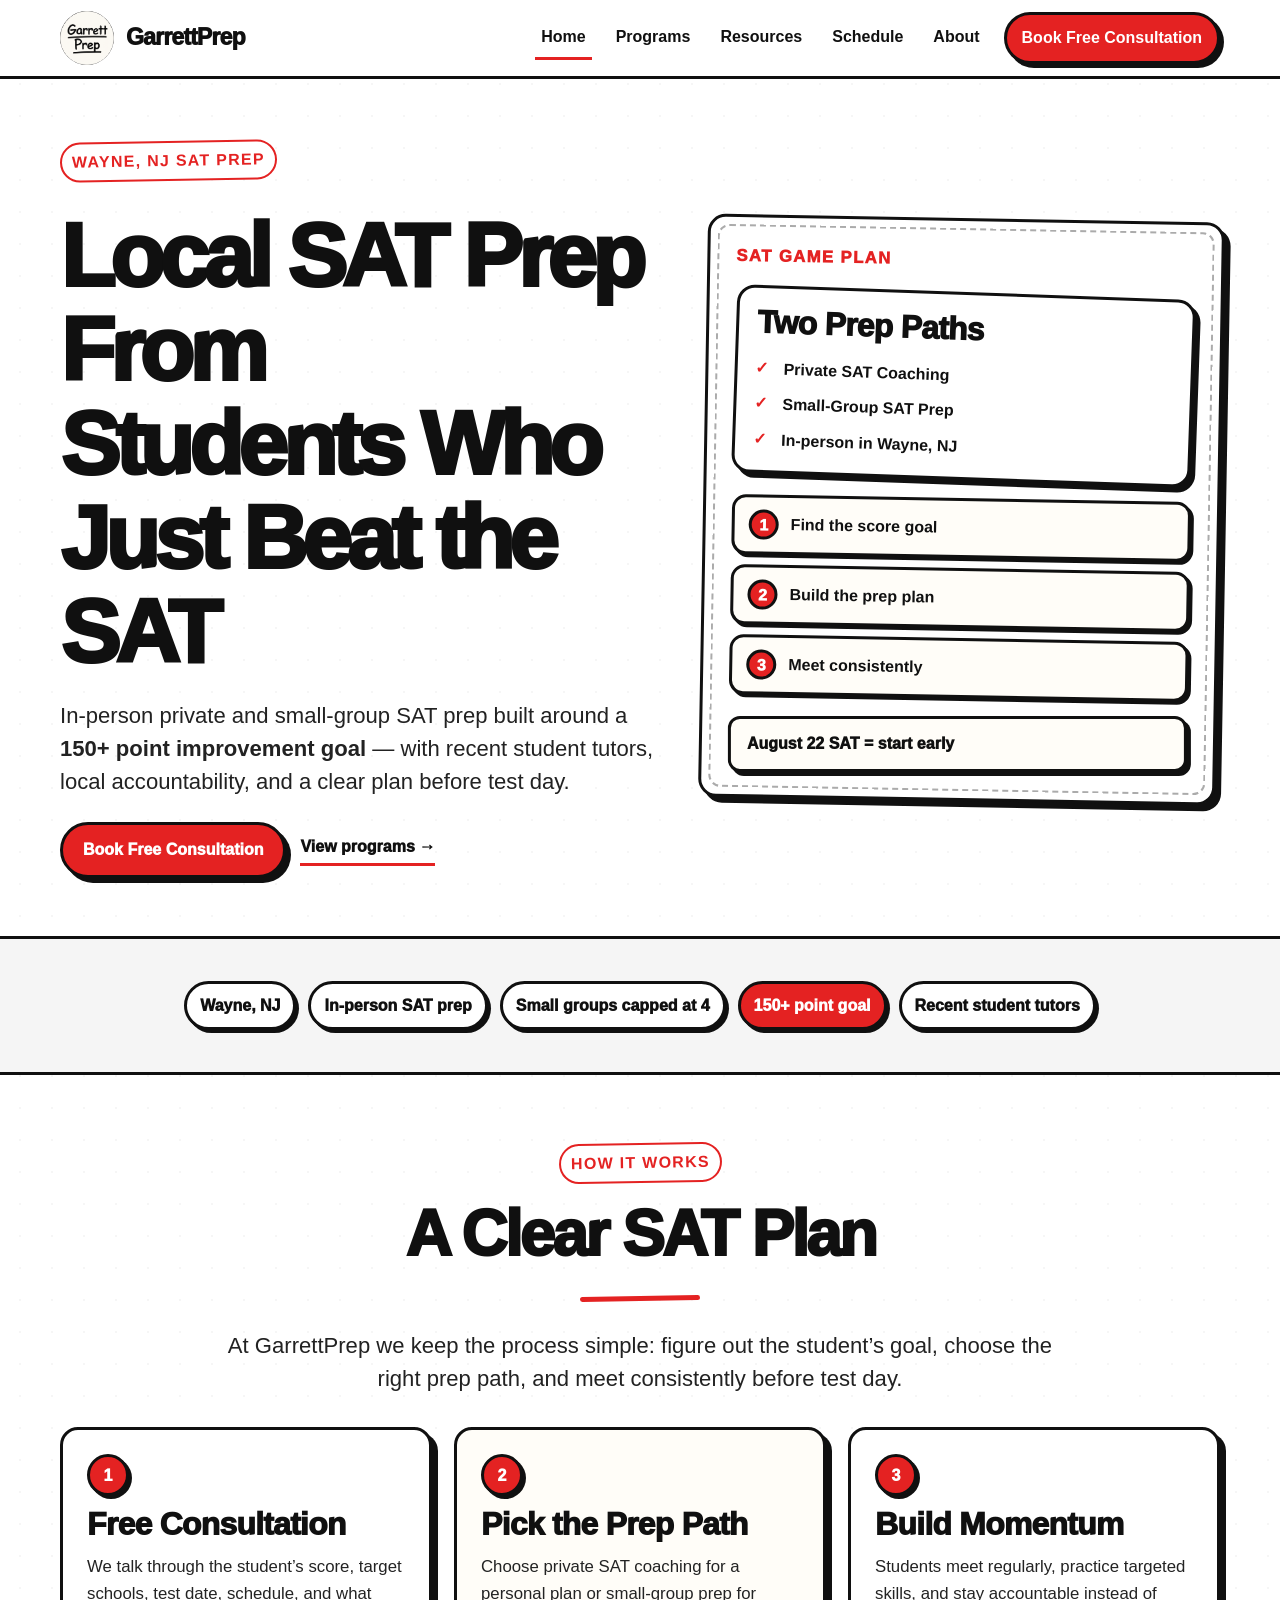
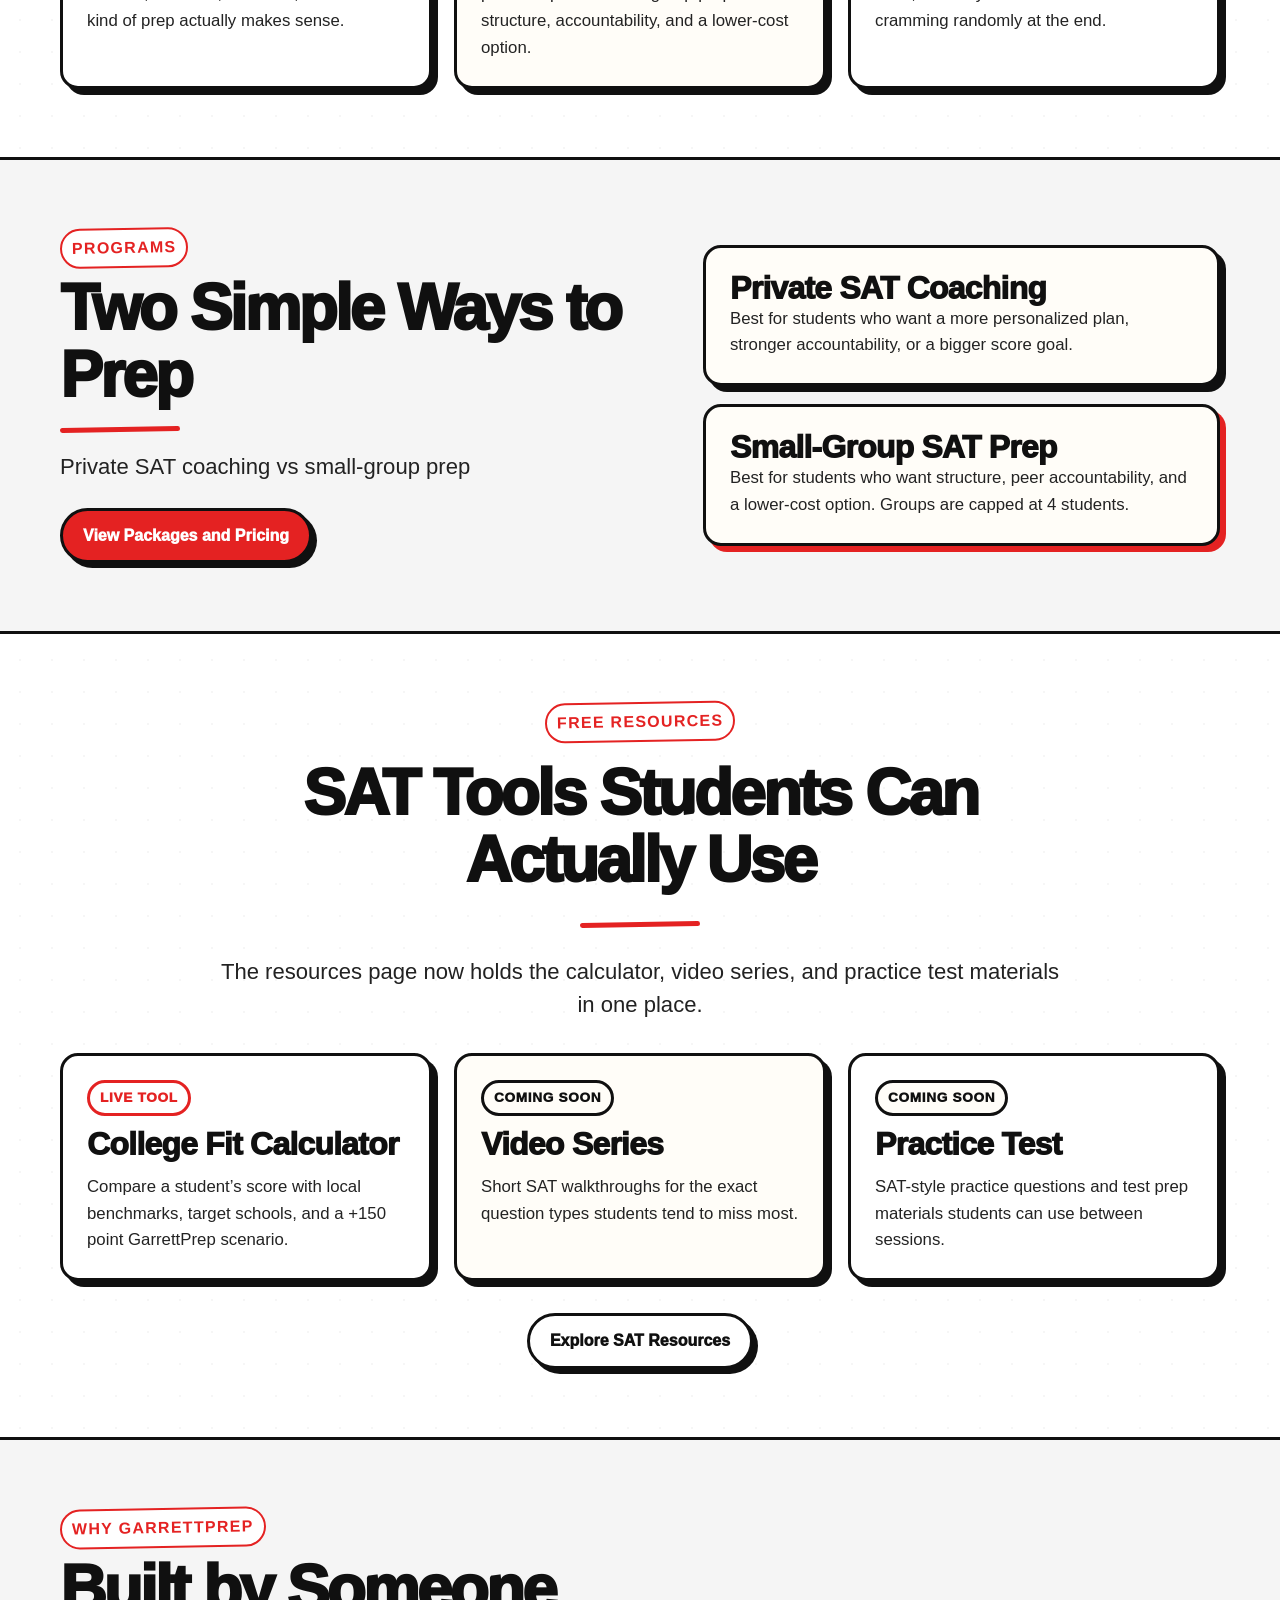
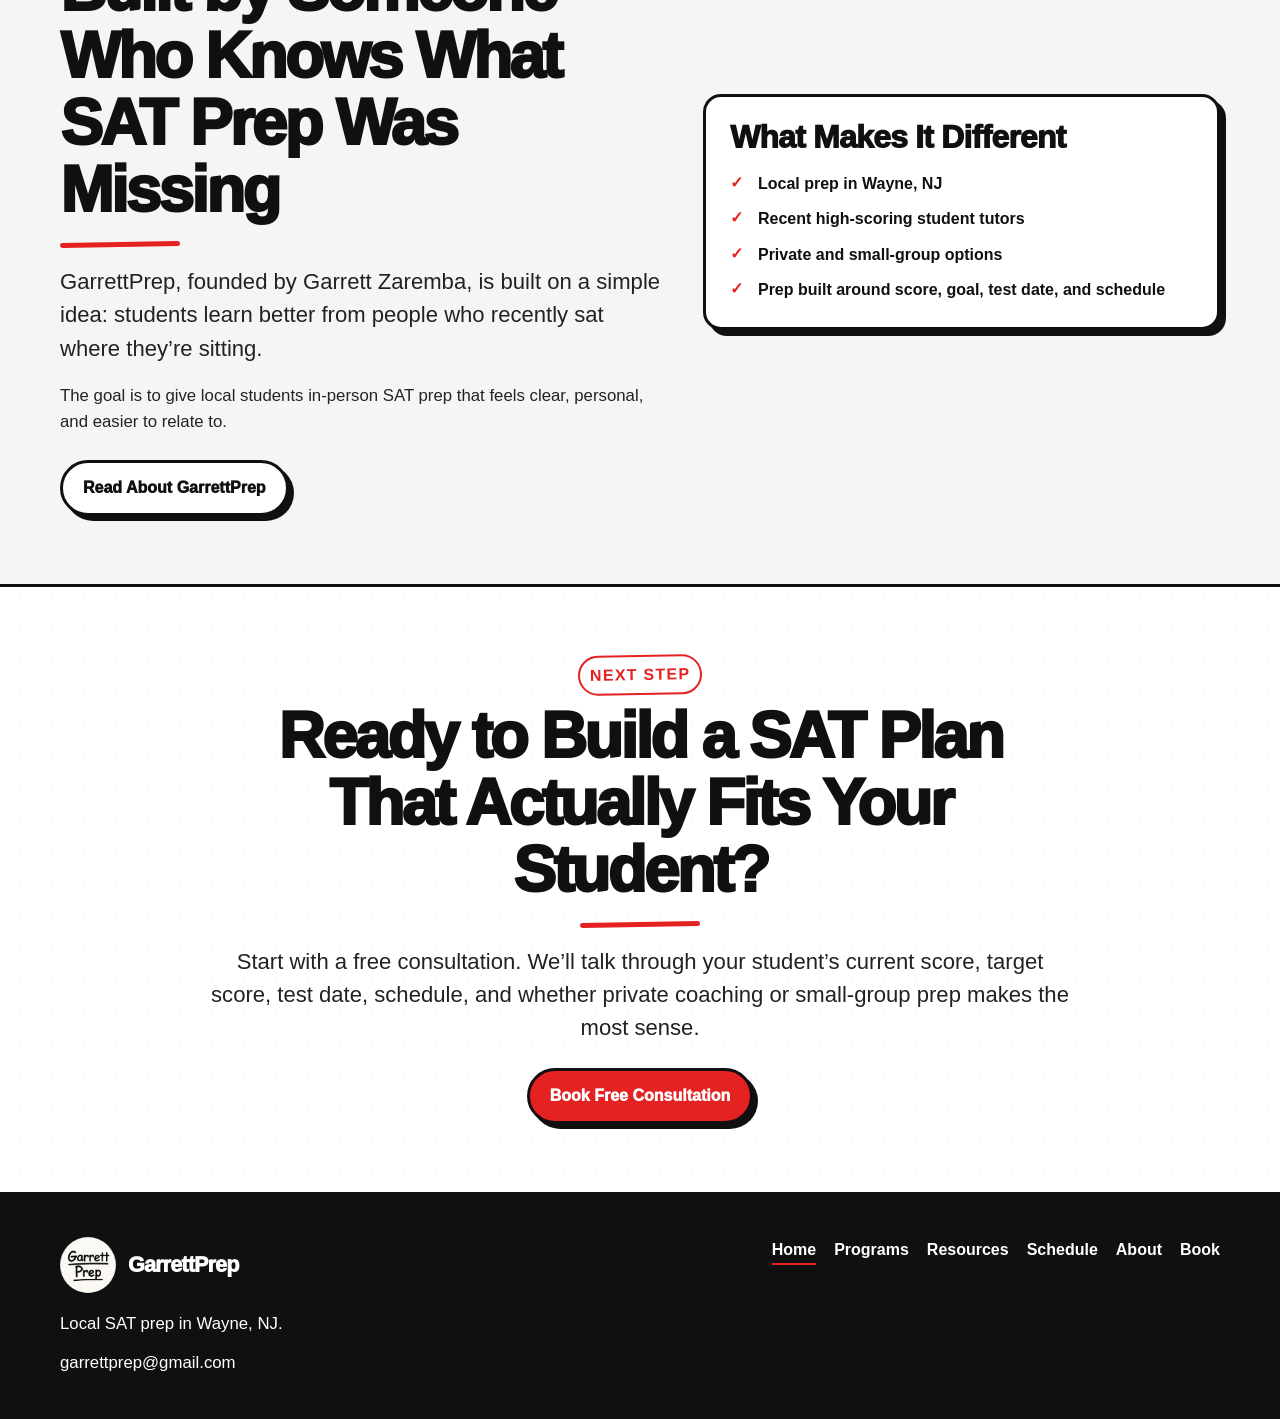
<file: index.html>
<!DOCTYPE html>
<html lang="en">
<head>
  <meta charset="UTF-8" />
  <meta name="viewport" content="width=device-width, initial-scale=1.0" />

  <title>GarrettPrep | Local SAT Prep in Wayne, NJ</title>
  <meta
    name="description"
    content="Local SAT prep in Wayne, NJ from students who just beat the SAT. In-person private and small-group SAT prep built around a 150+ point improvement goal."
  />

  <link rel="icon" type="image/png" href="favicon.png" />
  <link rel="stylesheet" href="styles.css" />
</head>

<body>
  <div class="page">
    <header class="site-header has-mobile-menu">
      <div class="container nav">
        <a class="brand" href="index.html" aria-label="GarrettPrep home">
          <img src="images/Garrettprep whiteboard logo.png" alt="GarrettPrep logo" />
          <span>GarrettPrep</span>
        </a>

        <button
          class="mobile-nav-toggle"
          type="button"
          aria-label="Open navigation menu"
          aria-controls="primary-navigation"
          aria-expanded="false"
        >
          ☰
        </button>

        <nav id="primary-navigation" class="nav-links" aria-label="Main navigation">
          <a href="index.html">Home</a>
          <a href="programs.html">Programs</a>
          <a href="resources.html">Resources</a>
          <a href="summer.html">Schedule</a>
          <a href="about.html">About</a>
          <a class="nav-cta" href="book.html">Book Free Consultation</a>
        </nav>
      </div>
    </header>

    <main>
      <section class="opening">
        <div class="container grid-2">
          <div class="opening-copy">
            <span class="eyebrow">Wayne, NJ SAT Prep</span>

            <h1>
              Local SAT Prep From
              <span class="marker-underline">Students Who Just Beat the SAT</span>
            </h1>

            <p class="lead">
              In-person private and small-group SAT prep built around a
              <strong>150+ point improvement goal</strong> — with recent student tutors,
              local accountability, and a clear plan before test day.
            </p>

            <div class="btn-row hero-actions">
              <a class="btn btn-primary" href="book.html">Book Free Consultation</a>
              <a class="text-link" href="programs.html">View programs →</a>
            </div>
          </div>

          <div class="hero-board sketch">
            <p class="doodle-small">SAT Game Plan</p>

            <div class="score-card rotate-right">
              <h3>Two Prep Paths</h3>
              <ul class="card-list">
                <li>Private SAT Coaching</li>
                <li>Small-Group SAT Prep</li>
                <li>In-person in Wayne, NJ</li>
              </ul>
            </div>

            <div class="mini-plan-grid">
              <div class="mini-plan">
                <span>1</span>
                <strong>Find the score goal</strong>
              </div>
              <div class="mini-plan">
                <span>2</span>
                <strong>Build the prep plan</strong>
              </div>
              <div class="mini-plan">
                <span>3</span>
                <strong>Meet consistently</strong>
              </div>
            </div>

            <div class="note">August 22 SAT = start early</div>
          </div>
        </div>
      </section>

      <section class="section-tight section-gray">
        <div class="container">
          <div class="cred-strip">
            <span class="badge">Wayne, NJ</span>
            <span class="badge">In-person SAT prep</span>
            <span class="badge">Small groups capped at 4</span>
            <span class="badge badge-red">150+ point goal</span>
            <span class="badge">Recent student tutors</span>
          </div>
        </div>
      </section>

      <section class="section">
        <div class="container">
          <div class="section-header center max-860 mx-auto">
            <span class="eyebrow">How It Works</span>
            <h2>A Clear SAT Plan</h2>
            <div class="kicker-line centered"></div>
            <p class="lead">
              At GarrettPrep we keep the process simple: figure out the student’s goal,
              choose the right prep path, and meet consistently before test day.
            </p>
          </div>

          <div class="grid-3 mt-32">
            <article class="card feature-card">
              <div class="feature-number">1</div>
              <h3>Free Consultation</h3>
              <p>
                We talk through the student’s score, target schools, test date, schedule,
                and what kind of prep actually makes sense.
              </p>
            </article>

            <article class="card feature-card card-soft">
              <div class="feature-number">2</div>
              <h3>Pick the Prep Path</h3>
              <p>
                Choose private SAT coaching for a personal plan or small-group prep for
                structure, accountability, and a lower-cost option.
              </p>
            </article>

            <article class="card feature-card">
              <div class="feature-number">3</div>
              <h3>Build Momentum</h3>
              <p>
                Students meet regularly, practice targeted skills, and stay accountable
                instead of cramming randomly at the end.
              </p>
            </article>
          </div>
        </div>
      </section>

      <section class="section section-gray">
        <div class="container">
          <div class="grid-2">
            <div>
              <span class="eyebrow">Programs</span>
              <h2>Two Simple Ways to Prep</h2>
              <div class="kicker-line"></div>
              <p class="lead">
                Private SAT coaching vs small-group prep
              </p>

              <div class="btn-row mt-24">
                <a class="btn btn-primary" href="programs.html">View Packages and Pricing</a>
              </div>
            </div>

            <div class="stack">
              <article class="card card-soft">
                <h3>Private SAT Coaching</h3>
                <p>
                  Best for students who want a more personalized plan, stronger
                  accountability, or a bigger score goal.
                </p>
              </article>

              <article class="card card-soft card-red">
                <h3>Small-Group SAT Prep</h3>
                <p>
                  Best for students who want structure, peer accountability, and a
                  lower-cost option. Groups are capped at 4 students.
                </p>
              </article>
            </div>
          </div>
        </div>
      </section>

      <section class="section">
        <div class="container">
          <div class="section-header center max-860 mx-auto">
            <span class="eyebrow">Free Resources</span>
            <h2>SAT Tools Students Can Actually Use</h2>
            <div class="kicker-line centered"></div>
            <p class="lead">
              The resources page now holds the calculator, video series, and practice
              test materials in one place.
            </p>
          </div>

          <div class="grid-3 mt-32 resource-preview-grid">
            <article class="card resource-card">
              <span class="resource-tag">Live Tool</span>
              <h3>College Fit Calculator</h3>
              <p>
                Compare a student’s score with local benchmarks, target schools,
                and a +150 point GarrettPrep scenario.
              </p>
            </article>

            <article class="card resource-card card-soft">
              <span class="resource-tag muted">Coming Soon</span>
              <h3>Video Series</h3>
              <p>
                Short SAT walkthroughs for the exact question types students tend
                to miss most.
              </p>
            </article>

            <article class="card resource-card">
              <span class="resource-tag muted">Coming Soon</span>
              <h3>Practice Test</h3>
              <p>
                SAT-style practice questions and test prep materials students can
                use between sessions.
              </p>
            </article>
          </div>

          <div class="btn-row mt-32 center-row">
            <a class="btn" href="resources.html">Explore SAT Resources</a>
          </div>
        </div>
      </section>

      <section class="section section-gray">
        <div class="container grid-2">
          <div>
            <span class="eyebrow">Why GarrettPrep</span>
            <h2>Built by Someone Who Knows What SAT Prep Was Missing</h2>
            <div class="kicker-line"></div>
            <p class="lead">
              GarrettPrep, founded by Garrett Zaremba, is built on a simple idea: students learn better from people
              who recently sat where they’re sitting.
            </p>

            <p class="mt-18">
              The goal is to give local students in-person SAT prep that feels clear,
              personal, and easier to relate to.
            </p>

            <div class="btn-row mt-24">
              <a class="btn" href="about.html">Read About GarrettPrep</a>
            </div>
          </div>

          <div class="card">
            <h3>What Makes It Different</h3>
            <ul class="card-list">
              <li>Local prep in Wayne, NJ</li>
              <li>Recent high-scoring student tutors</li>
              <li>Private and small-group options</li>
              <li>Prep built around score, goal, test date, and schedule</li>
            </ul>
          </div>
        </div>
      </section>

      <section class="section">
        <div class="container center">
          <div class="max-860 mx-auto">
            <span class="eyebrow">Next Step</span>
            <h2>Ready to Build a SAT Plan That Actually Fits Your Student?</h2>
            <div class="kicker-line centered"></div>
            <p class="lead">
              Start with a free consultation. We’ll talk through your student’s current
              score, target score, test date, schedule, and whether private coaching or
              small-group prep makes the most sense.
            </p>

            <div class="btn-row mt-24 center-row">
              <a class="btn btn-primary" href="book.html">Book Free Consultation</a>
            </div>
          </div>
        </div>
      </section>
    </main>

    <footer class="site-footer">
      <div class="container footer-grid">
        <div class="footer-copy">
          <div class="footer-brand">
            <img src="images/Garrettprep whiteboard logo.png" alt="GarrettPrep logo" />
            <span>GarrettPrep</span>
          </div>
          <p class="mt-18">Local SAT prep in Wayne, NJ.</p>
          <p class="mt-12">
            <a href="mailto:garrettprep@gmail.com">garrettprep@gmail.com</a>
          </p>
        </div>

        <nav class="footer-links" aria-label="Footer navigation">
          <a href="index.html">Home</a>
          <a href="programs.html">Programs</a>
          <a href="resources.html">Resources</a>
          <a href="summer.html">Schedule</a>
          <a href="about.html">About</a>
          <a href="book.html">Book</a>
        </nav>
      </div>
    </footer>
  </div>

  <script src="script.js"></script>
</body>
</html>
</file>
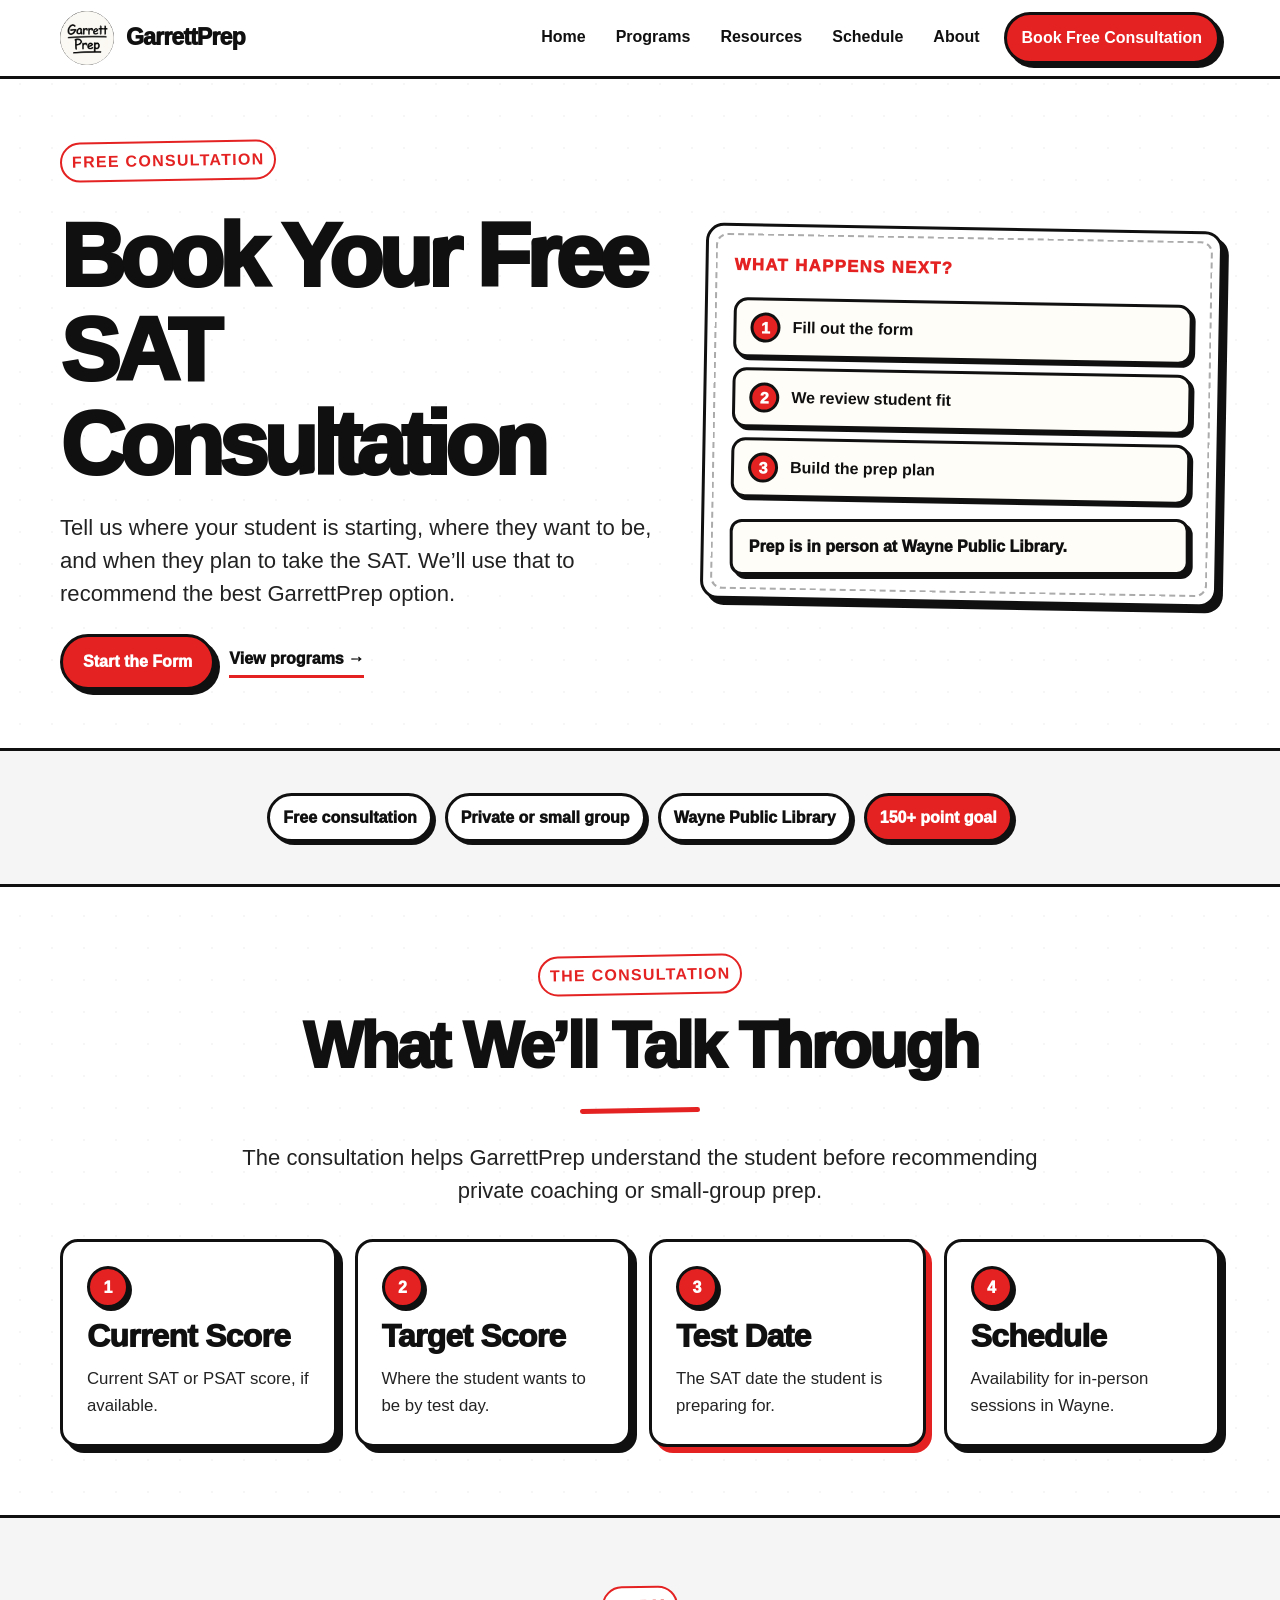
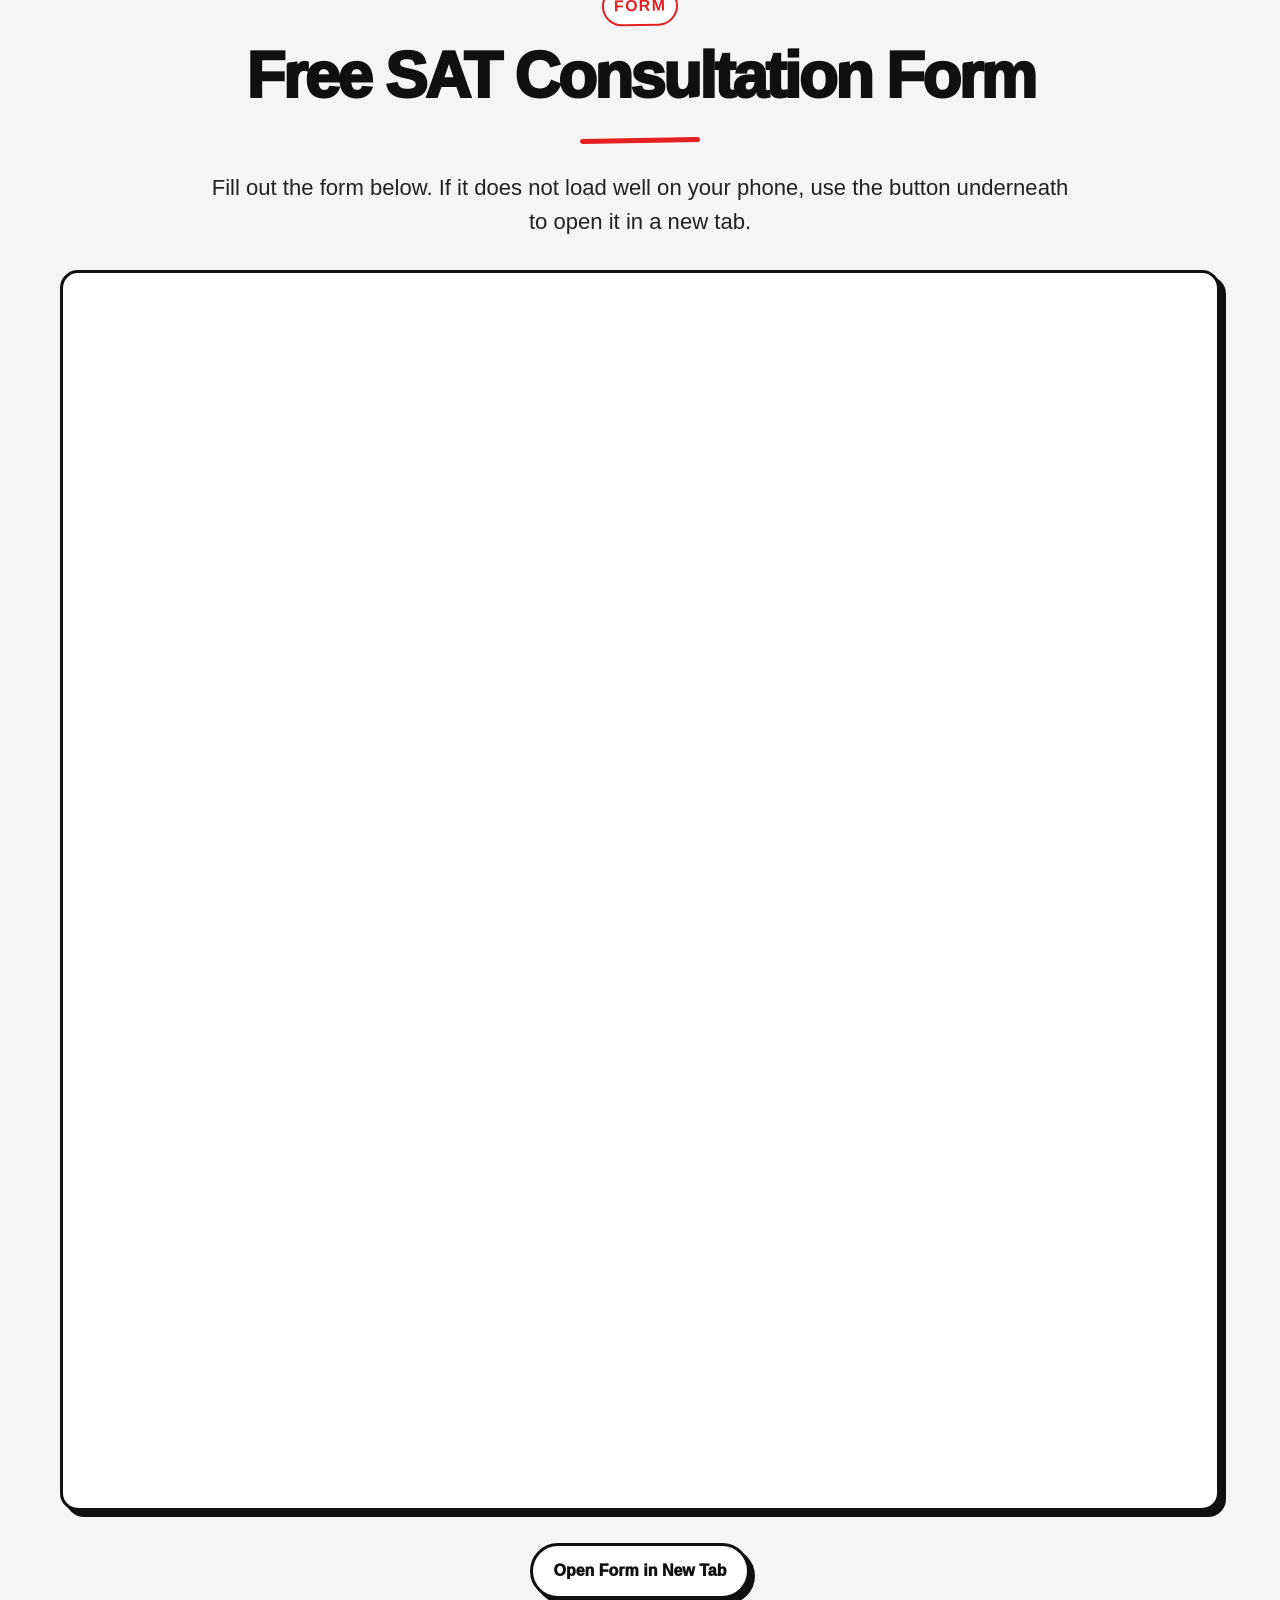
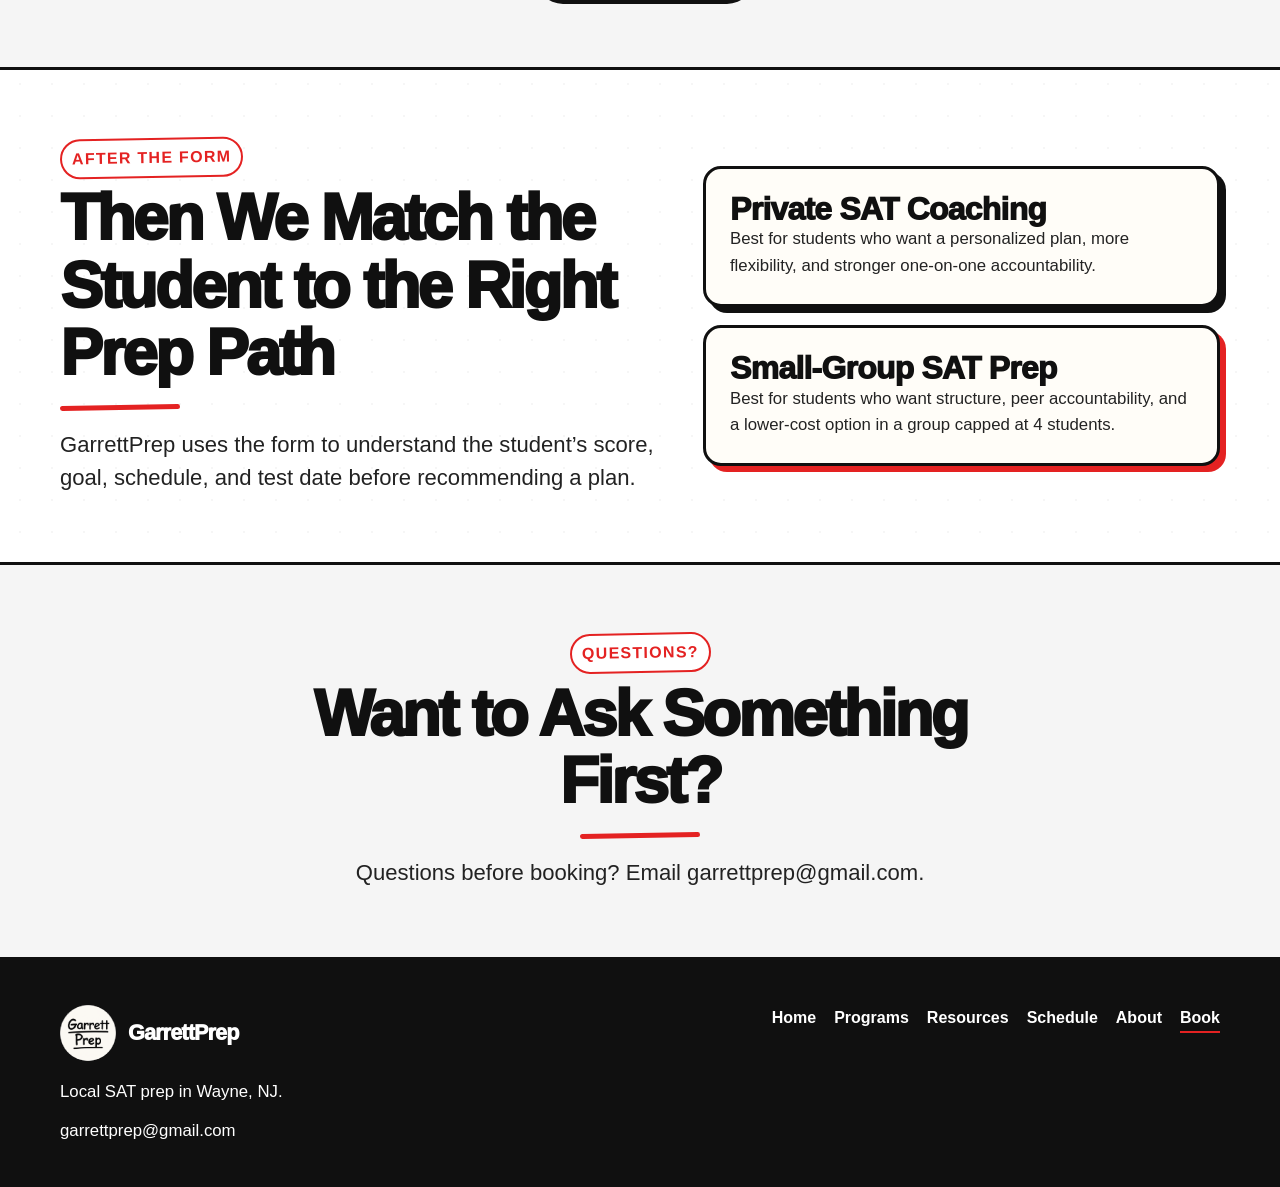
<file: book.html>
<!DOCTYPE html>
<html lang="en">
<head>
  <meta charset="UTF-8" />
  <meta name="viewport" content="width=device-width, initial-scale=1.0" />

  <title>Book Free Consultation | GarrettPrep</title>
  <meta
    name="description"
    content="Book a free SAT consultation with GarrettPrep. In-person SAT prep in Wayne, NJ at Wayne Public Library."
  />

  <link rel="icon" type="image/png" href="favicon.png" />
  <link rel="stylesheet" href="styles.css" />
</head>

<body>
  <div class="page">
    <header class="site-header has-mobile-menu">
      <div class="container nav">
        <a class="brand" href="index.html" aria-label="GarrettPrep home">
          <img src="images/Garrettprep whiteboard logo.png" alt="GarrettPrep logo" />
          <span>GarrettPrep</span>
        </a>

        <button
          class="mobile-nav-toggle"
          type="button"
          aria-label="Open navigation menu"
          aria-controls="primary-navigation"
          aria-expanded="false"
        >
          ☰
        </button>

        <nav id="primary-navigation" class="nav-links" aria-label="Main navigation">
          <a href="index.html">Home</a>
          <a href="programs.html">Programs</a>
          <a href="resources.html">Resources</a>
          <a href="summer.html">Schedule</a>
          <a href="about.html">About</a>
          <a class="nav-cta" href="book.html">Book Free Consultation</a>
        </nav>
      </div>
    </header>

    <main>
      <section class="opening">
        <div class="container grid-2">
          <div class="opening-copy">
            <span class="eyebrow">Free Consultation</span>

            <h1>
              Book Your Free
              <span class="marker-underline">SAT Consultation</span>
            </h1>

            <p class="lead">
              Tell us where your student is starting, where they want to be, and when
              they plan to take the SAT. We’ll use that to recommend the best GarrettPrep
              option.
            </p>

            <div class="btn-row hero-actions">
              <a class="btn btn-primary" href="#consultation-form">Start the Form</a>
              <a class="text-link" href="programs.html">View programs →</a>
            </div>
          </div>

          <div class="hero-board sketch">
            <p class="doodle-small">What Happens Next?</p>

            <div class="mini-plan-grid">
              <div class="mini-plan">
                <span>1</span>
                <strong>Fill out the form</strong>
              </div>

              <div class="mini-plan">
                <span>2</span>
                <strong>We review student fit</strong>
              </div>

              <div class="mini-plan">
                <span>3</span>
                <strong>Build the prep plan</strong>
              </div>
            </div>

            <div class="note">Prep is in person at Wayne Public Library.</div>
          </div>
        </div>
      </section>

      <section class="section-tight section-gray">
        <div class="container">
          <div class="cred-strip">
            <span class="badge">Free consultation</span>
            <span class="badge">Private or small group</span>
            <span class="badge">Wayne Public Library</span>
            <span class="badge badge-red">150+ point goal</span>
          </div>
        </div>
      </section>

      <section class="section">
        <div class="container">
          <div class="section-header center max-860 mx-auto">
            <span class="eyebrow">The Consultation</span>

            <h2>What We’ll Talk Through</h2>

            <div class="kicker-line centered"></div>

            <p class="lead">
              The consultation helps GarrettPrep understand the student before recommending
              private coaching or small-group prep.
            </p>
          </div>

          <div class="grid-4 mt-32">
            <article class="card feature-card">
              <div class="feature-number">1</div>
              <h3>Current Score</h3>
              <p>Current SAT or PSAT score, if available.</p>
            </article>

            <article class="card feature-card">
              <div class="feature-number">2</div>
              <h3>Target Score</h3>
              <p>Where the student wants to be by test day.</p>
            </article>

            <article class="card feature-card card-red">
              <div class="feature-number">3</div>
              <h3>Test Date</h3>
              <p>The SAT date the student is preparing for.</p>
            </article>

            <article class="card feature-card">
              <div class="feature-number">4</div>
              <h3>Schedule</h3>
              <p>Availability for in-person sessions in Wayne.</p>
            </article>
          </div>
        </div>
      </section>

      <section class="section section-gray" id="consultation-form">
        <div class="container">
          <div class="section-header center max-860 mx-auto">
            <span class="eyebrow">Form</span>

            <h2>Free SAT Consultation Form</h2>

            <div class="kicker-line centered"></div>

            <p class="lead">
              Fill out the form below. If it does not load well on your phone, use the
              button underneath to open it in a new tab.
            </p>
          </div>

          <div class="form-frame mt-32">
            <iframe
              src="https://docs.google.com/forms/d/e/1FAIpQLSdCRiqY0wB2ajp31U3PzeMW_NDI5Pg7QGSBgTXBtOM1qqHIqA/viewform?embedded=true"
              title="GarrettPrep Free SAT Consultation Form"
              loading="lazy"
            >
              Loading…
            </iframe>
          </div>

          <div class="btn-row mt-32 center-row">
            <a
              class="btn"
              href="https://docs.google.com/forms/d/e/1FAIpQLSdCRiqY0wB2ajp31U3PzeMW_NDI5Pg7QGSBgTXBtOM1qqHIqA/viewform?usp=dialog"
              target="_blank"
              rel="noopener noreferrer"
            >
              Open Form in New Tab
            </a>
          </div>
        </div>
      </section>

      <section class="section">
        <div class="container grid-2">
          <div>
            <span class="eyebrow">After the Form</span>

            <h2>Then We Match the Student to the Right Prep Path</h2>

            <div class="kicker-line"></div>

            <p class="lead">
              GarrettPrep uses the form to understand the student’s score, goal,
              schedule, and test date before recommending a plan.
            </p>
          </div>

          <div class="stack">
            <article class="card card-soft">
              <h3>Private SAT Coaching</h3>
              <p>
                Best for students who want a personalized plan, more flexibility,
                and stronger one-on-one accountability.
              </p>
            </article>

            <article class="card card-soft card-red">
              <h3>Small-Group SAT Prep</h3>
              <p>
                Best for students who want structure, peer accountability, and a
                lower-cost option in a group capped at 4 students.
              </p>
            </article>
          </div>
        </div>
      </section>

      <section class="section section-gray">
        <div class="container center">
          <div class="max-760 mx-auto">
            <span class="eyebrow">Questions?</span>

            <h2>Want to Ask Something First?</h2>

            <div class="kicker-line centered"></div>

            <p class="lead">
              Questions before booking? Email
              <a class="marker-underline" href="mailto:garrettprep@gmail.com">garrettprep@gmail.com</a>.
            </p>
          </div>
        </div>
      </section>
    </main>

    <footer class="site-footer">
      <div class="container footer-grid">
        <div class="footer-copy">
          <div class="footer-brand">
            <img src="images/Garrettprep whiteboard logo.png" alt="GarrettPrep logo" />
            <span>GarrettPrep</span>
          </div>

          <p class="mt-18">Local SAT prep in Wayne, NJ.</p>

          <p class="mt-12">
            <a href="mailto:garrettprep@gmail.com">garrettprep@gmail.com</a>
          </p>
        </div>

        <nav class="footer-links" aria-label="Footer navigation">
          <a href="index.html">Home</a>
          <a href="programs.html">Programs</a>
          <a href="resources.html">Resources</a>
          <a href="summer.html">Schedule</a>
          <a href="about.html">About</a>
          <a href="book.html">Book</a>
        </nav>
      </div>
    </footer>
  </div>

  <script src="script.js"></script>
</body>
</html>
</file>
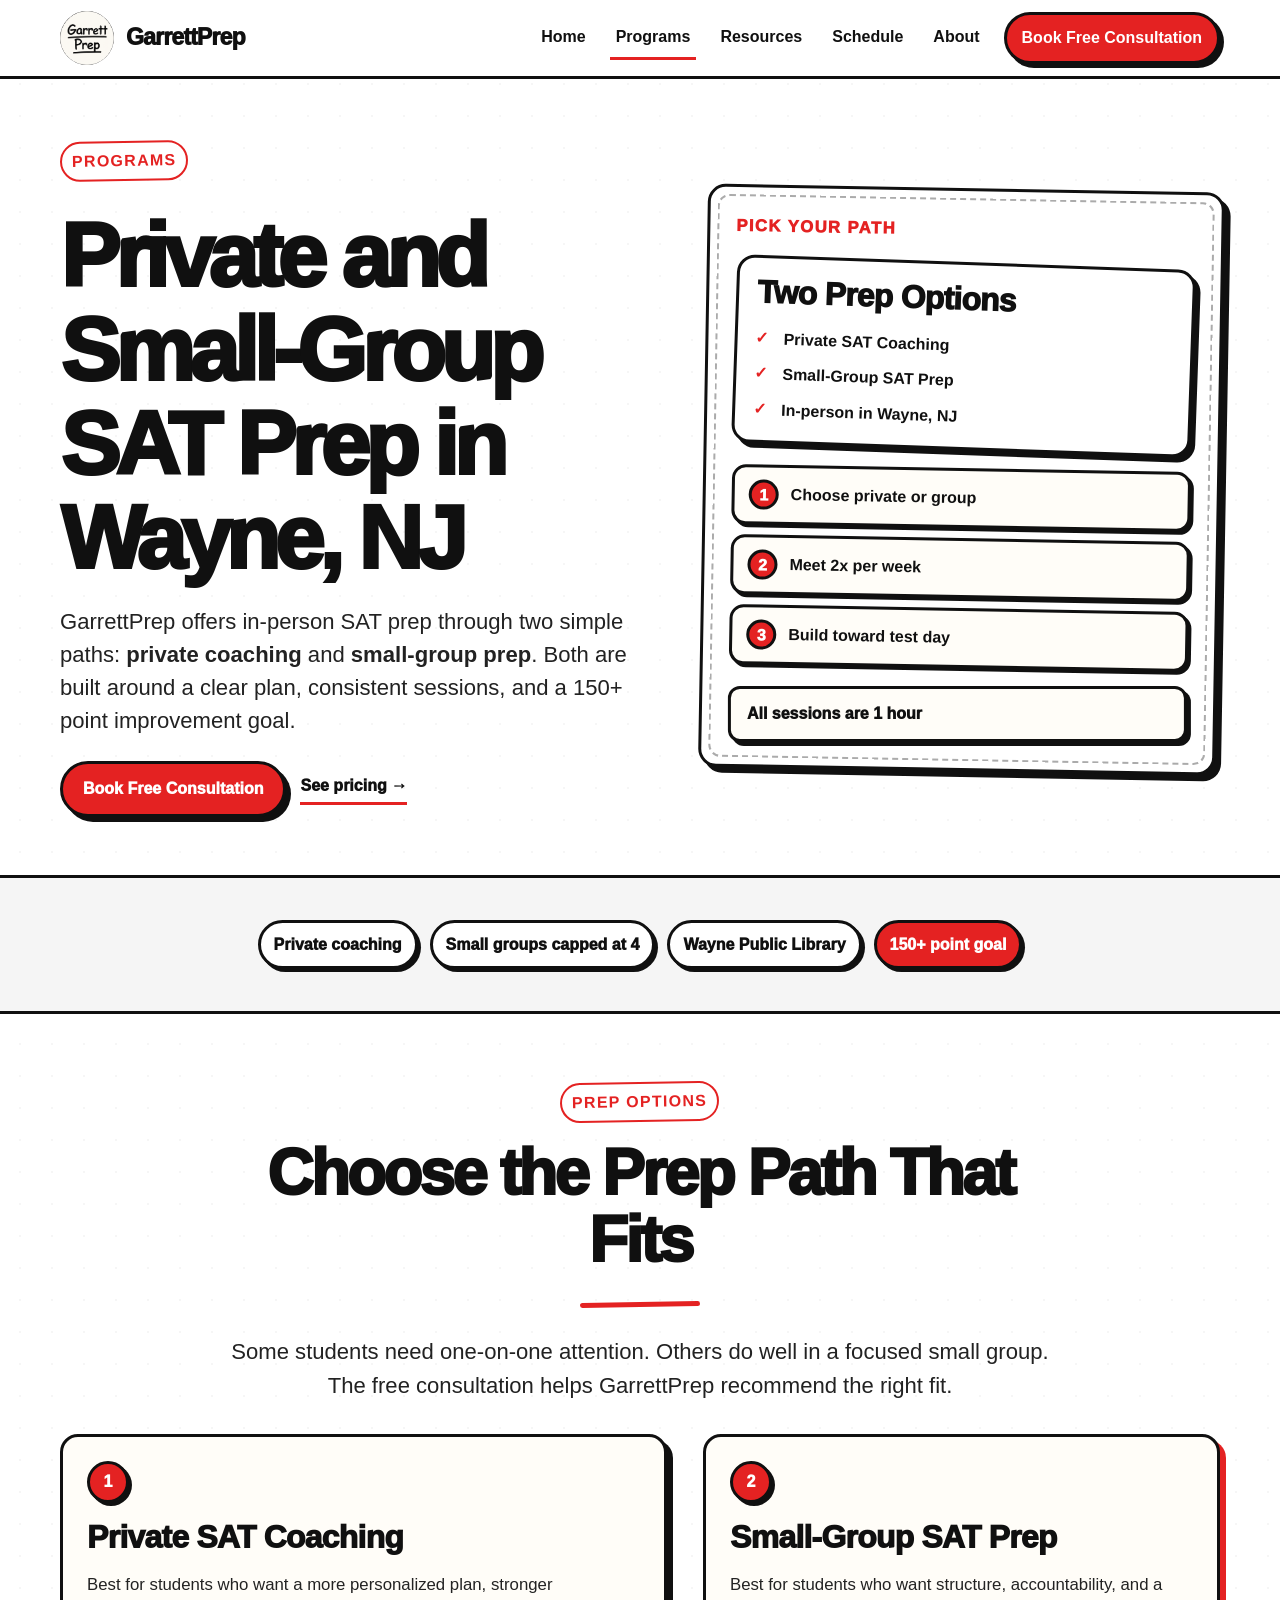
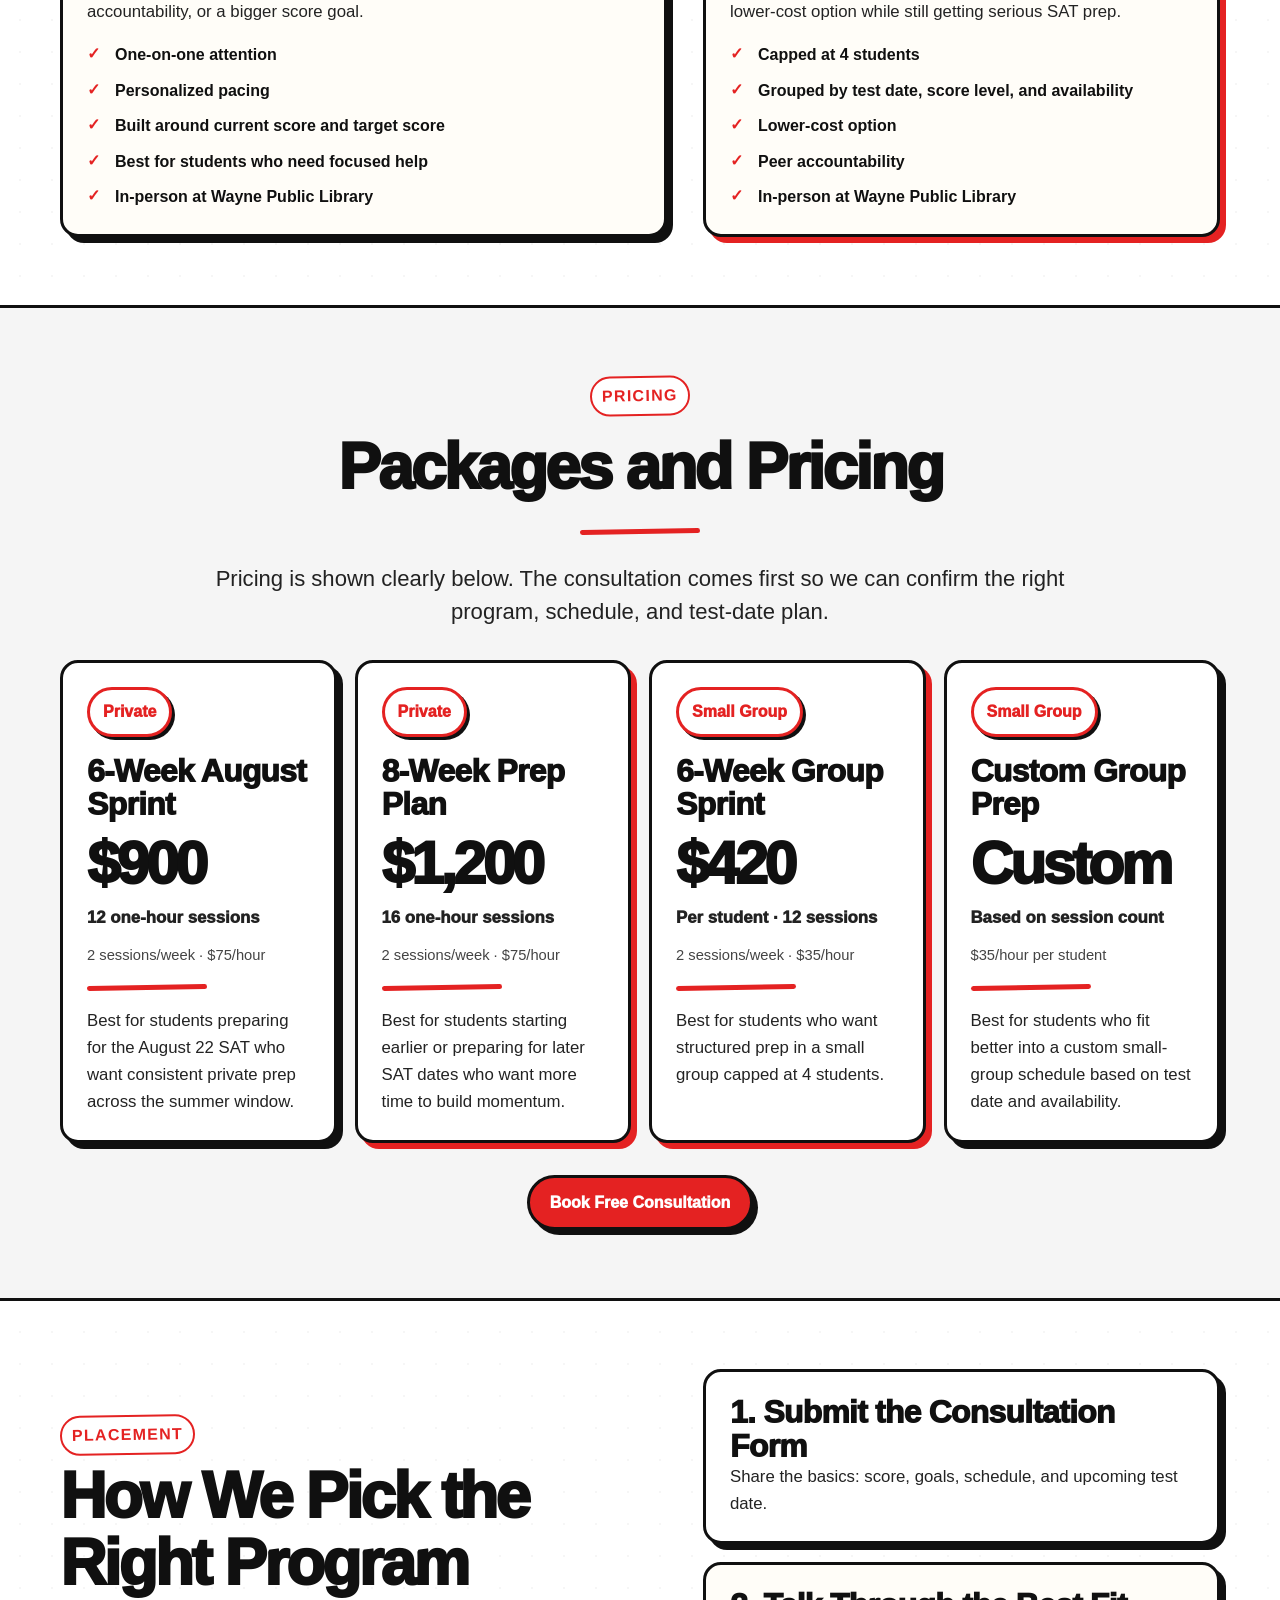
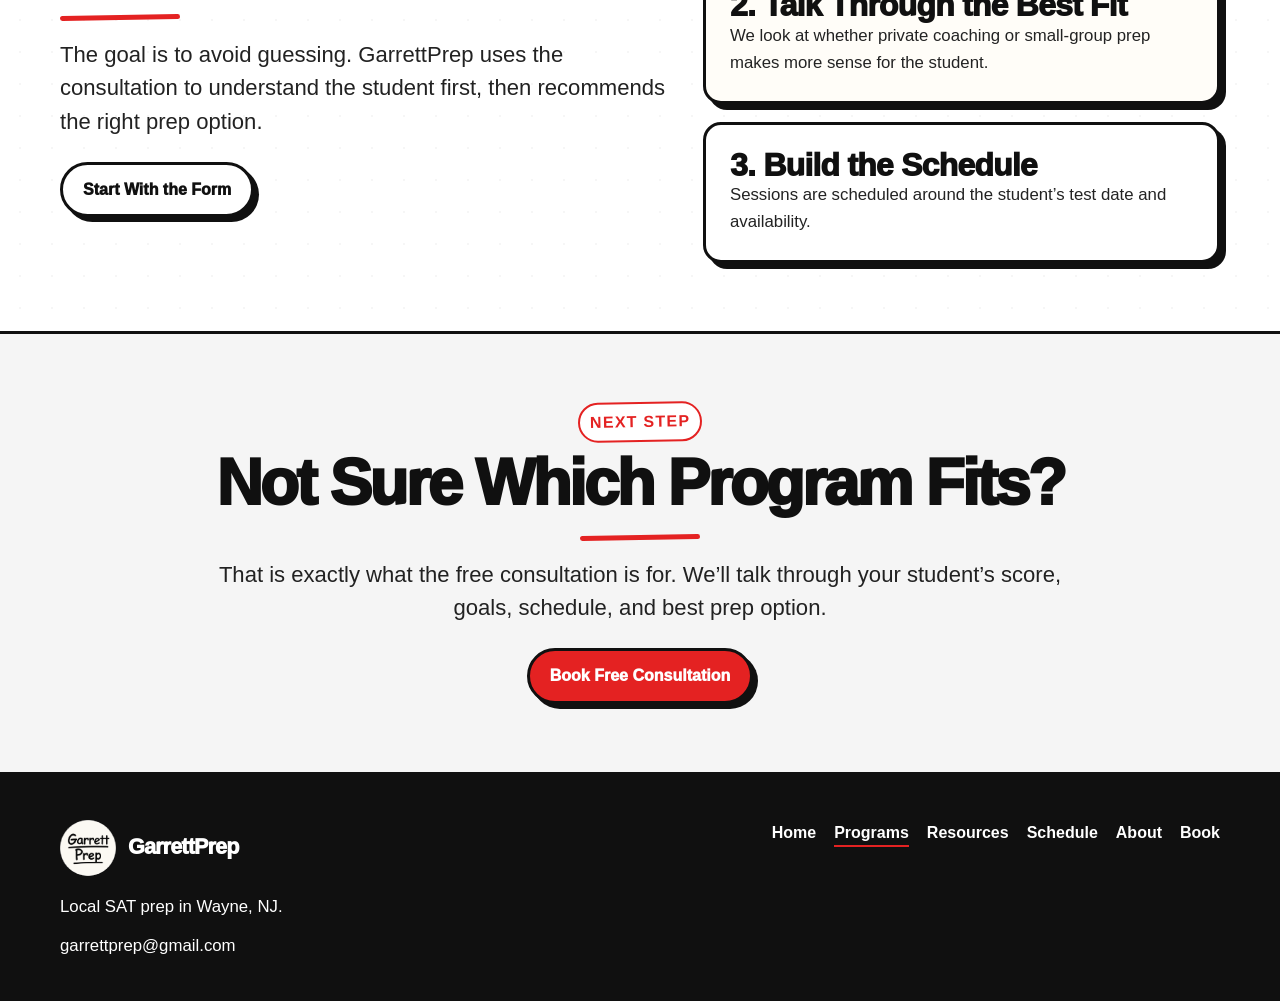
<file: programs.html>
<!DOCTYPE html>
<html lang="en">
<head>
  <meta charset="UTF-8" />
  <meta name="viewport" content="width=device-width, initial-scale=1.0" />

  <title>Programs | GarrettPrep</title>
  <meta
    name="description"
    content="Private SAT coaching and small-group SAT prep in Wayne, NJ at Wayne Public Library. See GarrettPrep packages and pricing."
  />

  <link rel="icon" type="image/png" href="favicon.png" />
  <link rel="stylesheet" href="styles.css" />
</head>

<body>
  <div class="page">
    <header class="site-header has-mobile-menu">
      <div class="container nav">
        <a class="brand" href="index.html" aria-label="GarrettPrep home">
          <img src="images/Garrettprep whiteboard logo.png" alt="GarrettPrep logo" />
          <span>GarrettPrep</span>
        </a>

        <button
          class="mobile-nav-toggle"
          type="button"
          aria-label="Open navigation menu"
          aria-controls="primary-navigation"
          aria-expanded="false"
        >
          ☰
        </button>

        <nav id="primary-navigation" class="nav-links" aria-label="Main navigation">
          <a href="index.html">Home</a>
          <a href="programs.html">Programs</a>
          <a href="resources.html">Resources</a>
          <a href="summer.html">Schedule</a>
          <a href="about.html">About</a>
          <a class="nav-cta" href="book.html">Book Free Consultation</a>
        </nav>
      </div>
    </header>

    <main>
      <section class="opening">
        <div class="container grid-2">
          <div class="opening-copy">
            <span class="eyebrow">Programs</span>

            <h1>
              Private and Small-Group SAT Prep in
              <span class="marker-underline">Wayne, NJ</span>
            </h1>

            <p class="lead">
              GarrettPrep offers in-person SAT prep through two simple paths:
              <strong>private coaching</strong> and <strong>small-group prep</strong>.
              Both are built around a clear plan, consistent sessions, and a
              150+ point improvement goal.
            </p>

            <div class="btn-row hero-actions">
              <a class="btn btn-primary" href="book.html">Book Free Consultation</a>
              <a class="text-link" href="#pricing">See pricing →</a>
            </div>
          </div>

          <div class="hero-board sketch">
            <p class="doodle-small">Pick Your Path</p>

            <div class="score-card rotate-right">
              <h3>Two Prep Options</h3>
              <ul class="card-list">
                <li>Private SAT Coaching</li>
                <li>Small-Group SAT Prep</li>
                <li>In-person in Wayne, NJ</li>
              </ul>
            </div>

            <div class="mini-plan-grid">
              <div class="mini-plan">
                <span>1</span>
                <strong>Choose private or group</strong>
              </div>

              <div class="mini-plan">
                <span>2</span>
                <strong>Meet 2x per week</strong>
              </div>

              <div class="mini-plan">
                <span>3</span>
                <strong>Build toward test day</strong>
              </div>
            </div>

            <div class="note">All sessions are 1 hour</div>
          </div>
        </div>
      </section>

      <section class="section-tight section-gray">
        <div class="container">
          <div class="cred-strip">
            <span class="badge">Private coaching</span>
            <span class="badge">Small groups capped at 4</span>
            <span class="badge">Wayne Public Library</span>
            <span class="badge badge-red">150+ point goal</span>
          </div>
        </div>
      </section>

      <section class="section">
        <div class="container">
          <div class="section-header center max-860 mx-auto">
            <span class="eyebrow">Prep Options</span>
            <h2>Choose the Prep Path That Fits</h2>
            <div class="kicker-line centered"></div>
            <p class="lead">
              Some students need one-on-one attention. Others do well in a focused
              small group. The free consultation helps GarrettPrep recommend the right fit.
            </p>
          </div>

          <div class="grid-2 mt-32">
            <article class="card card-soft">
              <div class="feature-number">1</div>

              <h3 class="mt-18">Private SAT Coaching</h3>

              <p class="mt-18">
                Best for students who want a more personalized plan, stronger
                accountability, or a bigger score goal.
              </p>

              <ul class="card-list">
                <li>One-on-one attention</li>
                <li>Personalized pacing</li>
                <li>Built around current score and target score</li>
                <li>Best for students who need focused help</li>
                <li>In-person at Wayne Public Library</li>
              </ul>
            </article>

            <article class="card card-soft card-red">
              <div class="feature-number">2</div>

              <h3 class="mt-18">Small-Group SAT Prep</h3>

              <p class="mt-18">
                Best for students who want structure, accountability, and a lower-cost
                option while still getting serious SAT prep.
              </p>

              <ul class="card-list">
                <li>Capped at 4 students</li>
                <li>Grouped by test date, score level, and availability</li>
                <li>Lower-cost option</li>
                <li>Peer accountability</li>
                <li>In-person at Wayne Public Library</li>
              </ul>
            </article>
          </div>
        </div>
      </section>

      <section class="section section-gray" id="pricing">
        <div class="container">
          <div class="section-header center max-860 mx-auto">
            <span class="eyebrow">Pricing</span>
            <h2>Packages and Pricing</h2>
            <div class="kicker-line centered"></div>
            <p class="lead">
              Pricing is shown clearly below. The consultation comes first so we can
              confirm the right program, schedule, and test-date plan.
            </p>
          </div>

          <div class="grid-4 mt-32">
            <article class="card">
              <span class="badge badge-outline-red">Private</span>

              <h3 class="mt-18">6-Week August Sprint</h3>

              <div class="price">$900</div>

              <p class="price-sub">12 one-hour sessions</p>
              <p class="small mt-12">2 sessions/week · $75/hour</p>

              <div class="kicker-line"></div>

              <p>
                Best for students preparing for the August 22 SAT who want consistent
                private prep across the summer window.
              </p>
            </article>

            <article class="card card-red">
              <span class="badge badge-outline-red">Private</span>

              <h3 class="mt-18">8-Week Prep Plan</h3>

              <div class="price">$1,200</div>

              <p class="price-sub">16 one-hour sessions</p>
              <p class="small mt-12">2 sessions/week · $75/hour</p>

              <div class="kicker-line"></div>

              <p>
                Best for students starting earlier or preparing for later SAT dates
                who want more time to build momentum.
              </p>
            </article>

            <article class="card card-red">
              <span class="badge badge-outline-red">Small Group</span>

              <h3 class="mt-18">6-Week Group Sprint</h3>

              <div class="price">$420</div>

              <p class="price-sub">Per student · 12 sessions</p>
              <p class="small mt-12">2 sessions/week · $35/hour</p>

              <div class="kicker-line"></div>

              <p>
                Best for students who want structured prep in a small group capped
                at 4 students.
              </p>
            </article>

            <article class="card">
              <span class="badge badge-outline-red">Small Group</span>

              <h3 class="mt-18">Custom Group Prep</h3>

              <div class="price">Custom</div>

              <p class="price-sub">Based on session count</p>
              <p class="small mt-12">$35/hour per student</p>

              <div class="kicker-line"></div>

              <p>
                Best for students who fit better into a custom small-group schedule
                based on test date and availability.
              </p>
            </article>
          </div>

          <div class="btn-row mt-32 center-row">
            <a class="btn btn-primary" href="book.html">Book Free Consultation</a>
          </div>
        </div>
      </section>

      <section class="section">
        <div class="container grid-2">
          <div>
            <span class="eyebrow">Placement</span>

            <h2>How We Pick the Right Program</h2>

            <div class="kicker-line"></div>

            <p class="lead">
              The goal is to avoid guessing. GarrettPrep uses the consultation to
              understand the student first, then recommends the right prep option.
            </p>

            <div class="btn-row mt-24">
              <a class="btn" href="book.html">Start With the Form</a>
            </div>
          </div>

          <div class="stack">
            <article class="card">
              <h3>1. Submit the Consultation Form</h3>
              <p>Share the basics: score, goals, schedule, and upcoming test date.</p>
            </article>

            <article class="card card-soft">
              <h3>2. Talk Through the Best Fit</h3>
              <p>
                We look at whether private coaching or small-group prep makes more
                sense for the student.
              </p>
            </article>

            <article class="card">
              <h3>3. Build the Schedule</h3>
              <p>
                Sessions are scheduled around the student’s test date and availability.
              </p>
            </article>
          </div>
        </div>
      </section>

      <section class="section section-gray">
        <div class="container center">
          <div class="max-860 mx-auto">
            <span class="eyebrow">Next Step</span>

            <h2>Not Sure Which Program Fits?</h2>

            <div class="kicker-line centered"></div>

            <p class="lead">
              That is exactly what the free consultation is for. We’ll talk through
              your student’s score, goals, schedule, and best prep option.
            </p>

            <div class="btn-row mt-24 center-row">
              <a class="btn btn-primary" href="book.html">Book Free Consultation</a>
            </div>
          </div>
        </div>
      </section>
    </main>

    <footer class="site-footer">
      <div class="container footer-grid">
        <div class="footer-copy">
          <div class="footer-brand">
            <img src="images/Garrettprep whiteboard logo.png" alt="GarrettPrep logo" />
            <span>GarrettPrep</span>
          </div>

          <p class="mt-18">Local SAT prep in Wayne, NJ.</p>

          <p class="mt-12">
            <a href="mailto:garrettprep@gmail.com">garrettprep@gmail.com</a>
          </p>
        </div>

        <nav class="footer-links" aria-label="Footer navigation">
          <a href="index.html">Home</a>
          <a href="programs.html">Programs</a>
          <a href="resources.html">Resources</a>
          <a href="summer.html">Schedule</a>
          <a href="about.html">About</a>
          <a href="book.html">Book</a>
        </nav>
      </div>
    </footer>
  </div>

  <script src="script.js"></script>
</body>
</html>
</file>
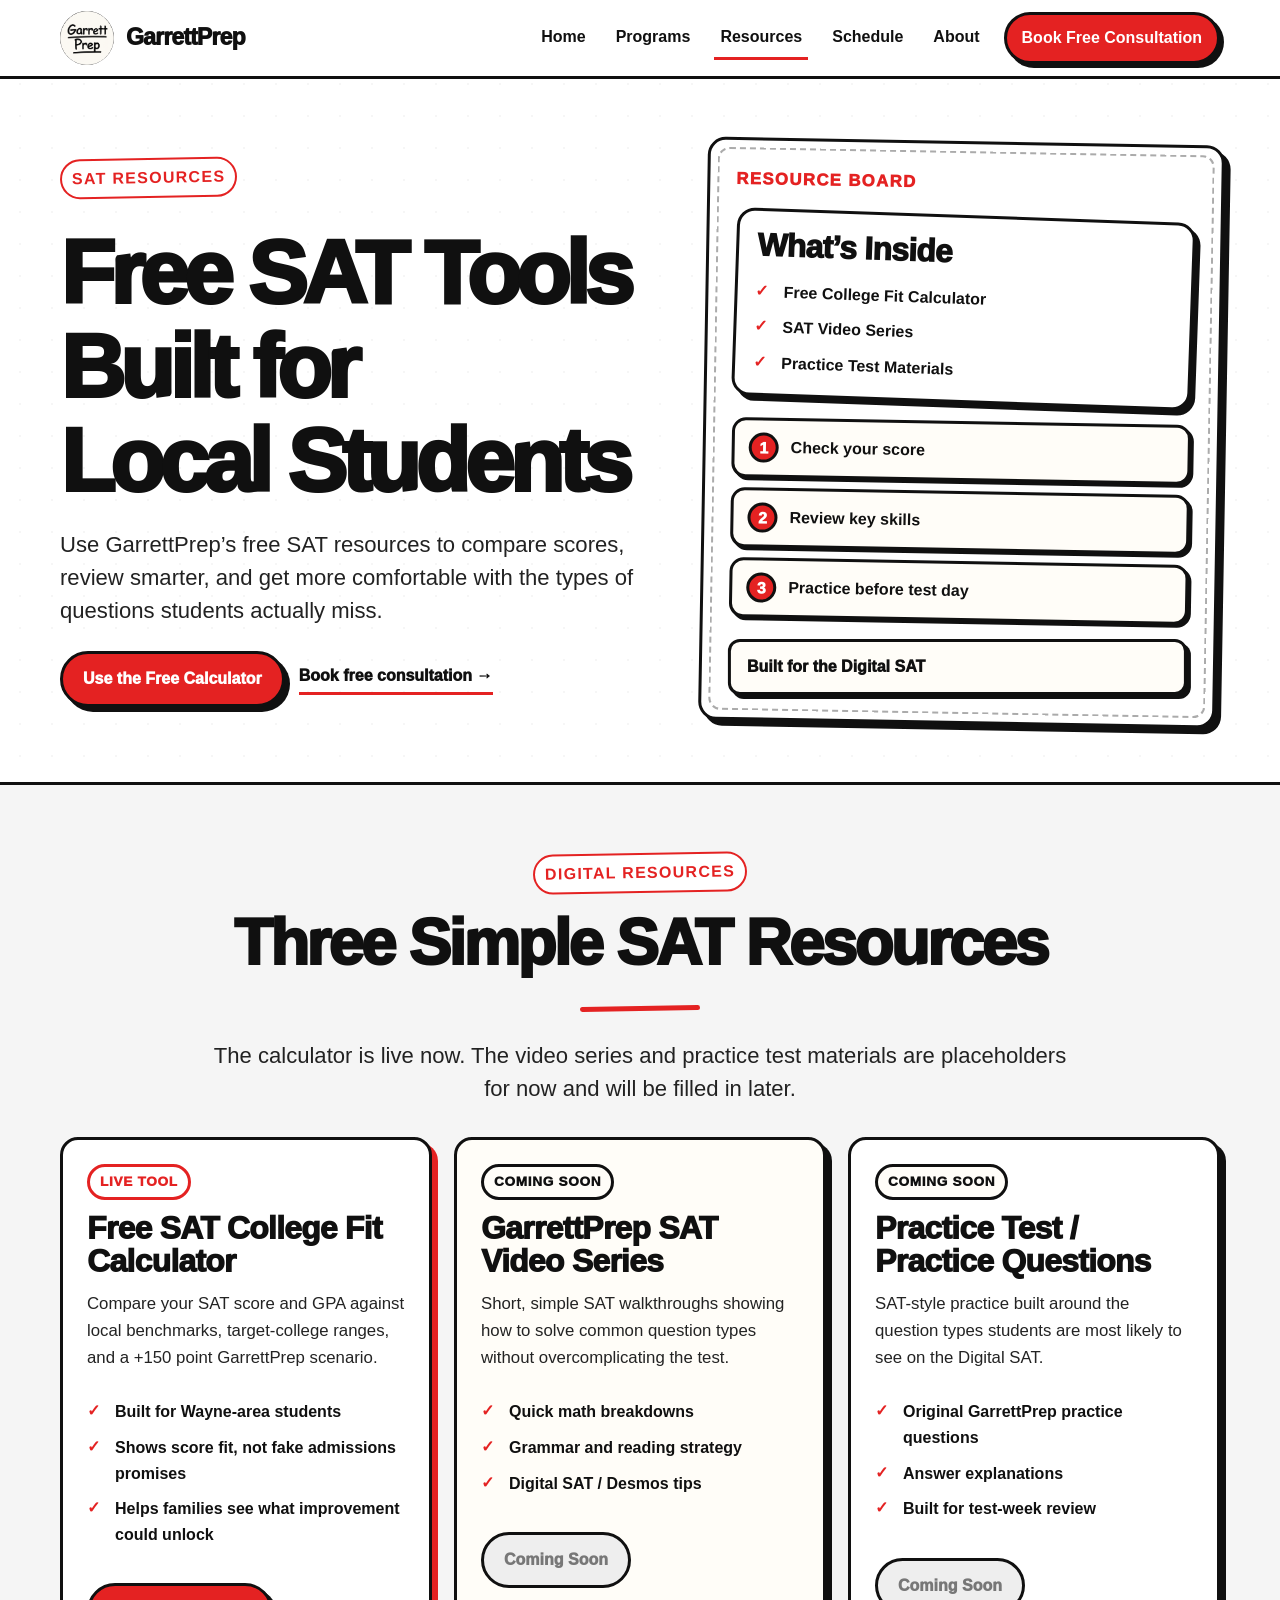
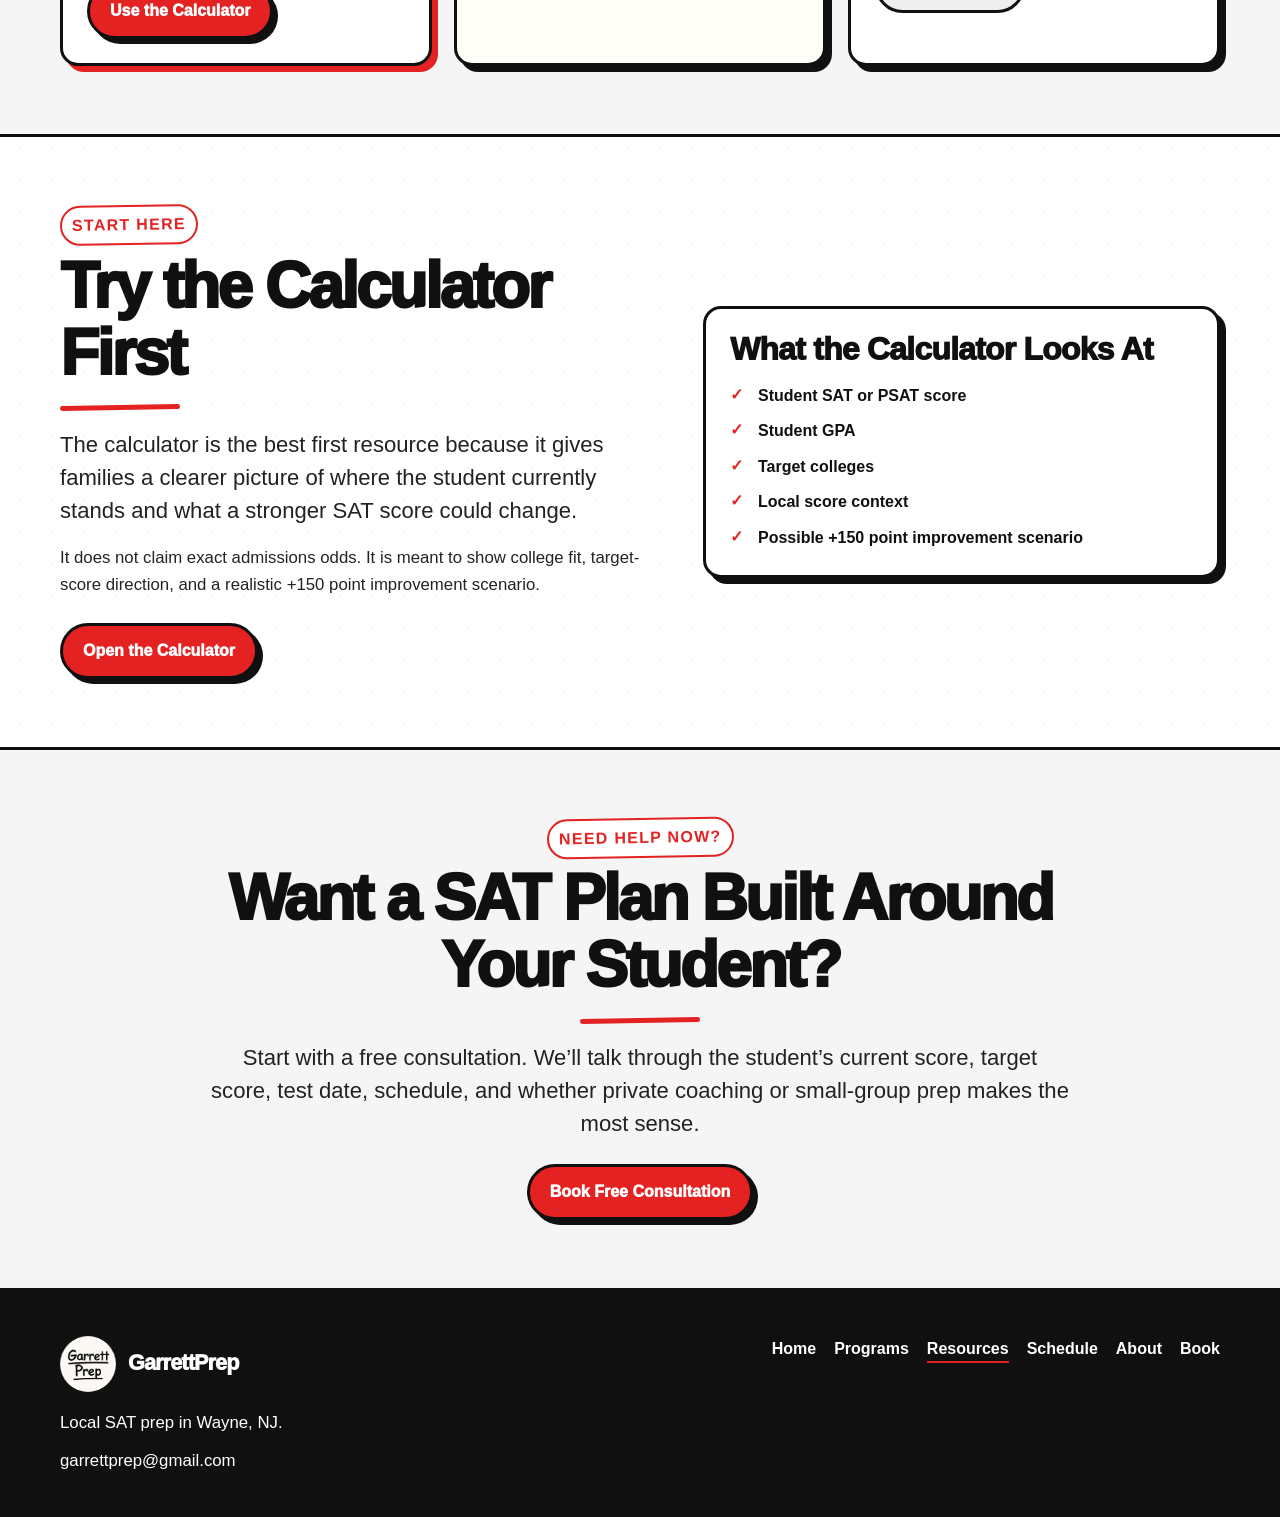
<file: resources.html>
<!DOCTYPE html>
<html lang="en">
<head>
  <meta charset="UTF-8" />
  <meta name="viewport" content="width=device-width, initial-scale=1.0" />

  <title>SAT Resources | GarrettPrep</title>
  <meta
    name="description"
    content="Free GarrettPrep SAT resources, including the SAT College Fit Calculator, SAT video series, and practice test materials for local students."
  />

  <link rel="icon" type="image/png" href="favicon.png" />
  <link rel="stylesheet" href="styles.css" />
</head>

<body>
  <div class="page">
    <header class="site-header has-mobile-menu">
      <div class="container nav">
        <a class="brand" href="index.html" aria-label="GarrettPrep home">
          <img src="images/Garrettprep whiteboard logo.png" alt="GarrettPrep logo" />
          <span>GarrettPrep</span>
        </a>

        <button
          class="mobile-nav-toggle"
          type="button"
          aria-label="Open navigation menu"
          aria-controls="primary-navigation"
          aria-expanded="false"
        >
          ☰
        </button>

        <nav id="primary-navigation" class="nav-links" aria-label="Main navigation">
          <a href="index.html">Home</a>
          <a href="programs.html">Programs</a>
          <a href="resources.html">Resources</a>
          <a href="summer.html">Schedule</a>
          <a href="about.html">About</a>
          <a class="nav-cta" href="book.html">Book Free Consultation</a>
        </nav>
      </div>
    </header>

    <main>
      <section class="opening">
        <div class="container grid-2">
          <div class="opening-copy">
            <span class="eyebrow">SAT Resources</span>

            <h1>
              Free SAT Tools Built for
              <span class="marker-underline">Local Students</span>
            </h1>

            <p class="lead">
              Use GarrettPrep’s free SAT resources to compare scores, review smarter,
              and get more comfortable with the types of questions students actually miss.
            </p>

            <div class="btn-row hero-actions">
              <a class="btn btn-primary" href="sat-college-fit-calculator.html">
                Use the Free Calculator
              </a>
              <a class="text-link" href="book.html">Book free consultation →</a>
            </div>
          </div>

          <div class="hero-board sketch">
            <p class="doodle-small">Resource Board</p>

            <div class="score-card rotate-right">
              <h3>What’s Inside</h3>
              <ul class="card-list">
                <li>Free College Fit Calculator</li>
                <li>SAT Video Series</li>
                <li>Practice Test Materials</li>
              </ul>
            </div>

            <div class="mini-plan-grid">
              <div class="mini-plan">
                <span>1</span>
                <strong>Check your score</strong>
              </div>

              <div class="mini-plan">
                <span>2</span>
                <strong>Review key skills</strong>
              </div>

              <div class="mini-plan">
                <span>3</span>
                <strong>Practice before test day</strong>
              </div>
            </div>

            <div class="note">Built for the Digital SAT</div>
          </div>
        </div>
      </section>

      <section class="section section-gray">
        <div class="container">
          <div class="section-header center max-860 mx-auto">
            <span class="eyebrow">Digital Resources</span>
            <h2>Three Simple SAT Resources</h2>
            <div class="kicker-line centered"></div>
            <p class="lead">
              The calculator is live now. The video series and practice test materials
              are placeholders for now and will be filled in later.
            </p>
          </div>

          <div class="grid-3 mt-32">
            <article class="card resource-card card-red">
              <span class="resource-tag">Live Tool</span>

              <h3>Free SAT College Fit Calculator</h3>

              <p>
                Compare your SAT score and GPA against local benchmarks, target-college
                ranges, and a +150 point GarrettPrep scenario.
              </p>

              <ul class="card-list">
                <li>Built for Wayne-area students</li>
                <li>Shows score fit, not fake admissions promises</li>
                <li>Helps families see what improvement could unlock</li>
              </ul>

              <div class="btn-row mt-24">
                <a class="btn btn-primary" href="sat-college-fit-calculator.html">
                  Use the Calculator
                </a>
              </div>
            </article>

            <article class="card resource-card card-soft">
              <span class="resource-tag muted">Coming Soon</span>

              <h3>GarrettPrep SAT Video Series</h3>

              <p>
                Short, simple SAT walkthroughs showing how to solve common question
                types without overcomplicating the test.
              </p>

              <ul class="card-list">
                <li>Quick math breakdowns</li>
                <li>Grammar and reading strategy</li>
                <li>Digital SAT / Desmos tips</li>
              </ul>

              <div class="btn-row mt-24">
                <span class="btn btn-disabled">Coming Soon</span>
              </div>
            </article>

            <article class="card resource-card">
              <span class="resource-tag muted">Coming Soon</span>

              <h3>Practice Test / Practice Questions</h3>

              <p>
                SAT-style practice built around the question types students are most
                likely to see on the Digital SAT.
              </p>

              <ul class="card-list">
                <li>Original GarrettPrep practice questions</li>
                <li>Answer explanations</li>
                <li>Built for test-week review</li>
              </ul>

              <div class="btn-row mt-24">
                <span class="btn btn-disabled">Coming Soon</span>
              </div>
            </article>
          </div>
        </div>
      </section>

      <section class="section">
        <div class="container grid-2">
          <div>
            <span class="eyebrow">Start Here</span>
            <h2>Try the Calculator First</h2>
            <div class="kicker-line"></div>

            <p class="lead">
              The calculator is the best first resource because it gives families a
              clearer picture of where the student currently stands and what a stronger
              SAT score could change.
            </p>

            <p class="mt-18">
              It does not claim exact admissions odds. It is meant to show college fit,
              target-score direction, and a realistic +150 point improvement scenario.
            </p>

            <div class="btn-row mt-24">
              <a class="btn btn-primary" href="sat-college-fit-calculator.html">
                Open the Calculator
              </a>
            </div>
          </div>

          <div class="card">
            <h3>What the Calculator Looks At</h3>

            <ul class="card-list">
              <li>Student SAT or PSAT score</li>
              <li>Student GPA</li>
              <li>Target colleges</li>
              <li>Local score context</li>
              <li>Possible +150 point improvement scenario</li>
            </ul>
          </div>
        </div>
      </section>

      <section class="section section-gray">
        <div class="container center">
          <div class="max-860 mx-auto">
            <span class="eyebrow">Need Help Now?</span>

            <h2>Want a SAT Plan Built Around Your Student?</h2>

            <div class="kicker-line centered"></div>

            <p class="lead">
              Start with a free consultation. We’ll talk through the student’s current
              score, target score, test date, schedule, and whether private coaching or
              small-group prep makes the most sense.
            </p>

            <div class="btn-row mt-24 center-row">
              <a class="btn btn-primary" href="book.html">Book Free Consultation</a>
            </div>
          </div>
        </div>
      </section>
    </main>

    <footer class="site-footer">
      <div class="container footer-grid">
        <div class="footer-copy">
          <div class="footer-brand">
            <img src="images/Garrettprep whiteboard logo.png" alt="GarrettPrep logo" />
            <span>GarrettPrep</span>
          </div>

          <p class="mt-18">Local SAT prep in Wayne, NJ.</p>

          <p class="mt-12">
            <a href="mailto:garrettprep@gmail.com">garrettprep@gmail.com</a>
          </p>
        </div>

        <nav class="footer-links" aria-label="Footer navigation">
          <a href="index.html">Home</a>
          <a href="programs.html">Programs</a>
          <a href="resources.html">Resources</a>
          <a href="summer.html">Schedule</a>
          <a href="about.html">About</a>
          <a href="book.html">Book</a>
        </nav>
      </div>
    </footer>
  </div>

  <script src="script.js"></script>
</body>
</html>
</file>
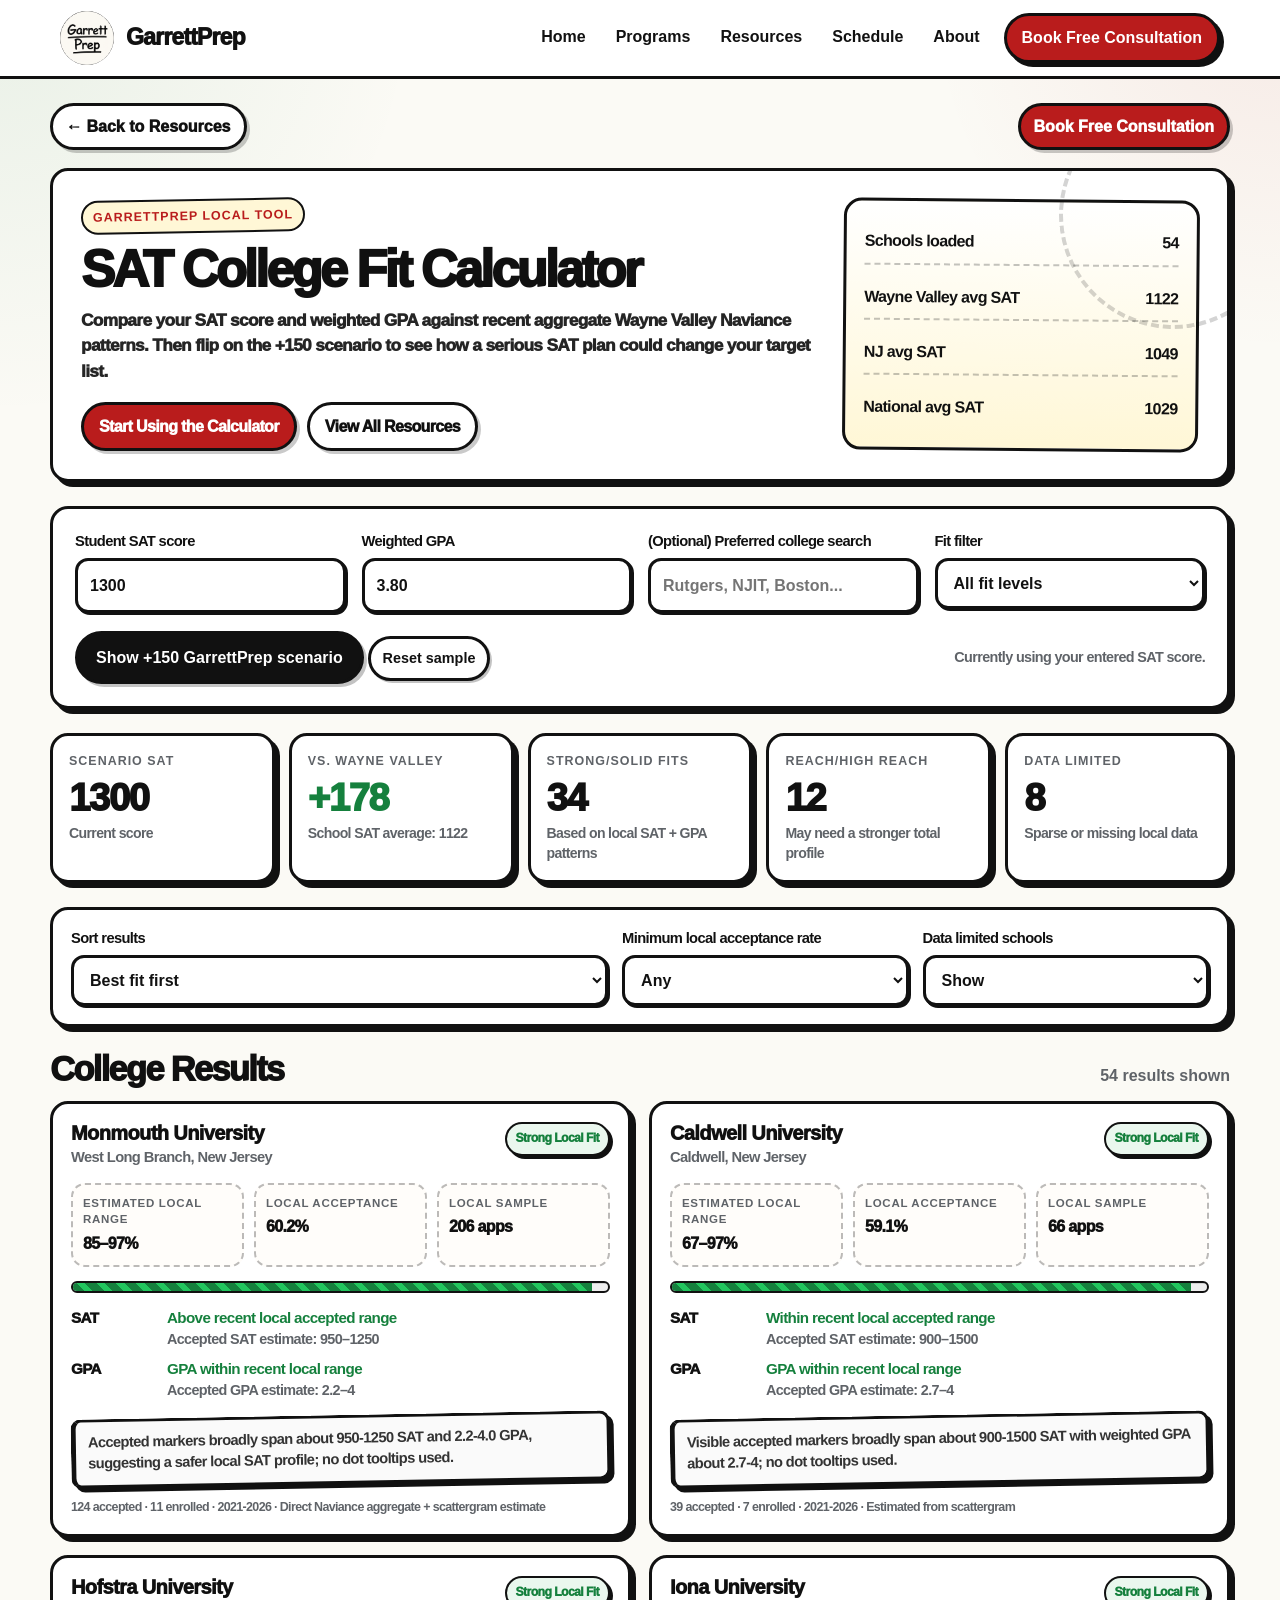
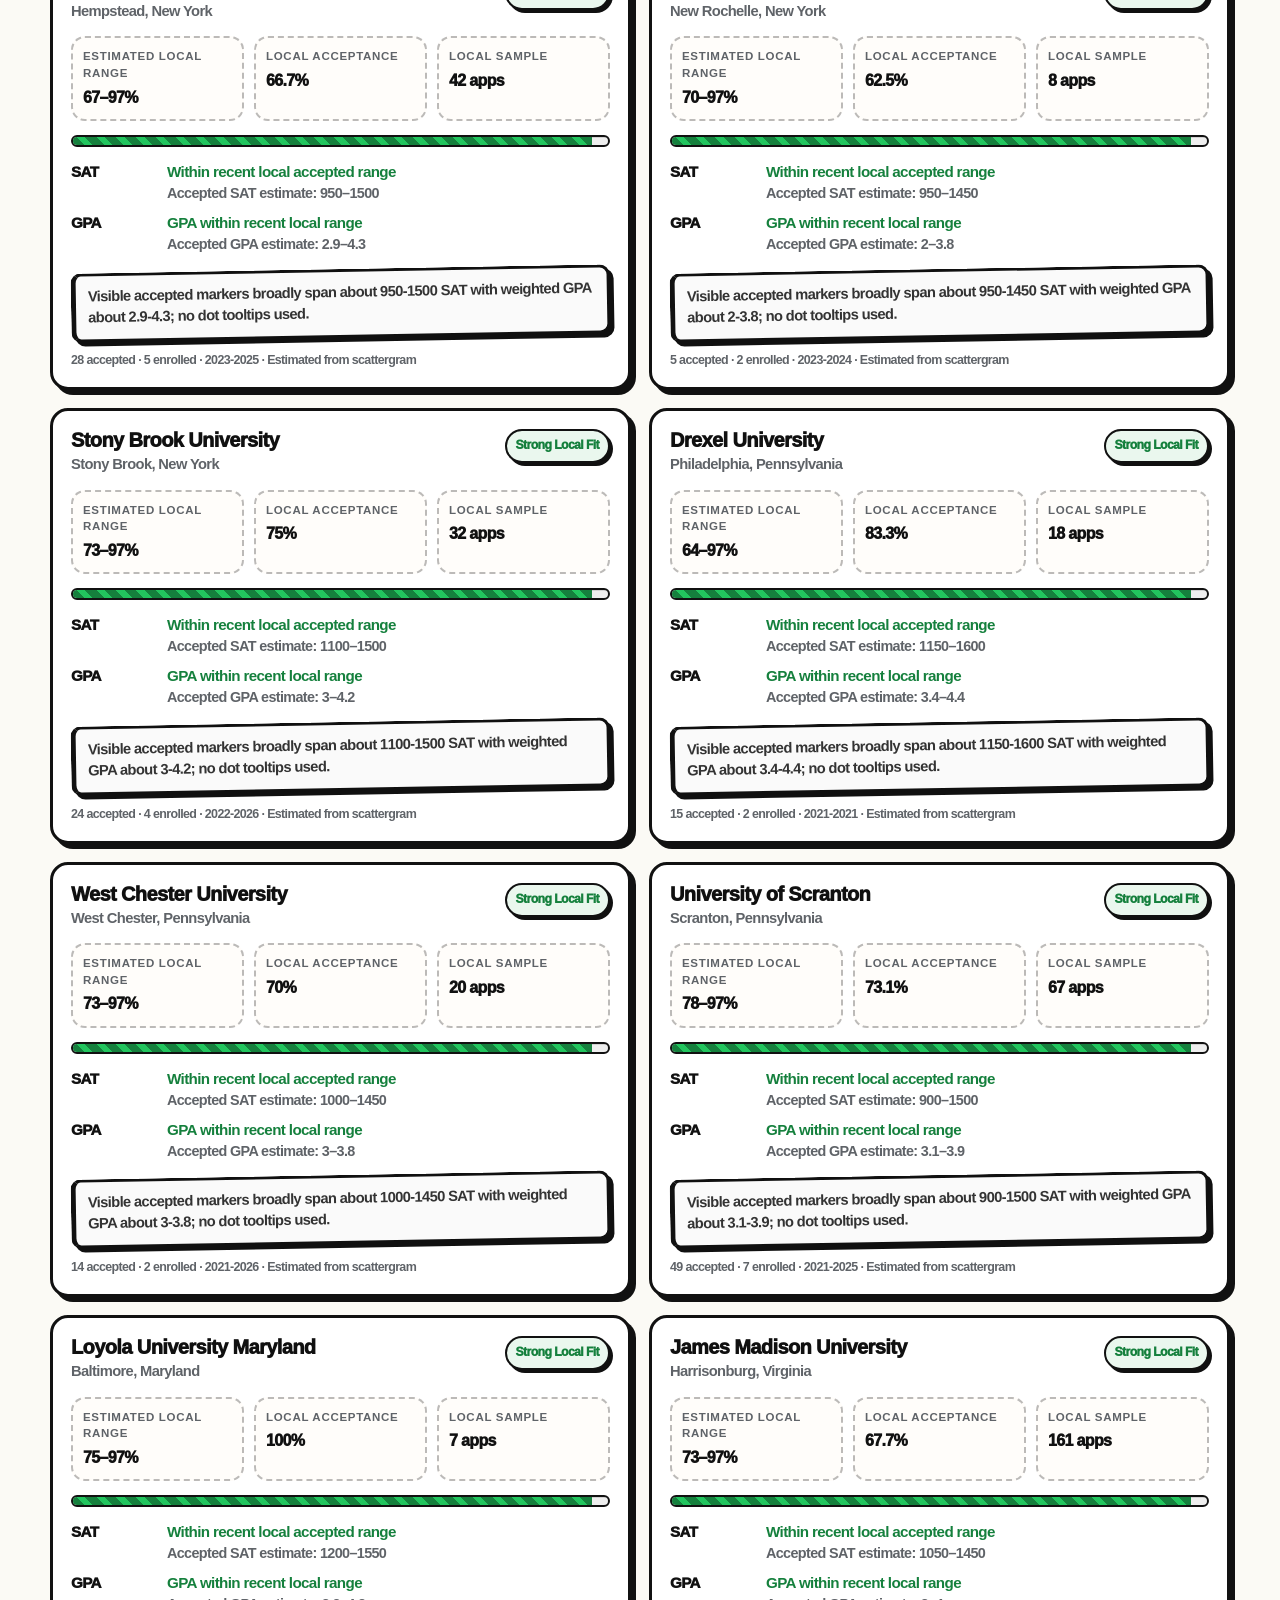
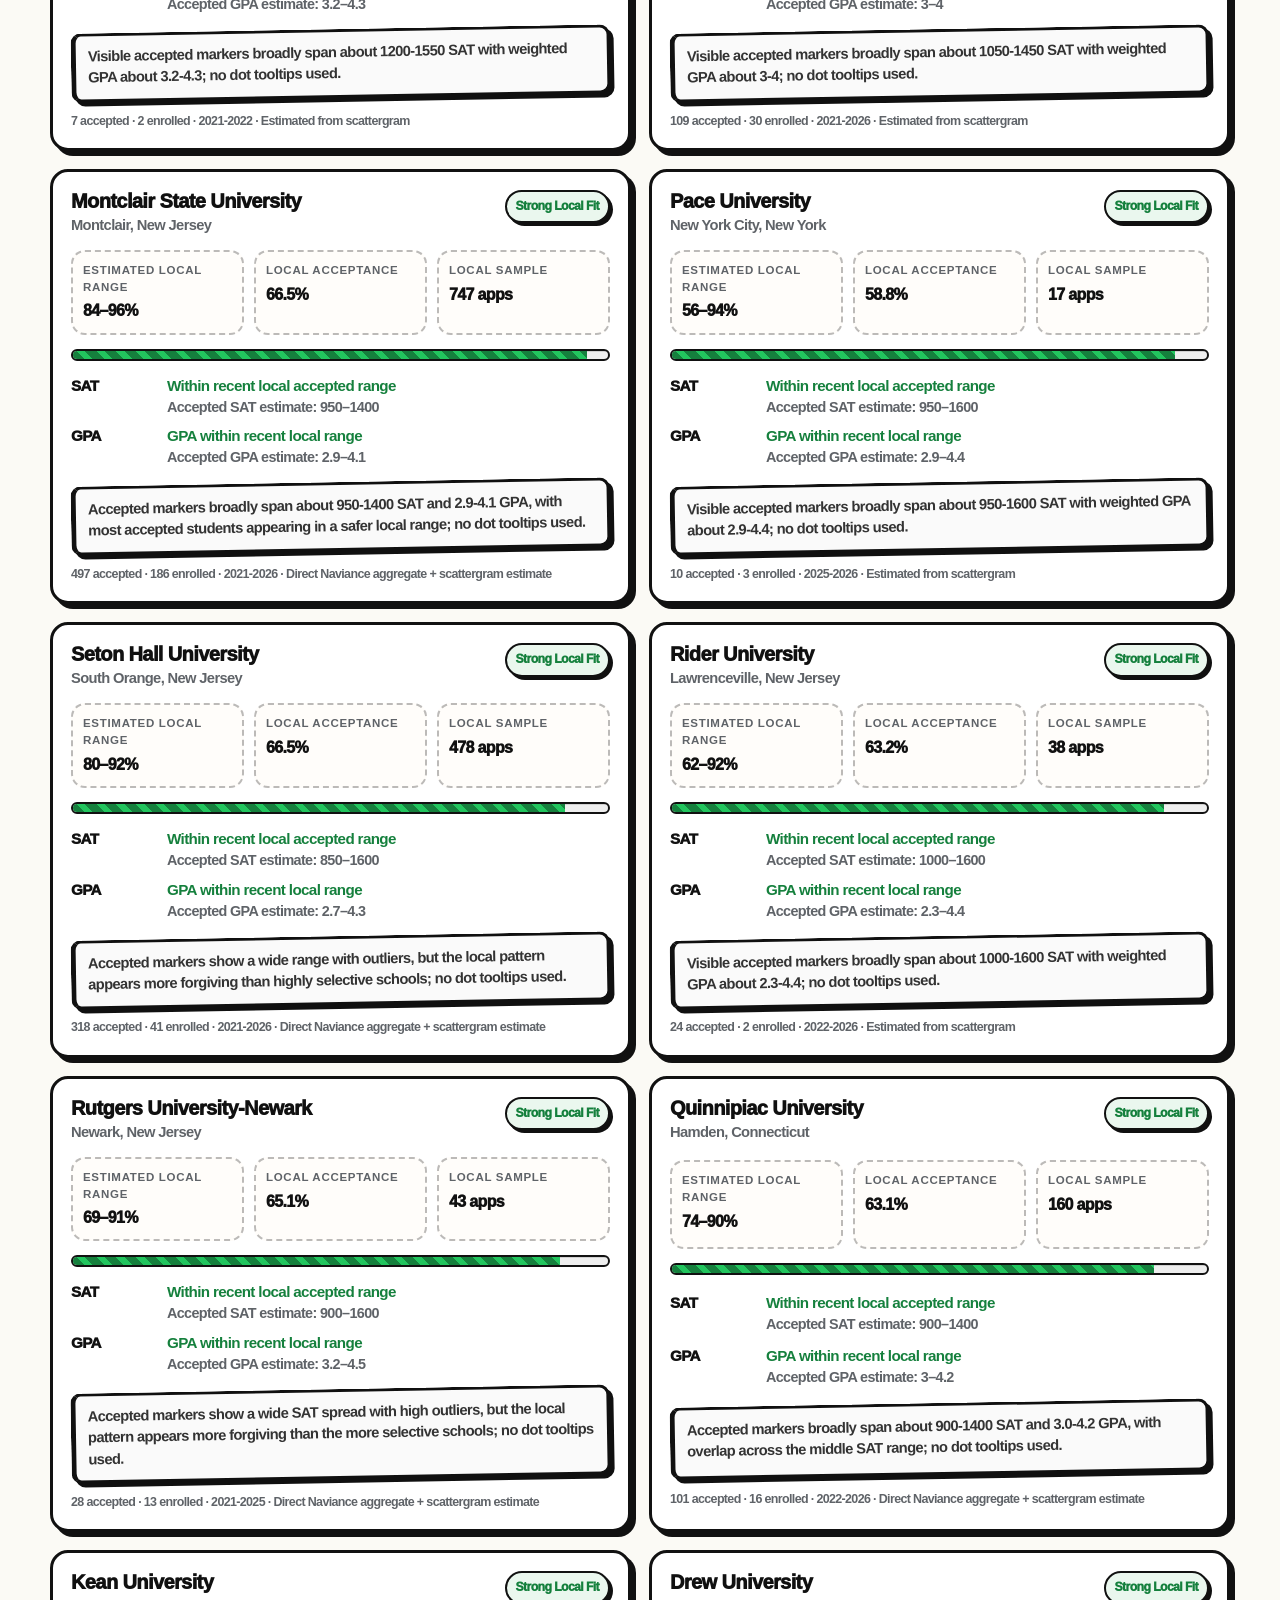
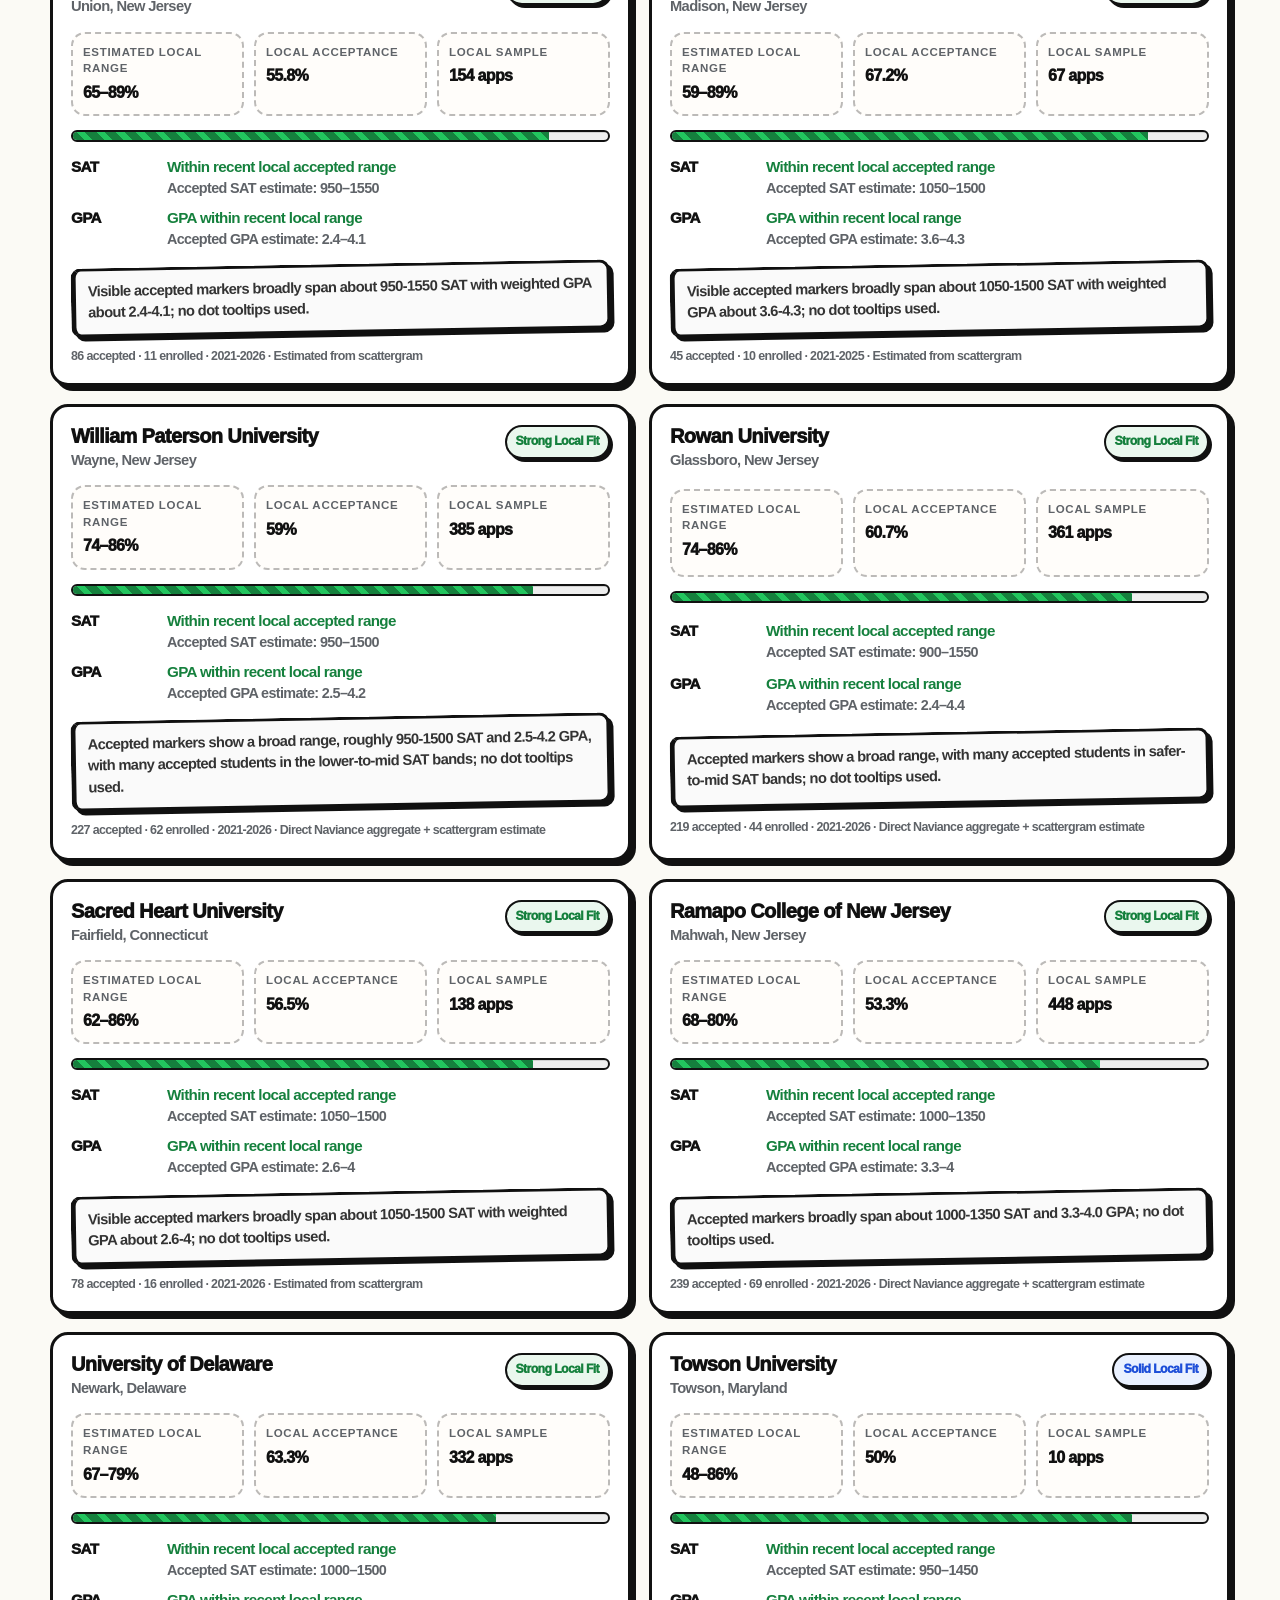
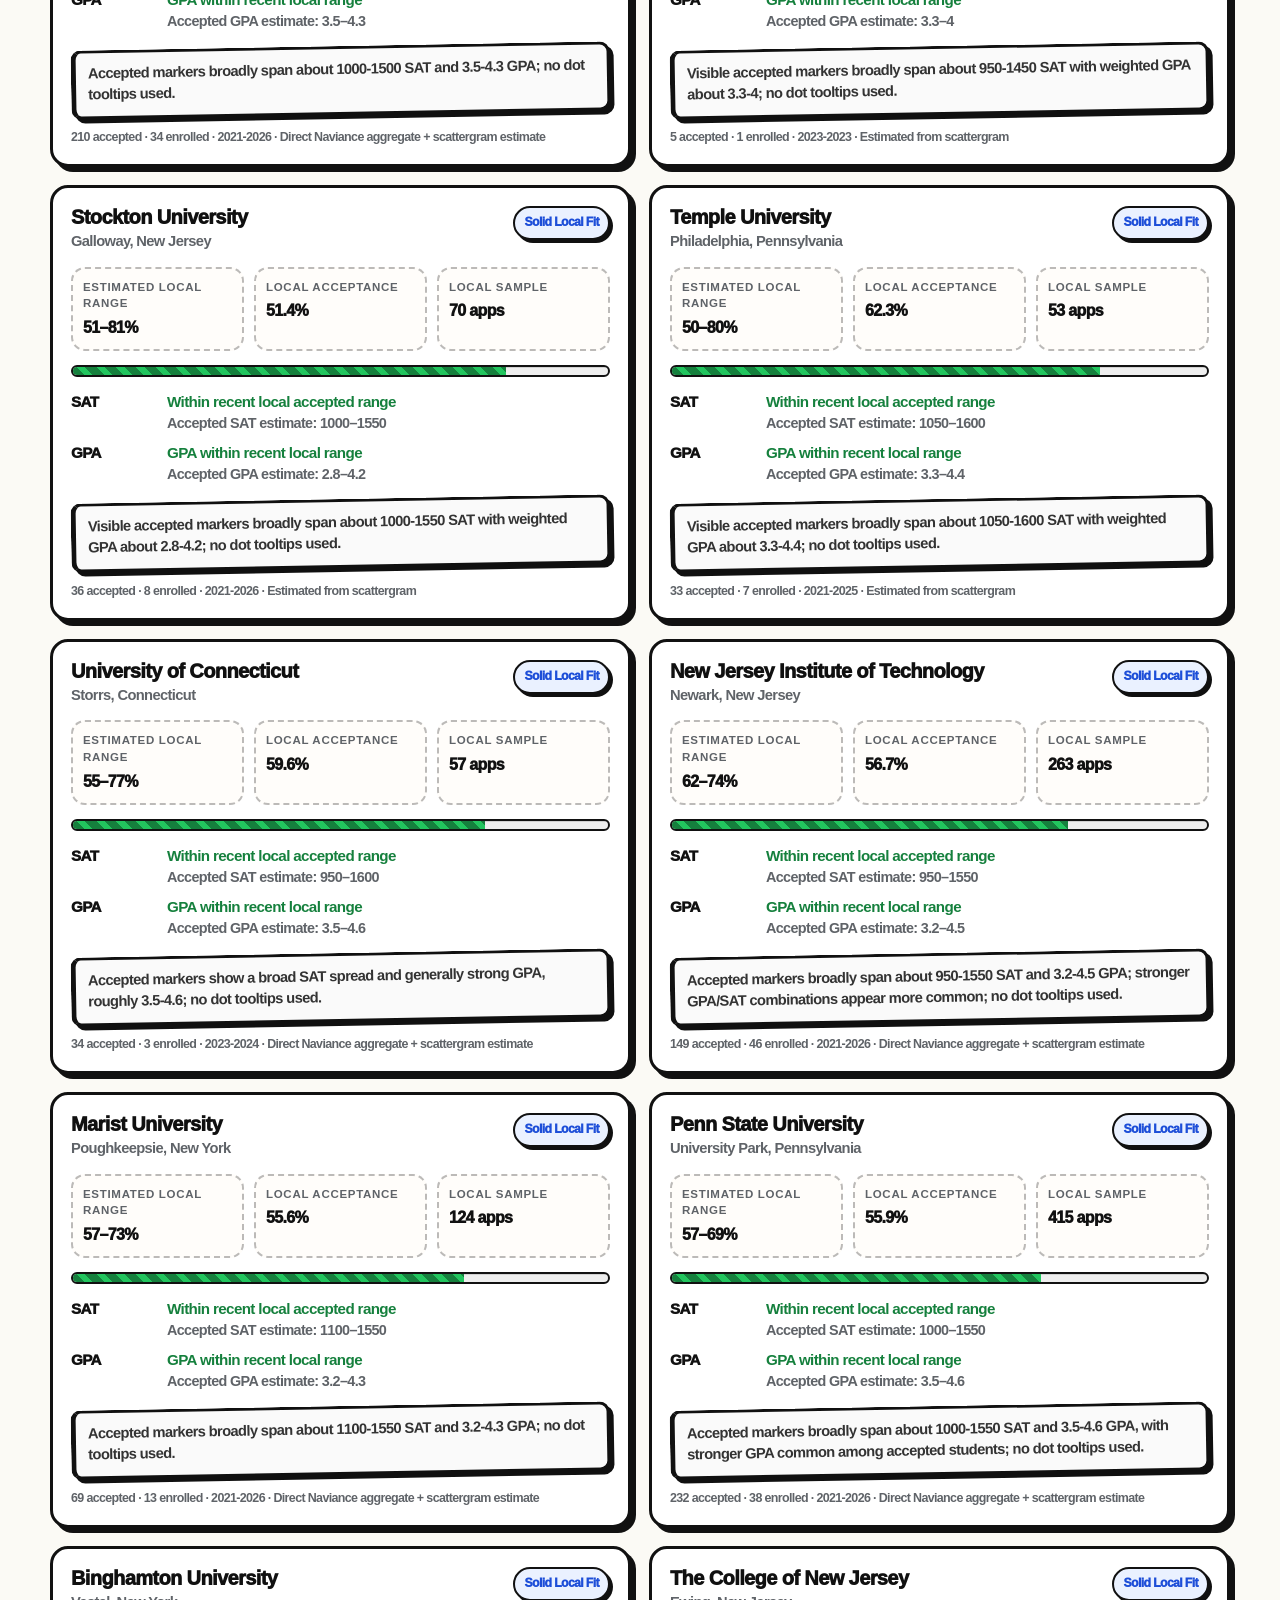
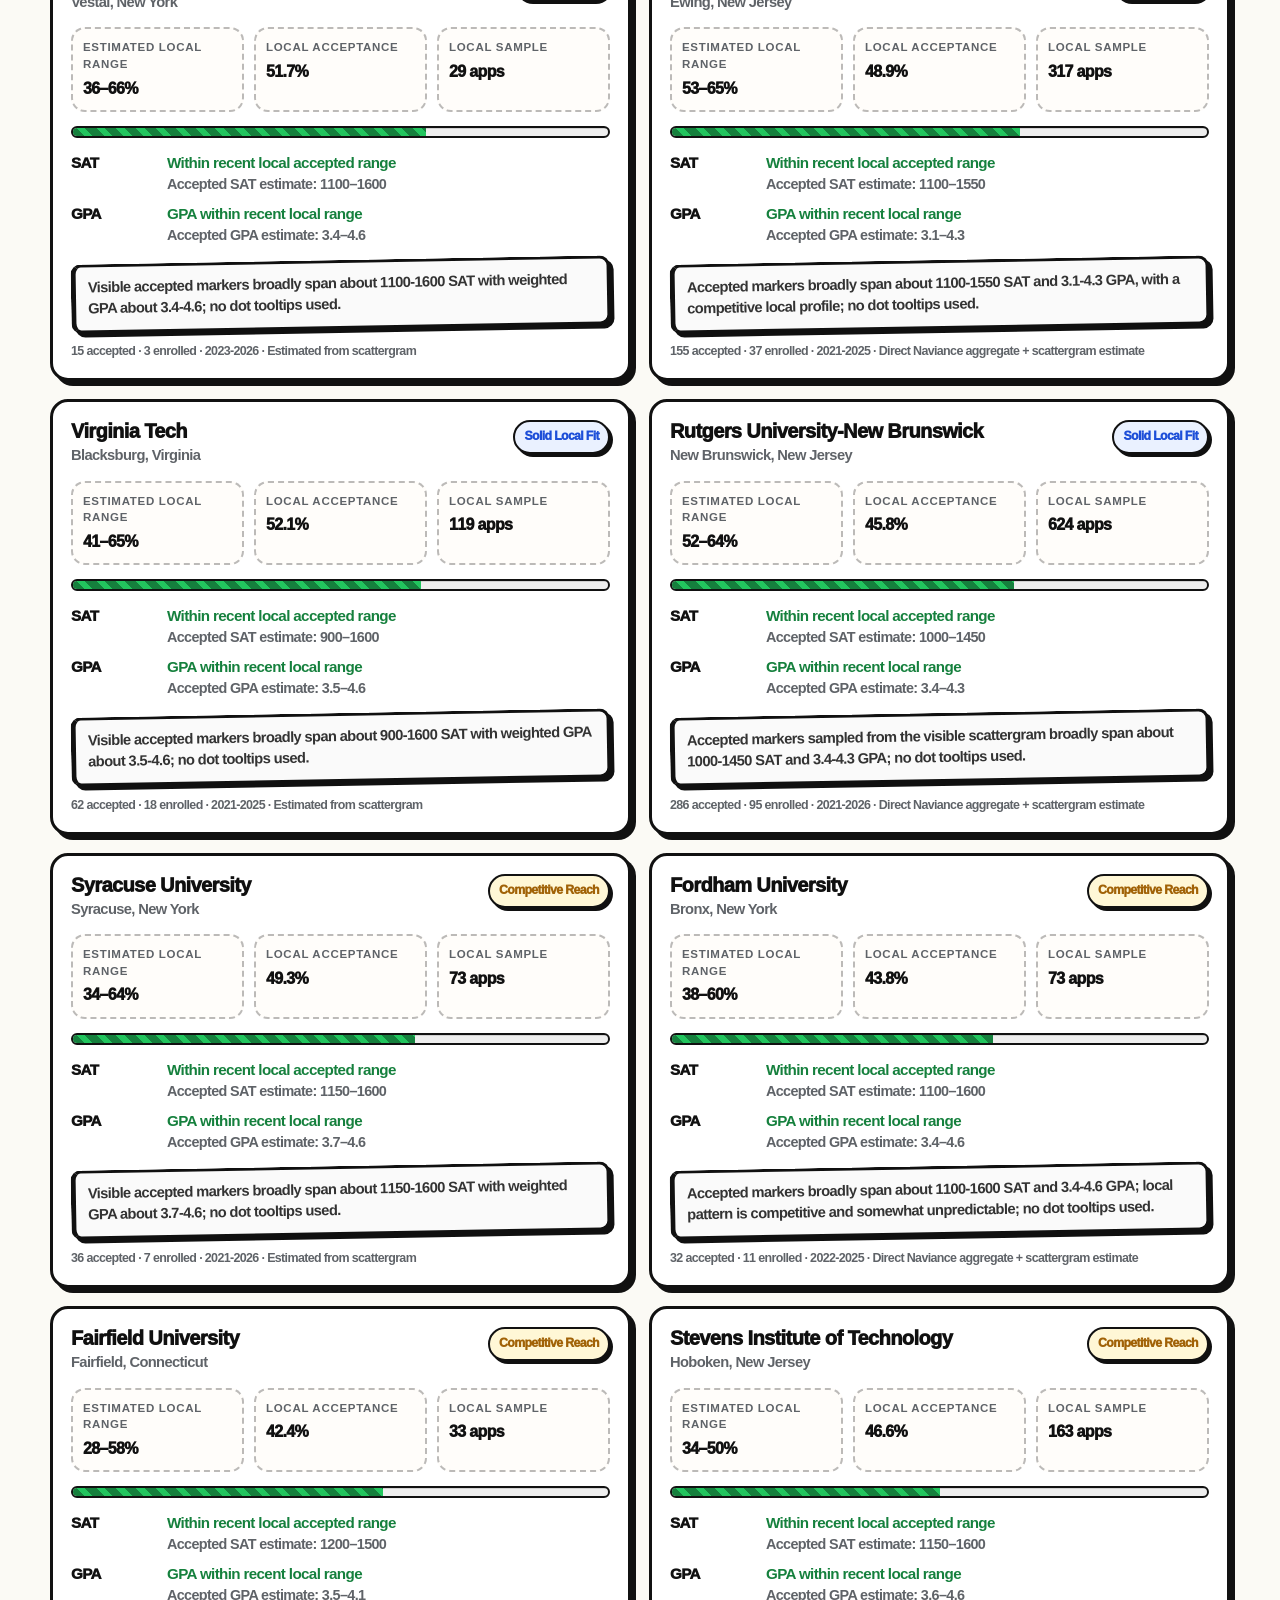
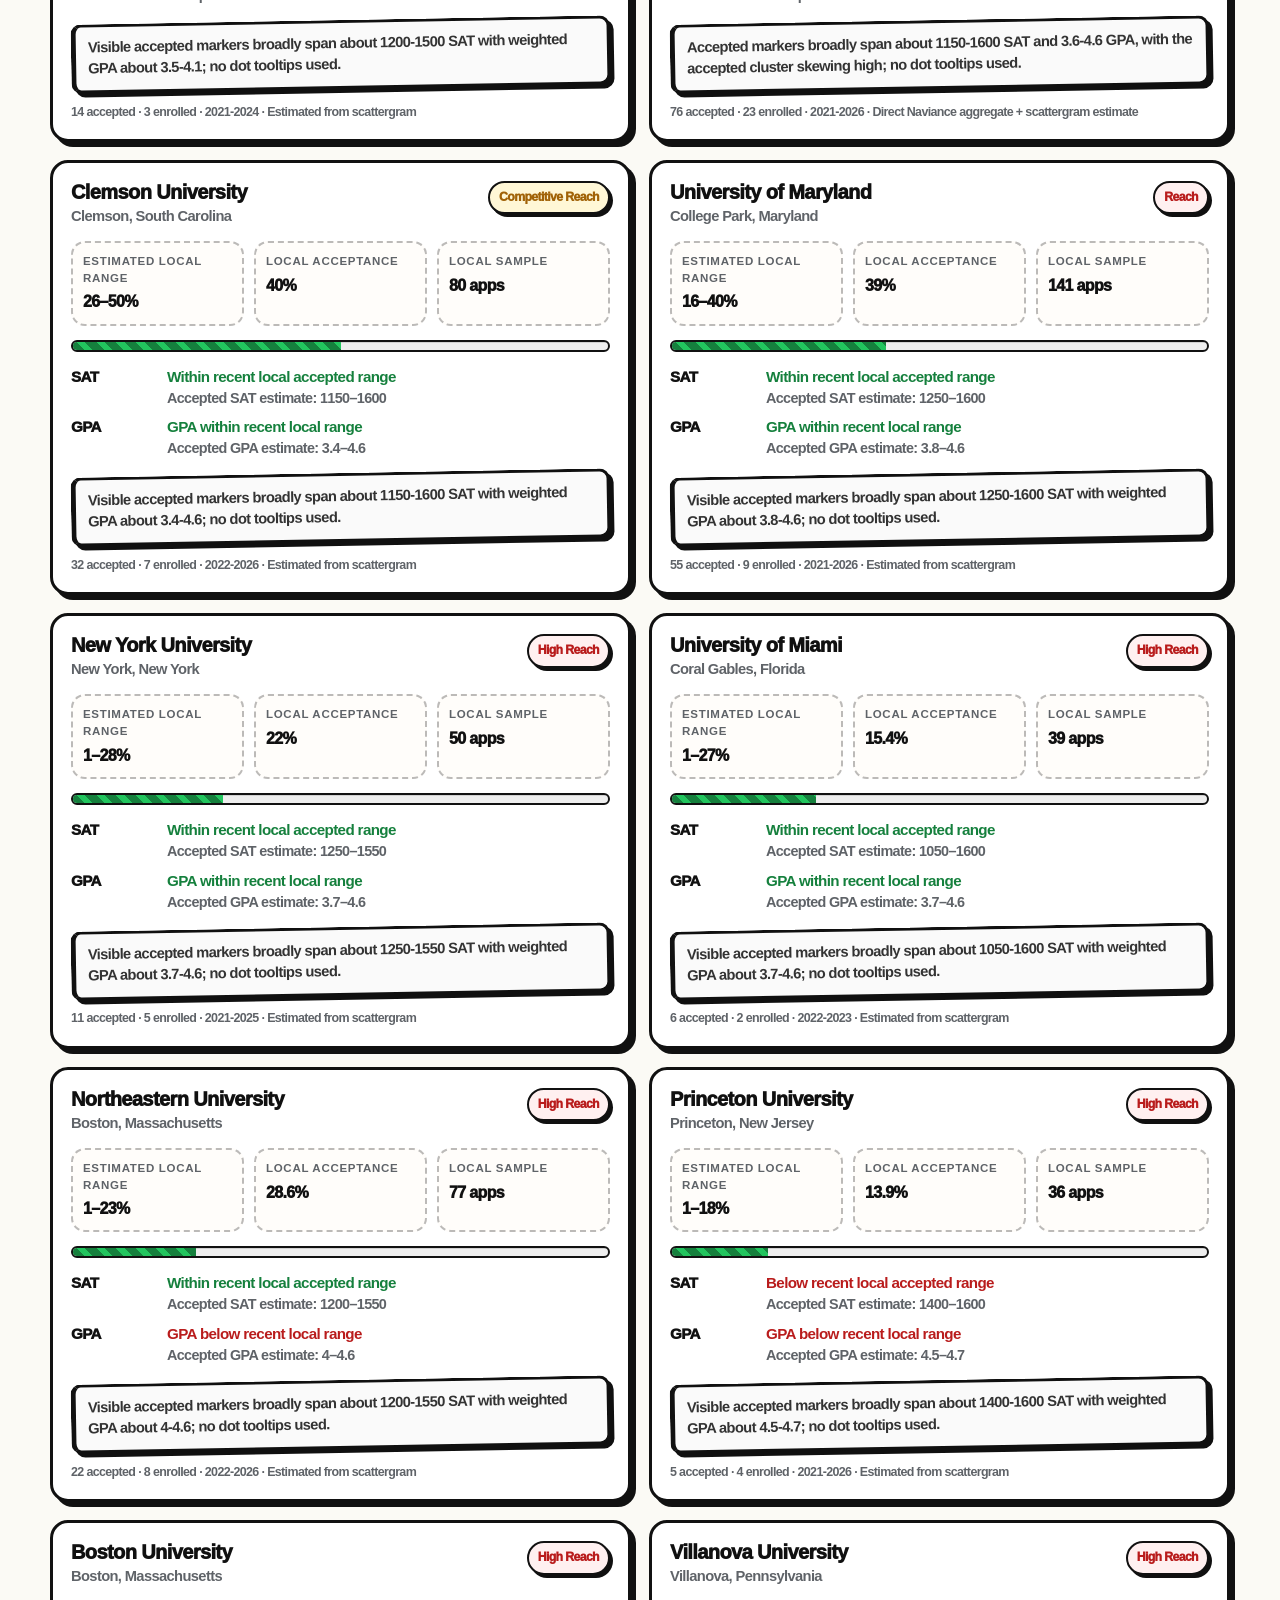
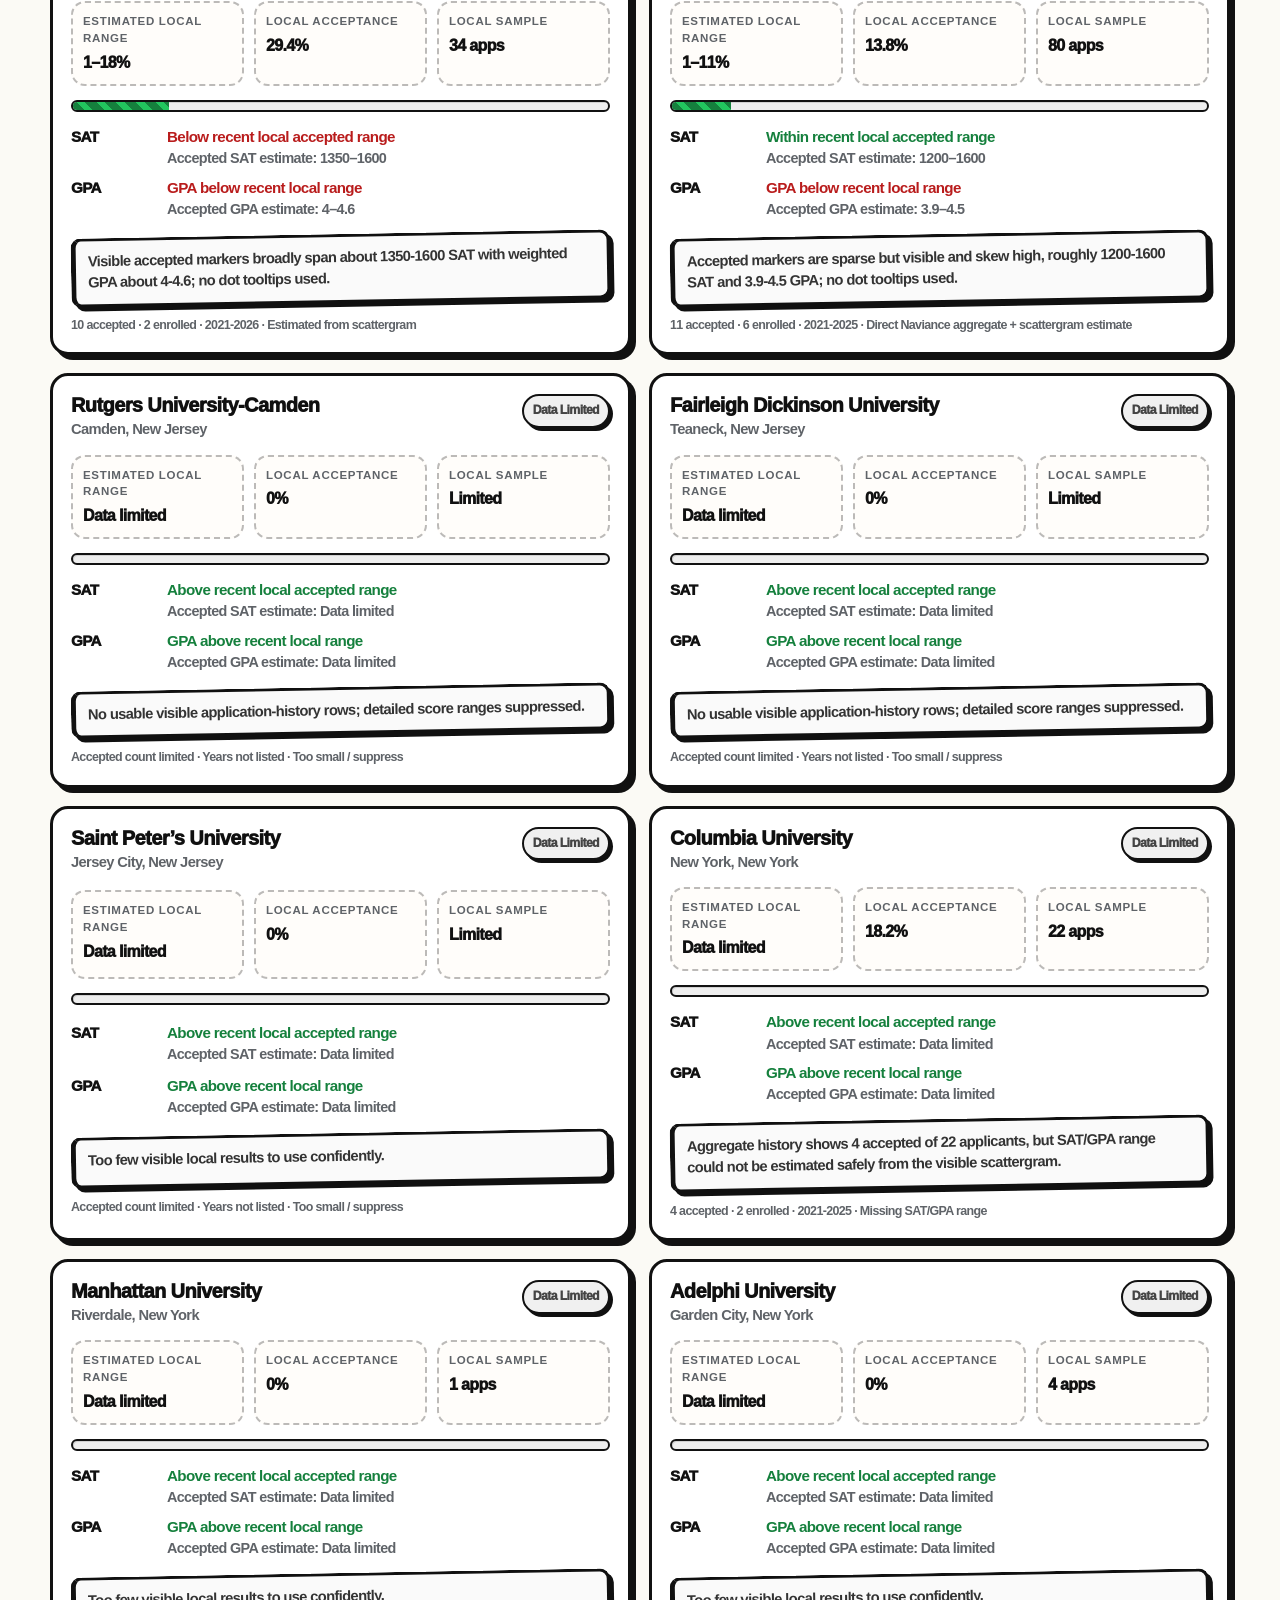
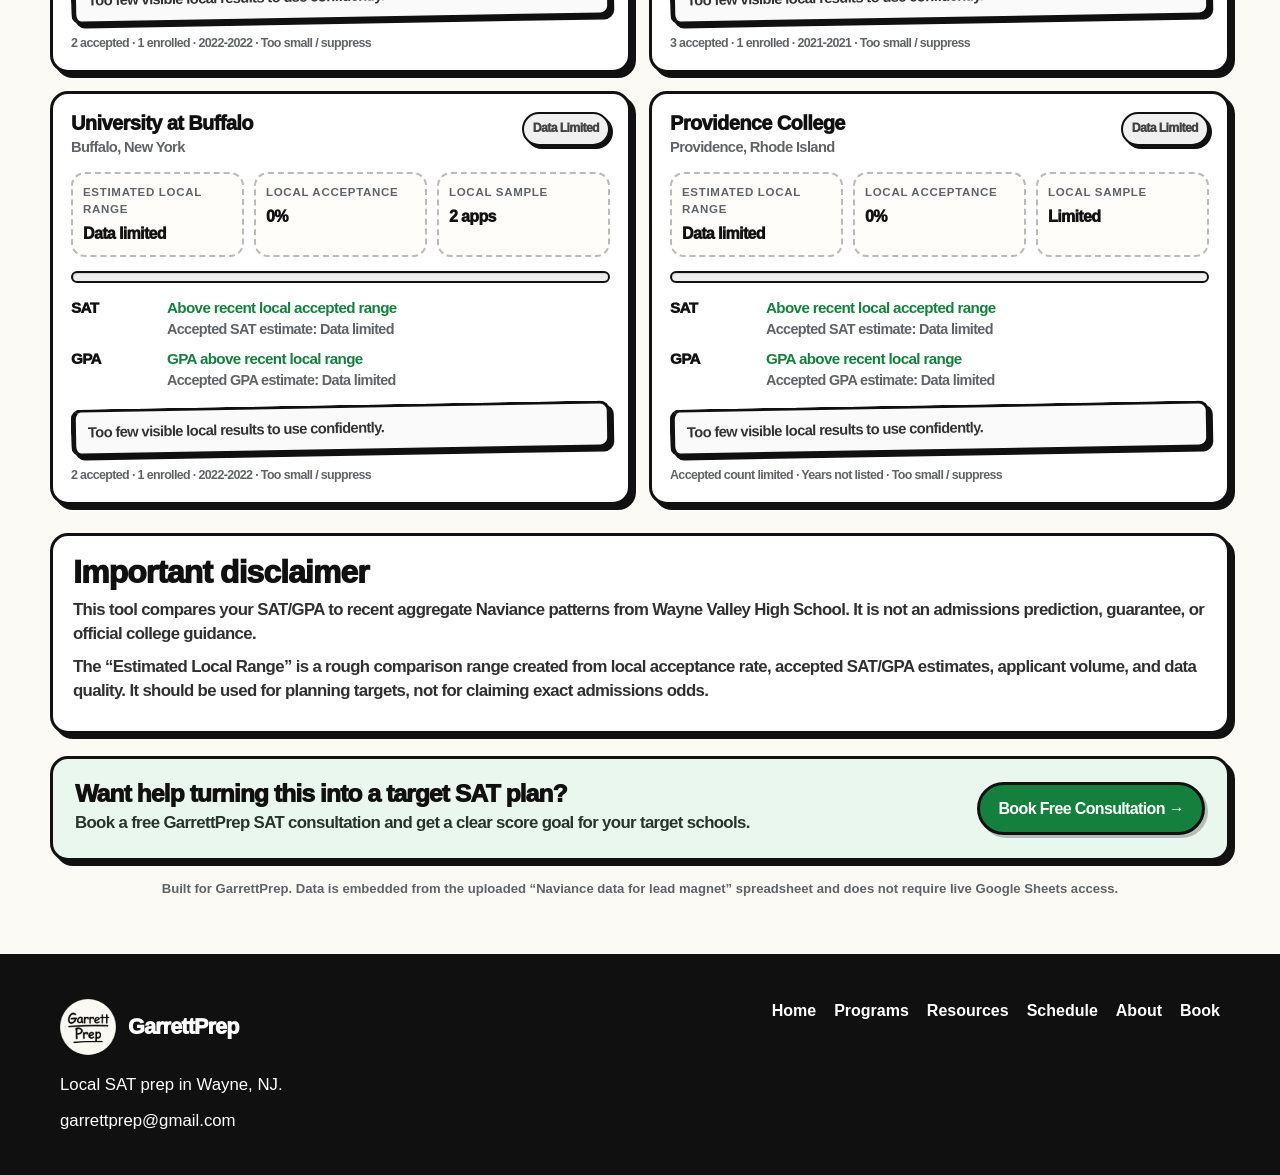
<file: sat-college-fit-calculator.html>
<!DOCTYPE html>
<html lang="en">
<head>
  <meta charset="UTF-8" />
  <meta name="viewport" content="width=device-width, initial-scale=1.0" />
  <title>GarrettPrep SAT College Fit Calculator</title>
  <meta
    name="description"
    content="Use the GarrettPrep SAT College Fit Calculator to compare SAT score and weighted GPA against recent Wayne Valley college fit patterns."
  />
  <link rel="icon" type="image/png" href="favicon.png" />
  <link rel="stylesheet" href="styles.css" />
  <style>
    :root {
      --ink: #111111;
      --paper: #fbfaf5;
      --card: #ffffff;
      --muted: #5f6368;
      --line: #111111;
      --green: #15803d;
      --green-bg: #eaf7ee;
      --red: #b91c1c;
      --red-bg: #fff0f0;
      --yellow: #a16207;
      --yellow-bg: #fff7d6;
      --blue: #1d4ed8;
      --blue-bg: #eaf1ff;
      --shadow: 5px 5px 0 var(--ink);
      --radius: 18px;
    }

    * {
      box-sizing: border-box;
    }

    body {
      margin: 0;
      background:
        radial-gradient(circle at top left, rgba(21,128,61,0.08), transparent 26rem),
        radial-gradient(circle at top right, rgba(185,28,28,0.07), transparent 22rem),
        var(--paper);
      color: var(--ink);
      font-family: "Trebuchet MS", Arial, sans-serif;
      line-height: 1.45;
    }

    .calculator-page {
      width: min(1180px, calc(100% - 28px));
      margin: 0 auto;
      padding: 24px 0 56px;
    }

    .marker {
      border: 3px solid var(--line);
      border-radius: var(--radius);
      background: var(--card);
      box-shadow: var(--shadow);
    }

    .hero {
      padding: 28px;
      display: grid;
      grid-template-columns: 1.35fr 0.65fr;
      gap: 22px;
      align-items: stretch;
      position: relative;
      overflow: hidden;
    }

    .hero:after {
      content: "";
      position: absolute;
      right: -60px;
      top: -70px;
      width: 220px;
      height: 220px;
      border: 4px dashed rgba(17,17,17,0.18);
      border-radius: 50%;
      transform: rotate(-8deg);
      pointer-events: none;
    }

    .eyebrow {
      font-weight: 800;
      letter-spacing: 0.08em;
      text-transform: uppercase;
      font-size: 0.78rem;
      display: inline-flex;
      gap: 8px;
      align-items: center;
      background: var(--yellow-bg);
      border: 2px solid var(--line);
      padding: 6px 10px;
      border-radius: 999px;
      margin-bottom: 12px;
    }

    h1 {
      font-size: clamp(2rem, 4vw, 4.25rem);
      line-height: 0.96;
      margin: 0 0 14px;
      letter-spacing: -0.06em;
    }

    .hero p {
      font-size: 1.08rem;
      color: #252525;
      max-width: 760px;
      margin: 0;
    }

    .hero-side {
      border: 3px solid var(--line);
      border-radius: var(--radius);
      padding: 18px;
      background: linear-gradient(180deg, #fff 0%, #fff7d6 100%);
      display: grid;
      gap: 10px;
      align-content: center;
      transform: rotate(0.5deg);
    }

    .hero-stat {
      display: flex;
      justify-content: space-between;
      gap: 16px;
      padding: 10px 0;
      border-bottom: 2px dashed rgba(17,17,17,0.25);
      font-weight: 800;
    }

    .hero-stat:last-child { border-bottom: 0; }

    .controls {
      margin-top: 24px;
      padding: 22px;
    }

    .controls-grid {
      display: grid;
      grid-template-columns: repeat(4, 1fr);
      gap: 16px;
    }

    label {
      font-weight: 800;
      font-size: 0.92rem;
      display: block;
      margin-bottom: 6px;
    }

    input, select {
      width: 100%;
      padding: 13px 12px;
      border: 3px solid var(--line);
      border-radius: 13px;
      background: #fff;
      color: var(--ink);
      font: inherit;
      font-weight: 700;
      outline: none;
      box-shadow: 2px 2px 0 var(--ink);
    }

    input:focus, select:focus {
      box-shadow: 4px 4px 0 var(--green);
    }

    .toggle-row {
      margin-top: 18px;
      display: flex;
      flex-wrap: wrap;
      gap: 12px;
      align-items: center;
      justify-content: space-between;
    }

    .scenario-btn, .cta, .mini-btn {
      border: 3px solid var(--line);
      border-radius: 999px;
      background: var(--ink);
      color: #fff;
      font: inherit;
      font-weight: 900;
      padding: 12px 18px;
      cursor: pointer;
      box-shadow: 3px 3px 0 rgba(17,17,17,0.25);
      text-decoration: none;
      display: inline-flex;
      align-items: center;
      justify-content: center;
      gap: 8px;
    }

    .scenario-btn.is-on {
      background: var(--green);
    }

    .mini-btn {
      background: #fff;
      color: var(--ink);
      padding: 9px 12px;
      box-shadow: 2px 2px 0 rgba(17,17,17,0.25);
      font-size: 0.9rem;
    }

    .helper {
      color: var(--muted);
      font-size: 0.9rem;
      font-weight: 650;
    }

    .stats-grid {
      display: grid;
      grid-template-columns: repeat(5, 1fr);
      gap: 14px;
      margin-top: 24px;
    }

    .stat-card {
      padding: 16px;
      min-height: 120px;
    }

    .stat-kicker {
      color: var(--muted);
      font-size: 0.78rem;
      text-transform: uppercase;
      letter-spacing: 0.08em;
      font-weight: 900;
    }

    .stat-value {
      font-size: clamp(1.45rem, 3vw, 2.4rem);
      font-weight: 950;
      line-height: 1;
      letter-spacing: -0.04em;
      margin: 8px 0 6px;
    }

    .stat-sub {
      font-size: 0.88rem;
      color: var(--muted);
      font-weight: 700;
    }

    .filters {
      margin-top: 24px;
      padding: 18px;
      display: grid;
      grid-template-columns: 1.5fr 0.8fr 0.8fr;
      gap: 14px;
      align-items: end;
    }

    .results-header {
      display: flex;
      justify-content: space-between;
      gap: 16px;
      align-items: end;
      margin: 24px 0 14px;
    }

    .results-header h2 {
      font-size: clamp(1.55rem, 2.7vw, 2.6rem);
      letter-spacing: -0.05em;
      margin: 0;
    }

    .results-count {
      color: var(--muted);
      font-weight: 800;
    }

    .cards {
      display: grid;
      grid-template-columns: repeat(2, 1fr);
      gap: 18px;
    }

    .college-card {
      padding: 18px;
      display: grid;
      gap: 14px;
    }

    .college-top {
      display: flex;
      gap: 12px;
      justify-content: space-between;
      align-items: start;
    }

    .college-title {
      margin: 0;
      font-size: 1.25rem;
      letter-spacing: -0.03em;
      line-height: 1.1;
    }

    .college-location {
      color: var(--muted);
      font-weight: 750;
      margin-top: 3px;
      font-size: 0.92rem;
    }

    .badge {
      border: 2px solid var(--line);
      border-radius: 999px;
      padding: 6px 9px;
      font-weight: 950;
      font-size: 0.77rem;
      white-space: nowrap;
    }

    .badge.strong { background: var(--green-bg); color: var(--green); }
    .badge.solid { background: var(--blue-bg); color: var(--blue); }
    .badge.competitive { background: var(--yellow-bg); color: var(--yellow); }
    .badge.reach, .badge.high { background: var(--red-bg); color: var(--red); }
    .badge.limited { background: #f0f0f0; color: #444; }

    .metrics {
      display: grid;
      grid-template-columns: repeat(3, 1fr);
      gap: 10px;
    }

    .metric {
      border: 2px dashed rgba(17,17,17,0.28);
      border-radius: 14px;
      padding: 10px;
      background: #fffdfa;
    }

    .metric-label {
      color: var(--muted);
      font-weight: 900;
      font-size: 0.72rem;
      text-transform: uppercase;
      letter-spacing: 0.06em;
    }

    .metric-value {
      font-weight: 950;
      margin-top: 4px;
      font-size: 1rem;
    }

    .fit-lines {
      display: grid;
      gap: 8px;
    }

    .fit-line {
      display: grid;
      grid-template-columns: 86px 1fr;
      gap: 10px;
      align-items: start;
      font-weight: 750;
      font-size: 0.95rem;
    }

    .fit-line span:first-child {
      font-weight: 950;
    }

    .fit-line .good { color: var(--green); }
    .fit-line .watch { color: var(--yellow); }
    .fit-line .bad { color: var(--red); }

    .bar {
      height: 12px;
      background: #eee;
      border: 2px solid var(--line);
      border-radius: 999px;
      overflow: hidden;
      box-shadow: inset 1px 1px 0 rgba(0,0,0,0.12);
    }

    .bar-fill {
      height: 100%;
      background: repeating-linear-gradient(45deg, var(--green), var(--green) 8px, #22c55e 8px, #22c55e 14px);
      width: 0%;
      transition: width 0.2s ease;
    }

    .note {
      background: #fafafa;
      border-left: 5px solid var(--ink);
      padding: 10px 12px;
      border-radius: 10px;
      color: #333;
      font-weight: 700;
      font-size: 0.92rem;
    }

    .source-line {
      color: var(--muted);
      font-size: 0.78rem;
      font-weight: 700;
    }

    .disclaimer {
      margin-top: 28px;
      padding: 20px;
      background: #fff;
    }

    .disclaimer h3 {
      margin: 0 0 8px;
      letter-spacing: -0.03em;
    }

    .disclaimer p {
      margin: 8px 0;
      color: #303030;
      font-weight: 700;
    }

    .cta-box {
      margin-top: 22px;
      padding: 22px;
      display: flex;
      gap: 16px;
      align-items: center;
      justify-content: space-between;
      background: var(--green-bg);
    }

    .cta-box h3 {
      margin: 0 0 4px;
      letter-spacing: -0.04em;
      font-size: 1.55rem;
    }

    .cta-box p {
      margin: 0;
      color: #26352b;
      font-weight: 750;
    }

    .cta {
      background: var(--green);
      color: #fff;
      flex: 0 0 auto;
    }

    .empty {
      padding: 24px;
      text-align: center;
      color: var(--muted);
      font-weight: 850;
    }

    .tool-footnote {
      margin-top: 18px;
      color: var(--muted);
      font-size: 0.82rem;
      font-weight: 700;
      text-align: center;
    }


    .calculator-breadcrumb {
      display: flex;
      flex-wrap: wrap;
      gap: 10px;
      align-items: center;
      justify-content: space-between;
      margin-bottom: 18px;
    }

    .calculator-breadcrumb a {
      border: 3px solid var(--line);
      border-radius: 999px;
      background: #fff;
      color: var(--ink);
      font-weight: 950;
      padding: 9px 13px;
      box-shadow: 3px 3px 0 rgba(17,17,17,0.22);
      text-decoration: none;
    }

    .calculator-breadcrumb a.primary {
      background: var(--red);
      color: #fff;
    }

    .calculator-lead-actions {
      display: flex;
      flex-wrap: wrap;
      gap: 10px;
      margin-top: 18px;
    }

    .calculator-lead-actions a {
      border: 3px solid var(--line);
      border-radius: 999px;
      background: #fff;
      color: var(--ink);
      font-weight: 950;
      padding: 10px 15px;
      box-shadow: 3px 3px 0 rgba(17,17,17,0.22);
      text-decoration: none;
    }

    .calculator-lead-actions a.primary {
      background: var(--red);
      color: #fff;
    }

    .tool-footnote {
      margin-top: 18px;
      color: var(--muted);
      font-size: 0.82rem;
      font-weight: 700;
      text-align: center;
    }

    .site-footer {
      margin-top: 0;
    }

    @media (max-width: 940px) {
      .hero, .controls-grid, .filters, .stats-grid, .cards {
        grid-template-columns: 1fr;
      }

      .hero {
        padding: 22px;
      }

      .stats-grid {
        grid-template-columns: repeat(2, 1fr);
      }
    }

    @media (max-width: 620px) {
      .calculator-page {
        width: min(100% - 18px, 1180px);
        padding-top: 10px;
      }

      .calculator-breadcrumb {
        align-items: stretch;
        flex-direction: column;
      }

      .calculator-breadcrumb a,
      .calculator-lead-actions a {
        width: 100%;
        justify-content: center;
        text-align: center;
      }

      .calculator-lead-actions {
        flex-direction: column;
      }

      .stats-grid, .metrics {
        grid-template-columns: 1fr;
      }

      .results-header, .cta-box, .college-top, .toggle-row {
        align-items: stretch;
        flex-direction: column;
      }

      .badge, .scenario-btn, .cta, .mini-btn {
        width: 100%;
      }

      .fit-line {
        grid-template-columns: 1fr;
        gap: 2px;
      }

      .hero-side {
        transform: none;
      }
    }

    @media print {
      body { background: #fff; }
      .controls, .filters, .cta-box { display: none; }
      .marker { box-shadow: none; }
      .cards { grid-template-columns: 1fr; }
      .calculator-page { width: 100%; padding: 0; }
    }
  </style>
</head>
<body>
  <header class="site-header has-mobile-menu">
    <div class="container nav">
      <a class="brand" href="index.html" aria-label="GarrettPrep home">
        <img src="images/Garrettprep whiteboard logo.png" alt="GarrettPrep logo" />
        <span>GarrettPrep</span>
      </a>

      <button
        class="mobile-nav-toggle"
        type="button"
        aria-label="Open navigation menu"
        aria-controls="primary-navigation"
        aria-expanded="false"
      >
        ☰
      </button>

      <nav id="primary-navigation" class="nav-links" aria-label="Main navigation">
        <a href="index.html">Home</a>
        <a href="programs.html">Programs</a>
        <a href="resources.html">Resources</a>
        <a href="summer.html">Schedule</a>
        <a href="about.html">About</a>
        <a class="nav-cta" href="book.html">Book Free Consultation</a>
      </nav>
    </div>
  </header>

  <script id="college-data" type="application/json">[{"high_school":"Wayne Valley","college_name":"Rutgers University-New Brunswick","college_location":"New Brunswick, New Jersey","years_included":"2021-2026","source_in_naviance":"College profile > Admissions table + visible scattergram","applicants_total":624,"accepted_count":286,"enrolled_count":95,"local_acceptance_rate":0.458,"accepted_sat_low_est":1000,"accepted_sat_high_est":1450,"accepted_gpa_low_est":3.4,"accepted_gpa_high_est":4.3,"sat_profile_label":"Competitive SAT fit","data_quality":"Direct Naviance aggregate + scattergram estimate","notes":"Accepted markers sampled from the visible scattergram broadly span about 1000-1450 SAT and 3.4-4.3 GPA; no dot tooltips used.","date_collected":"2026-05-15"},{"high_school":"Wayne Valley","college_name":"Rutgers University-Newark","college_location":"Newark, New Jersey","years_included":"2021-2025","source_in_naviance":"College profile > Admissions table + visible scattergram","applicants_total":43,"accepted_count":28,"enrolled_count":13,"local_acceptance_rate":0.651,"accepted_sat_low_est":900,"accepted_sat_high_est":1600,"accepted_gpa_low_est":3.2,"accepted_gpa_high_est":4.5,"sat_profile_label":"Likely safer SAT fit","data_quality":"Direct Naviance aggregate + scattergram estimate","notes":"Accepted markers show a wide SAT spread with high outliers, but the local pattern appears more forgiving than the more selective schools; no dot tooltips used.","date_collected":"2026-05-15"},{"high_school":"Wayne Valley","college_name":"Rutgers University-Camden","college_location":"Camden, New Jersey","years_included":null,"source_in_naviance":"College profile > Admissions; no usable aggregate rows","applicants_total":0,"accepted_count":0,"enrolled_count":0,"local_acceptance_rate":null,"accepted_sat_low_est":null,"accepted_sat_high_est":null,"accepted_gpa_low_est":null,"accepted_gpa_high_est":null,"sat_profile_label":"Data too limited","data_quality":"Too small / suppress","notes":"No usable visible application-history rows; detailed score ranges suppressed.","date_collected":"2026-05-15"},{"high_school":"Wayne Valley","college_name":"Montclair State University","college_location":"Montclair, New Jersey","years_included":"2021-2026","source_in_naviance":"College profile > Admissions table + visible scattergram","applicants_total":747,"accepted_count":497,"enrolled_count":186,"local_acceptance_rate":0.665,"accepted_sat_low_est":950,"accepted_sat_high_est":1400,"accepted_gpa_low_est":2.9,"accepted_gpa_high_est":4.1,"sat_profile_label":"Likely safer SAT fit","data_quality":"Direct Naviance aggregate + scattergram estimate","notes":"Accepted markers broadly span about 950-1400 SAT and 2.9-4.1 GPA, with most accepted students appearing in a safer local range; no dot tooltips used.","date_collected":"2026-05-15"},{"high_school":"Wayne Valley","college_name":"Ramapo College of New Jersey","college_location":"Mahwah, New Jersey","years_included":"2021-2026","source_in_naviance":"College profile > Admissions table + visible scattergram","applicants_total":448,"accepted_count":239,"enrolled_count":69,"local_acceptance_rate":0.533,"accepted_sat_low_est":1000,"accepted_sat_high_est":1350,"accepted_gpa_low_est":3.3,"accepted_gpa_high_est":4,"sat_profile_label":"Competitive SAT fit","data_quality":"Direct Naviance aggregate + scattergram estimate","notes":"Accepted markers broadly span about 1000-1350 SAT and 3.3-4.0 GPA; no dot tooltips used.","date_collected":"2026-05-15"},{"high_school":"Wayne Valley","college_name":"William Paterson University","college_location":"Wayne, New Jersey","years_included":"2021-2026","source_in_naviance":"College profile > Admissions table + visible scattergram","applicants_total":385,"accepted_count":227,"enrolled_count":62,"local_acceptance_rate":0.59,"accepted_sat_low_est":950,"accepted_sat_high_est":1500,"accepted_gpa_low_est":2.5,"accepted_gpa_high_est":4.2,"sat_profile_label":"Likely safer SAT fit","data_quality":"Direct Naviance aggregate + scattergram estimate","notes":"Accepted markers show a broad range, roughly 950-1500 SAT and 2.5-4.2 GPA, with many accepted students in the lower-to-mid SAT bands; no dot tooltips used.","date_collected":"2026-05-15"},{"high_school":"Wayne Valley","college_name":"The College of New Jersey","college_location":"Ewing, New Jersey","years_included":"2021-2025","source_in_naviance":"College profile > Admissions table + visible scattergram","applicants_total":317,"accepted_count":155,"enrolled_count":37,"local_acceptance_rate":0.489,"accepted_sat_low_est":1100,"accepted_sat_high_est":1550,"accepted_gpa_low_est":3.1,"accepted_gpa_high_est":4.3,"sat_profile_label":"Competitive SAT fit","data_quality":"Direct Naviance aggregate + scattergram estimate","notes":"Accepted markers broadly span about 1100-1550 SAT and 3.1-4.3 GPA, with a competitive local profile; no dot tooltips used.","date_collected":"2026-05-15"},{"high_school":"Wayne Valley","college_name":"New Jersey Institute of Technology","college_location":"Newark, New Jersey","years_included":"2021-2026","source_in_naviance":"College profile > Admissions table + visible scattergram","applicants_total":263,"accepted_count":149,"enrolled_count":46,"local_acceptance_rate":0.567,"accepted_sat_low_est":950,"accepted_sat_high_est":1550,"accepted_gpa_low_est":3.2,"accepted_gpa_high_est":4.5,"sat_profile_label":"Competitive SAT fit","data_quality":"Direct Naviance aggregate + scattergram estimate","notes":"Accepted markers broadly span about 950-1550 SAT and 3.2-4.5 GPA; stronger GPA/SAT combinations appear more common; no dot tooltips used.","date_collected":"2026-05-15"},{"high_school":"Wayne Valley","college_name":"Stevens Institute of Technology","college_location":"Hoboken, New Jersey","years_included":"2021-2026","source_in_naviance":"College profile > Admissions table + visible scattergram","applicants_total":163,"accepted_count":76,"enrolled_count":23,"local_acceptance_rate":0.466,"accepted_sat_low_est":1150,"accepted_sat_high_est":1600,"accepted_gpa_low_est":3.6,"accepted_gpa_high_est":4.6,"sat_profile_label":"Reach SAT fit","data_quality":"Direct Naviance aggregate + scattergram estimate","notes":"Accepted markers broadly span about 1150-1600 SAT and 3.6-4.6 GPA, with the accepted cluster skewing high; no dot tooltips used.","date_collected":"2026-05-15"},{"high_school":"Wayne Valley","college_name":"Seton Hall University","college_location":"South Orange, New Jersey","years_included":"2021-2026","source_in_naviance":"College profile > Admissions table + visible scattergram","applicants_total":478,"accepted_count":318,"enrolled_count":41,"local_acceptance_rate":0.665,"accepted_sat_low_est":850,"accepted_sat_high_est":1600,"accepted_gpa_low_est":2.7,"accepted_gpa_high_est":4.3,"sat_profile_label":"Likely safer SAT fit","data_quality":"Direct Naviance aggregate + scattergram estimate","notes":"Accepted markers show a wide range with outliers, but the local pattern appears more forgiving than highly selective schools; no dot tooltips used.","date_collected":"2026-05-15"},{"high_school":"Wayne Valley","college_name":"Penn State University","college_location":"University Park, Pennsylvania","years_included":"2021-2026","source_in_naviance":"College profile > Admissions table + visible scattergram","applicants_total":415,"accepted_count":232,"enrolled_count":38,"local_acceptance_rate":0.559,"accepted_sat_low_est":1000,"accepted_sat_high_est":1550,"accepted_gpa_low_est":3.5,"accepted_gpa_high_est":4.6,"sat_profile_label":"Competitive SAT fit","data_quality":"Direct Naviance aggregate + scattergram estimate","notes":"Accepted markers broadly span about 1000-1550 SAT and 3.5-4.6 GPA, with stronger GPA common among accepted students; no dot tooltips used.","date_collected":"2026-05-15"},{"high_school":"Wayne Valley","college_name":"University of Connecticut","college_location":"Storrs, Connecticut","years_included":"2023-2024","source_in_naviance":"College profile > Admissions table + visible scattergram","applicants_total":57,"accepted_count":34,"enrolled_count":3,"local_acceptance_rate":0.596,"accepted_sat_low_est":950,"accepted_sat_high_est":1600,"accepted_gpa_low_est":3.5,"accepted_gpa_high_est":4.6,"sat_profile_label":"Competitive SAT fit","data_quality":"Direct Naviance aggregate + scattergram estimate","notes":"Accepted markers show a broad SAT spread and generally strong GPA, roughly 3.5-4.6; no dot tooltips used.","date_collected":"2026-05-15"},{"high_school":"Wayne Valley","college_name":"University of Delaware","college_location":"Newark, Delaware","years_included":"2021-2026","source_in_naviance":"College profile > Admissions table + visible scattergram","applicants_total":332,"accepted_count":210,"enrolled_count":34,"local_acceptance_rate":0.633,"accepted_sat_low_est":1000,"accepted_sat_high_est":1500,"accepted_gpa_low_est":3.5,"accepted_gpa_high_est":4.3,"sat_profile_label":"Competitive SAT fit","data_quality":"Direct Naviance aggregate + scattergram estimate","notes":"Accepted markers broadly span about 1000-1500 SAT and 3.5-4.3 GPA; no dot tooltips used.","date_collected":"2026-05-15"},{"high_school":"Wayne Valley","college_name":"Quinnipiac University","college_location":"Hamden, Connecticut","years_included":"2022-2026","source_in_naviance":"College profile > Admissions table + visible scattergram","applicants_total":160,"accepted_count":101,"enrolled_count":16,"local_acceptance_rate":0.631,"accepted_sat_low_est":900,"accepted_sat_high_est":1400,"accepted_gpa_low_est":3,"accepted_gpa_high_est":4.2,"sat_profile_label":"Competitive SAT fit","data_quality":"Direct Naviance aggregate + scattergram estimate","notes":"Accepted markers broadly span about 900-1400 SAT and 3.0-4.2 GPA, with overlap across the middle SAT range; no dot tooltips used.","date_collected":"2026-05-15"},{"high_school":"Wayne Valley","college_name":"Marist University","college_location":"Poughkeepsie, New York","years_included":"2021-2026","source_in_naviance":"College profile > Admissions table + visible scattergram","applicants_total":124,"accepted_count":69,"enrolled_count":13,"local_acceptance_rate":0.556,"accepted_sat_low_est":1100,"accepted_sat_high_est":1550,"accepted_gpa_low_est":3.2,"accepted_gpa_high_est":4.3,"sat_profile_label":"Competitive SAT fit","data_quality":"Direct Naviance aggregate + scattergram estimate","notes":"Accepted markers broadly span about 1100-1550 SAT and 3.2-4.3 GPA; no dot tooltips used.","date_collected":"2026-05-15"},{"high_school":"Wayne Valley","college_name":"Fordham University","college_location":"Bronx, New York","years_included":"2022-2025","source_in_naviance":"College profile > Admissions table + visible scattergram","applicants_total":73,"accepted_count":32,"enrolled_count":11,"local_acceptance_rate":0.438,"accepted_sat_low_est":1100,"accepted_sat_high_est":1600,"accepted_gpa_low_est":3.4,"accepted_gpa_high_est":4.6,"sat_profile_label":"Competitive SAT fit","data_quality":"Direct Naviance aggregate + scattergram estimate","notes":"Accepted markers broadly span about 1100-1600 SAT and 3.4-4.6 GPA; local pattern is competitive and somewhat unpredictable; no dot tooltips used.","date_collected":"2026-05-15"},{"high_school":"Wayne Valley","college_name":"Villanova University","college_location":"Villanova, Pennsylvania","years_included":"2021-2025","source_in_naviance":"College profile > Admissions table + visible scattergram","applicants_total":80,"accepted_count":11,"enrolled_count":6,"local_acceptance_rate":0.138,"accepted_sat_low_est":1200,"accepted_sat_high_est":1600,"accepted_gpa_low_est":3.9,"accepted_gpa_high_est":4.5,"sat_profile_label":"Reach SAT fit","data_quality":"Direct Naviance aggregate + scattergram estimate","notes":"Accepted markers are sparse but visible and skew high, roughly 1200-1600 SAT and 3.9-4.5 GPA; no dot tooltips used.","date_collected":"2026-05-15"},{"high_school":"Wayne Valley","college_name":"Rowan University","college_location":"Glassboro, New Jersey","years_included":"2021-2026","source_in_naviance":"College profile > Admissions table + visible scattergram","applicants_total":361,"accepted_count":219,"enrolled_count":44,"local_acceptance_rate":0.607,"accepted_sat_low_est":900,"accepted_sat_high_est":1550,"accepted_gpa_low_est":2.4,"accepted_gpa_high_est":4.4,"sat_profile_label":"Likely safer SAT fit","data_quality":"Direct Naviance aggregate + scattergram estimate","notes":"Accepted markers show a broad range, with many accepted students in safer-to-mid SAT bands; no dot tooltips used.","date_collected":"2026-05-15"},{"high_school":"Wayne Valley","college_name":"Fairleigh Dickinson University","college_location":"Teaneck, New Jersey","years_included":null,"source_in_naviance":"College profile > Admissions; no usable aggregate rows","applicants_total":0,"accepted_count":0,"enrolled_count":0,"local_acceptance_rate":null,"accepted_sat_low_est":null,"accepted_sat_high_est":null,"accepted_gpa_low_est":null,"accepted_gpa_high_est":null,"sat_profile_label":"Data too limited","data_quality":"Too small / suppress","notes":"No usable visible application-history rows; detailed score ranges suppressed.","date_collected":"2026-05-15"},{"high_school":"Wayne Valley","college_name":"Monmouth University","college_location":"West Long Branch, New Jersey","years_included":"2021-2026","source_in_naviance":"College profile > Admissions table + visible scattergram","applicants_total":206,"accepted_count":124,"enrolled_count":11,"local_acceptance_rate":0.602,"accepted_sat_low_est":950,"accepted_sat_high_est":1250,"accepted_gpa_low_est":2.2,"accepted_gpa_high_est":4,"sat_profile_label":"Likely safer SAT fit","data_quality":"Direct Naviance aggregate + scattergram estimate","notes":"Accepted markers broadly span about 950-1250 SAT and 2.2-4.0 GPA, suggesting a safer local SAT profile; no dot tooltips used.","date_collected":"2026-05-15"},{"high_school":"Wayne Valley","college_name":"Kean University","college_location":"Union, New Jersey","years_included":"2021-2026","source_in_naviance":"College profile > Admissions table + visible scattergram","applicants_total":154,"accepted_count":86,"enrolled_count":11,"local_acceptance_rate":0.558,"accepted_sat_low_est":950,"accepted_sat_high_est":1550,"accepted_gpa_low_est":2.4,"accepted_gpa_high_est":4.1,"sat_profile_label":"Likely safer SAT fit","data_quality":"Estimated from scattergram","notes":"Visible accepted markers broadly span about 950-1550 SAT with weighted GPA about 2.4-4.1; no dot tooltips used.","date_collected":"2026-05-15"},{"high_school":"Wayne Valley","college_name":"Stockton University","college_location":"Galloway, New Jersey","years_included":"2021-2026","source_in_naviance":"College profile > Admissions table + visible scattergram","applicants_total":70,"accepted_count":36,"enrolled_count":8,"local_acceptance_rate":0.514,"accepted_sat_low_est":1000,"accepted_sat_high_est":1550,"accepted_gpa_low_est":2.8,"accepted_gpa_high_est":4.2,"sat_profile_label":"Competitive SAT fit","data_quality":"Estimated from scattergram","notes":"Visible accepted markers broadly span about 1000-1550 SAT with weighted GPA about 2.8-4.2; no dot tooltips used.","date_collected":"2026-05-15"},{"high_school":"Wayne Valley","college_name":"Rider University","college_location":"Lawrenceville, New Jersey","years_included":"2022-2026","source_in_naviance":"College profile > Admissions table + visible scattergram","applicants_total":38,"accepted_count":24,"enrolled_count":2,"local_acceptance_rate":0.632,"accepted_sat_low_est":1000,"accepted_sat_high_est":1600,"accepted_gpa_low_est":2.3,"accepted_gpa_high_est":4.4,"sat_profile_label":"Competitive SAT fit","data_quality":"Estimated from scattergram","notes":"Visible accepted markers broadly span about 1000-1600 SAT with weighted GPA about 2.3-4.4; no dot tooltips used.","date_collected":"2026-05-15"},{"high_school":"Wayne Valley","college_name":"Caldwell University","college_location":"Caldwell, New Jersey","years_included":"2021-2026","source_in_naviance":"College profile > Admissions table + visible scattergram","applicants_total":66,"accepted_count":39,"enrolled_count":7,"local_acceptance_rate":0.591,"accepted_sat_low_est":900,"accepted_sat_high_est":1500,"accepted_gpa_low_est":2.7,"accepted_gpa_high_est":4,"sat_profile_label":"Likely safer SAT fit","data_quality":"Estimated from scattergram","notes":"Visible accepted markers broadly span about 900-1500 SAT with weighted GPA about 2.7-4; no dot tooltips used.","date_collected":"2026-05-15"},{"high_school":"Wayne Valley","college_name":"Drew University","college_location":"Madison, New Jersey","years_included":"2021-2025","source_in_naviance":"College profile > Admissions table + visible scattergram","applicants_total":67,"accepted_count":45,"enrolled_count":10,"local_acceptance_rate":0.672,"accepted_sat_low_est":1050,"accepted_sat_high_est":1500,"accepted_gpa_low_est":3.6,"accepted_gpa_high_est":4.3,"sat_profile_label":"Competitive SAT fit","data_quality":"Estimated from scattergram","notes":"Visible accepted markers broadly span about 1050-1500 SAT with weighted GPA about 3.6-4.3; no dot tooltips used.","date_collected":"2026-05-15"},{"high_school":"Wayne Valley","college_name":"Saint Peter’s University","college_location":"Jersey City, New Jersey","years_included":null,"source_in_naviance":"College profile > Admissions; sparse or no usable local aggregate rows","applicants_total":0,"accepted_count":0,"enrolled_count":0,"local_acceptance_rate":null,"accepted_sat_low_est":null,"accepted_sat_high_est":null,"accepted_gpa_low_est":null,"accepted_gpa_high_est":null,"sat_profile_label":"Data too limited","data_quality":"Too small / suppress","notes":"Too few visible local results to use confidently.","date_collected":"2026-05-15"},{"high_school":"Wayne Valley","college_name":"Princeton University","college_location":"Princeton, New Jersey","years_included":"2021-2026","source_in_naviance":"College profile > Admissions table + visible scattergram","applicants_total":36,"accepted_count":5,"enrolled_count":4,"local_acceptance_rate":0.139,"accepted_sat_low_est":1400,"accepted_sat_high_est":1600,"accepted_gpa_low_est":4.5,"accepted_gpa_high_est":4.7,"sat_profile_label":"Reach SAT fit","data_quality":"Estimated from scattergram","notes":"Visible accepted markers broadly span about 1400-1600 SAT with weighted GPA about 4.5-4.7; no dot tooltips used.","date_collected":"2026-05-15"},{"high_school":"Wayne Valley","college_name":"Columbia University","college_location":"New York, New York","years_included":"2021-2025","source_in_naviance":"College profile > Admissions table + visible scattergram","applicants_total":22,"accepted_count":4,"enrolled_count":2,"local_acceptance_rate":0.182,"accepted_sat_low_est":null,"accepted_sat_high_est":null,"accepted_gpa_low_est":null,"accepted_gpa_high_est":null,"sat_profile_label":"Data too limited","data_quality":"Missing SAT/GPA range","notes":"Aggregate history shows 4 accepted of 22 applicants, but SAT/GPA range could not be estimated safely from the visible scattergram.","date_collected":"2026-05-15"},{"high_school":"Wayne Valley","college_name":"New York University","college_location":"New York, New York","years_included":"2021-2025","source_in_naviance":"College profile > Admissions table + visible scattergram","applicants_total":50,"accepted_count":11,"enrolled_count":5,"local_acceptance_rate":0.22,"accepted_sat_low_est":1250,"accepted_sat_high_est":1550,"accepted_gpa_low_est":3.7,"accepted_gpa_high_est":4.6,"sat_profile_label":"Reach SAT fit","data_quality":"Estimated from scattergram","notes":"Visible accepted markers broadly span about 1250-1550 SAT with weighted GPA about 3.7-4.6; no dot tooltips used.","date_collected":"2026-05-15"},{"high_school":"Wayne Valley","college_name":"Pace University","college_location":"New York City, New York","years_included":"2025-2026","source_in_naviance":"College profile > Admissions table + visible scattergram","applicants_total":17,"accepted_count":10,"enrolled_count":3,"local_acceptance_rate":0.588,"accepted_sat_low_est":950,"accepted_sat_high_est":1600,"accepted_gpa_low_est":2.9,"accepted_gpa_high_est":4.4,"sat_profile_label":"Likely safer SAT fit","data_quality":"Estimated from scattergram","notes":"Visible accepted markers broadly span about 950-1600 SAT with weighted GPA about 2.9-4.4; no dot tooltips used.","date_collected":"2026-05-15"},{"high_school":"Wayne Valley","college_name":"Hofstra University","college_location":"Hempstead, New York","years_included":"2023-2025","source_in_naviance":"College profile > Admissions table + visible scattergram","applicants_total":42,"accepted_count":28,"enrolled_count":5,"local_acceptance_rate":0.667,"accepted_sat_low_est":950,"accepted_sat_high_est":1500,"accepted_gpa_low_est":2.9,"accepted_gpa_high_est":4.3,"sat_profile_label":"Competitive SAT fit","data_quality":"Estimated from scattergram","notes":"Visible accepted markers broadly span about 950-1500 SAT with weighted GPA about 2.9-4.3; no dot tooltips used.","date_collected":"2026-05-15"},{"high_school":"Wayne Valley","college_name":"Manhattan University","college_location":"Riverdale, New York","years_included":"2022-2022","source_in_naviance":"College profile > Admissions; sparse or no usable local aggregate rows","applicants_total":1,"accepted_count":2,"enrolled_count":1,"local_acceptance_rate":null,"accepted_sat_low_est":null,"accepted_sat_high_est":null,"accepted_gpa_low_est":null,"accepted_gpa_high_est":null,"sat_profile_label":"Data too limited","data_quality":"Too small / suppress","notes":"Too few visible local results to use confidently.","date_collected":"2026-05-15"},{"high_school":"Wayne Valley","college_name":"Iona University","college_location":"New Rochelle, New York","years_included":"2023-2024","source_in_naviance":"College profile > Admissions table + visible scattergram","applicants_total":8,"accepted_count":5,"enrolled_count":2,"local_acceptance_rate":0.625,"accepted_sat_low_est":950,"accepted_sat_high_est":1450,"accepted_gpa_low_est":2,"accepted_gpa_high_est":3.8,"sat_profile_label":"Likely safer SAT fit","data_quality":"Estimated from scattergram","notes":"Visible accepted markers broadly span about 950-1450 SAT with weighted GPA about 2-3.8; no dot tooltips used.","date_collected":"2026-05-15"},{"high_school":"Wayne Valley","college_name":"Adelphi University","college_location":"Garden City, New York","years_included":"2021-2021","source_in_naviance":"College profile > Admissions; sparse or no usable local aggregate rows","applicants_total":4,"accepted_count":3,"enrolled_count":1,"local_acceptance_rate":null,"accepted_sat_low_est":null,"accepted_sat_high_est":null,"accepted_gpa_low_est":null,"accepted_gpa_high_est":null,"sat_profile_label":"Data too limited","data_quality":"Too small / suppress","notes":"Too few visible local results to use confidently.","date_collected":"2026-05-15"},{"high_school":"Wayne Valley","college_name":"Binghamton University","college_location":"Vestal, New York","years_included":"2023-2026","source_in_naviance":"College profile > Admissions table + visible scattergram","applicants_total":29,"accepted_count":15,"enrolled_count":3,"local_acceptance_rate":0.517,"accepted_sat_low_est":1100,"accepted_sat_high_est":1600,"accepted_gpa_low_est":3.4,"accepted_gpa_high_est":4.6,"sat_profile_label":"Reach SAT fit","data_quality":"Estimated from scattergram","notes":"Visible accepted markers broadly span about 1100-1600 SAT with weighted GPA about 3.4-4.6; no dot tooltips used.","date_collected":"2026-05-15"},{"high_school":"Wayne Valley","college_name":"Stony Brook University","college_location":"Stony Brook, New York","years_included":"2022-2026","source_in_naviance":"College profile > Admissions table + visible scattergram","applicants_total":32,"accepted_count":24,"enrolled_count":4,"local_acceptance_rate":0.75,"accepted_sat_low_est":1100,"accepted_sat_high_est":1500,"accepted_gpa_low_est":3,"accepted_gpa_high_est":4.2,"sat_profile_label":"Competitive SAT fit","data_quality":"Estimated from scattergram","notes":"Visible accepted markers broadly span about 1100-1500 SAT with weighted GPA about 3-4.2; no dot tooltips used.","date_collected":"2026-05-15"},{"high_school":"Wayne Valley","college_name":"University at Buffalo","college_location":"Buffalo, New York","years_included":"2022-2022","source_in_naviance":"College profile > Admissions; sparse or no usable local aggregate rows","applicants_total":2,"accepted_count":2,"enrolled_count":1,"local_acceptance_rate":null,"accepted_sat_low_est":null,"accepted_sat_high_est":null,"accepted_gpa_low_est":null,"accepted_gpa_high_est":null,"sat_profile_label":"Data too limited","data_quality":"Too small / suppress","notes":"Too few visible local results to use confidently.","date_collected":"2026-05-15"},{"high_school":"Wayne Valley","college_name":"Syracuse University","college_location":"Syracuse, New York","years_included":"2021-2026","source_in_naviance":"College profile > Admissions table + visible scattergram","applicants_total":73,"accepted_count":36,"enrolled_count":7,"local_acceptance_rate":0.493,"accepted_sat_low_est":1150,"accepted_sat_high_est":1600,"accepted_gpa_low_est":3.7,"accepted_gpa_high_est":4.6,"sat_profile_label":"Competitive SAT fit","data_quality":"Estimated from scattergram","notes":"Visible accepted markers broadly span about 1150-1600 SAT with weighted GPA about 3.7-4.6; no dot tooltips used.","date_collected":"2026-05-15"},{"high_school":"Wayne Valley","college_name":"Temple University","college_location":"Philadelphia, Pennsylvania","years_included":"2021-2025","source_in_naviance":"College profile > Admissions table + visible scattergram","applicants_total":53,"accepted_count":33,"enrolled_count":7,"local_acceptance_rate":0.623,"accepted_sat_low_est":1050,"accepted_sat_high_est":1600,"accepted_gpa_low_est":3.3,"accepted_gpa_high_est":4.4,"sat_profile_label":"Reach SAT fit","data_quality":"Estimated from scattergram","notes":"Visible accepted markers broadly span about 1050-1600 SAT with weighted GPA about 3.3-4.4; no dot tooltips used.","date_collected":"2026-05-15"},{"high_school":"Wayne Valley","college_name":"Drexel University","college_location":"Philadelphia, Pennsylvania","years_included":"2021-2021","source_in_naviance":"College profile > Admissions table + visible scattergram","applicants_total":18,"accepted_count":15,"enrolled_count":2,"local_acceptance_rate":0.833,"accepted_sat_low_est":1150,"accepted_sat_high_est":1600,"accepted_gpa_low_est":3.4,"accepted_gpa_high_est":4.4,"sat_profile_label":"Reach SAT fit","data_quality":"Estimated from scattergram","notes":"Visible accepted markers broadly span about 1150-1600 SAT with weighted GPA about 3.4-4.4; no dot tooltips used.","date_collected":"2026-05-15"},{"high_school":"Wayne Valley","college_name":"West Chester University","college_location":"West Chester, Pennsylvania","years_included":"2021-2026","source_in_naviance":"College profile > Admissions table + visible scattergram","applicants_total":20,"accepted_count":14,"enrolled_count":2,"local_acceptance_rate":0.7,"accepted_sat_low_est":1000,"accepted_sat_high_est":1450,"accepted_gpa_low_est":3,"accepted_gpa_high_est":3.8,"sat_profile_label":"Competitive SAT fit","data_quality":"Estimated from scattergram","notes":"Visible accepted markers broadly span about 1000-1450 SAT with weighted GPA about 3-3.8; no dot tooltips used.","date_collected":"2026-05-15"},{"high_school":"Wayne Valley","college_name":"University of Maryland","college_location":"College Park, Maryland","years_included":"2021-2026","source_in_naviance":"College profile > Admissions table + visible scattergram","applicants_total":141,"accepted_count":55,"enrolled_count":9,"local_acceptance_rate":0.39,"accepted_sat_low_est":1250,"accepted_sat_high_est":1600,"accepted_gpa_low_est":3.8,"accepted_gpa_high_est":4.6,"sat_profile_label":"Reach SAT fit","data_quality":"Estimated from scattergram","notes":"Visible accepted markers broadly span about 1250-1600 SAT with weighted GPA about 3.8-4.6; no dot tooltips used.","date_collected":"2026-05-15"},{"high_school":"Wayne Valley","college_name":"Towson University","college_location":"Towson, Maryland","years_included":"2023-2023","source_in_naviance":"College profile > Admissions table + visible scattergram","applicants_total":10,"accepted_count":5,"enrolled_count":1,"local_acceptance_rate":0.5,"accepted_sat_low_est":950,"accepted_sat_high_est":1450,"accepted_gpa_low_est":3.3,"accepted_gpa_high_est":4,"sat_profile_label":"Competitive SAT fit","data_quality":"Estimated from scattergram","notes":"Visible accepted markers broadly span about 950-1450 SAT with weighted GPA about 3.3-4; no dot tooltips used.","date_collected":"2026-05-15"},{"high_school":"Wayne Valley","college_name":"Fairfield University","college_location":"Fairfield, Connecticut","years_included":"2021-2024","source_in_naviance":"College profile > Admissions table + visible scattergram","applicants_total":33,"accepted_count":14,"enrolled_count":3,"local_acceptance_rate":0.424,"accepted_sat_low_est":1200,"accepted_sat_high_est":1500,"accepted_gpa_low_est":3.5,"accepted_gpa_high_est":4.1,"sat_profile_label":"Reach SAT fit","data_quality":"Estimated from scattergram","notes":"Visible accepted markers broadly span about 1200-1500 SAT with weighted GPA about 3.5-4.1; no dot tooltips used.","date_collected":"2026-05-15"},{"high_school":"Wayne Valley","college_name":"Sacred Heart University","college_location":"Fairfield, Connecticut","years_included":"2021-2026","source_in_naviance":"College profile > Admissions table + visible scattergram","applicants_total":138,"accepted_count":78,"enrolled_count":16,"local_acceptance_rate":0.565,"accepted_sat_low_est":1050,"accepted_sat_high_est":1500,"accepted_gpa_low_est":2.6,"accepted_gpa_high_est":4,"sat_profile_label":"Competitive SAT fit","data_quality":"Estimated from scattergram","notes":"Visible accepted markers broadly span about 1050-1500 SAT with weighted GPA about 2.6-4; no dot tooltips used.","date_collected":"2026-05-15"},{"high_school":"Wayne Valley","college_name":"Providence College","college_location":"Providence, Rhode Island","years_included":null,"source_in_naviance":"College profile > Admissions; sparse or no usable local aggregate rows","applicants_total":0,"accepted_count":0,"enrolled_count":0,"local_acceptance_rate":null,"accepted_sat_low_est":null,"accepted_sat_high_est":null,"accepted_gpa_low_est":null,"accepted_gpa_high_est":null,"sat_profile_label":"Data too limited","data_quality":"Too small / suppress","notes":"Too few visible local results to use confidently.","date_collected":"2026-05-15"},{"high_school":"Wayne Valley","college_name":"University of Scranton","college_location":"Scranton, Pennsylvania","years_included":"2021-2025","source_in_naviance":"College profile > Admissions table + visible scattergram","applicants_total":67,"accepted_count":49,"enrolled_count":7,"local_acceptance_rate":0.731,"accepted_sat_low_est":900,"accepted_sat_high_est":1500,"accepted_gpa_low_est":3.1,"accepted_gpa_high_est":3.9,"sat_profile_label":"Competitive SAT fit","data_quality":"Estimated from scattergram","notes":"Visible accepted markers broadly span about 900-1500 SAT with weighted GPA about 3.1-3.9; no dot tooltips used.","date_collected":"2026-05-15"},{"high_school":"Wayne Valley","college_name":"Loyola University Maryland","college_location":"Baltimore, Maryland","years_included":"2021-2022","source_in_naviance":"College profile > Admissions table + visible scattergram","applicants_total":7,"accepted_count":7,"enrolled_count":2,"local_acceptance_rate":1,"accepted_sat_low_est":1200,"accepted_sat_high_est":1550,"accepted_gpa_low_est":3.2,"accepted_gpa_high_est":4.3,"sat_profile_label":"Competitive SAT fit","data_quality":"Estimated from scattergram","notes":"Visible accepted markers broadly span about 1200-1550 SAT with weighted GPA about 3.2-4.3; no dot tooltips used.","date_collected":"2026-05-15"},{"high_school":"Wayne Valley","college_name":"James Madison University","college_location":"Harrisonburg, Virginia","years_included":"2021-2026","source_in_naviance":"College profile > Admissions table + visible scattergram","applicants_total":161,"accepted_count":109,"enrolled_count":30,"local_acceptance_rate":0.677,"accepted_sat_low_est":1050,"accepted_sat_high_est":1450,"accepted_gpa_low_est":3,"accepted_gpa_high_est":4,"sat_profile_label":"Competitive SAT fit","data_quality":"Estimated from scattergram","notes":"Visible accepted markers broadly span about 1050-1450 SAT with weighted GPA about 3-4; no dot tooltips used.","date_collected":"2026-05-15"},{"high_school":"Wayne Valley","college_name":"Virginia Tech","college_location":"Blacksburg, Virginia","years_included":"2021-2025","source_in_naviance":"College profile > Admissions table + visible scattergram","applicants_total":119,"accepted_count":62,"enrolled_count":18,"local_acceptance_rate":0.521,"accepted_sat_low_est":900,"accepted_sat_high_est":1600,"accepted_gpa_low_est":3.5,"accepted_gpa_high_est":4.6,"sat_profile_label":"Reach SAT fit","data_quality":"Estimated from scattergram","notes":"Visible accepted markers broadly span about 900-1600 SAT with weighted GPA about 3.5-4.6; no dot tooltips used.","date_collected":"2026-05-15"},{"high_school":"Wayne Valley","college_name":"Clemson University","college_location":"Clemson, South Carolina","years_included":"2022-2026","source_in_naviance":"College profile > Admissions table + visible scattergram","applicants_total":80,"accepted_count":32,"enrolled_count":7,"local_acceptance_rate":0.4,"accepted_sat_low_est":1150,"accepted_sat_high_est":1600,"accepted_gpa_low_est":3.4,"accepted_gpa_high_est":4.6,"sat_profile_label":"Reach SAT fit","data_quality":"Estimated from scattergram","notes":"Visible accepted markers broadly span about 1150-1600 SAT with weighted GPA about 3.4-4.6; no dot tooltips used.","date_collected":"2026-05-15"},{"high_school":"Wayne Valley","college_name":"University of Miami","college_location":"Coral Gables, Florida","years_included":"2022-2023","source_in_naviance":"College profile > Admissions table + visible scattergram","applicants_total":39,"accepted_count":6,"enrolled_count":2,"local_acceptance_rate":0.154,"accepted_sat_low_est":1050,"accepted_sat_high_est":1600,"accepted_gpa_low_est":3.7,"accepted_gpa_high_est":4.6,"sat_profile_label":"Reach SAT fit","data_quality":"Estimated from scattergram","notes":"Visible accepted markers broadly span about 1050-1600 SAT with weighted GPA about 3.7-4.6; no dot tooltips used.","date_collected":"2026-05-15"},{"high_school":"Wayne Valley","college_name":"Boston University","college_location":"Boston, Massachusetts","years_included":"2021-2026","source_in_naviance":"College profile > Admissions table + visible scattergram","applicants_total":34,"accepted_count":10,"enrolled_count":2,"local_acceptance_rate":0.294,"accepted_sat_low_est":1350,"accepted_sat_high_est":1600,"accepted_gpa_low_est":4,"accepted_gpa_high_est":4.6,"sat_profile_label":"Reach SAT fit","data_quality":"Estimated from scattergram","notes":"Visible accepted markers broadly span about 1350-1600 SAT with weighted GPA about 4-4.6; no dot tooltips used.","date_collected":"2026-05-15"},{"high_school":"Wayne Valley","college_name":"Northeastern University","college_location":"Boston, Massachusetts","years_included":"2022-2026","source_in_naviance":"College profile > Admissions table + visible scattergram","applicants_total":77,"accepted_count":22,"enrolled_count":8,"local_acceptance_rate":0.286,"accepted_sat_low_est":1200,"accepted_sat_high_est":1550,"accepted_gpa_low_est":4,"accepted_gpa_high_est":4.6,"sat_profile_label":"Reach SAT fit","data_quality":"Estimated from scattergram","notes":"Visible accepted markers broadly span about 1200-1550 SAT with weighted GPA about 4-4.6; no dot tooltips used.","date_collected":"2026-05-15"}]</script>

  <main class="calculator-page">
    <div class="calculator-breadcrumb" aria-label="Calculator page links">
      <a href="resources.html">← Back to Resources</a>
      <a class="primary" href="book.html">Book Free Consultation</a>
    </div>

    <section class="hero marker">
      <div>
        <div class="eyebrow">GarrettPrep Local Tool</div>
        <h1>SAT College Fit Calculator</h1>
        <p>
          Compare your SAT score and weighted GPA against recent aggregate Wayne Valley Naviance patterns.
          Then flip on the +150 scenario to see how a serious SAT plan could change your target list.
        </p>

        <div class="calculator-lead-actions">
          <a class="primary" href="#student-inputs">Start Using the Calculator</a>
          <a href="resources.html">View All Resources</a>
        </div>
      </div>
      <aside class="hero-side" aria-label="Local benchmark summary">
        <div class="hero-stat"><span>Schools loaded</span><strong id="heroSchoolCount">—</strong></div>
        <div class="hero-stat"><span>Wayne Valley avg SAT</span><strong>1122</strong></div>
        <div class="hero-stat"><span>NJ avg SAT</span><strong>1049</strong></div>
        <div class="hero-stat"><span>National avg SAT</span><strong>1029</strong></div>
      </aside>
    </section>

    <section class="controls marker" id="student-inputs" aria-label="Student inputs">
      <div class="controls-grid">
        <div>
          <label for="satInput">Student SAT score</label>
          <input id="satInput" type="number" min="400" max="1600" step="10" value="1300" />
        </div>
        <div>
          <label for="gpaInput">Weighted GPA</label>
          <input id="gpaInput" type="number" min="0" max="5" step="0.01" value="3.80" />
        </div>
        <div>
          <label for="collegeSearch"> (Optional) Preferred college search</label>
          <input id="collegeSearch" type="search" placeholder="Rutgers, NJIT, Boston..." />
        </div>
        <div>
          <label for="fitFilter">Fit filter</label>
          <select id="fitFilter">
            <option value="all">All fit levels</option>
            <option value="Strong Local Fit">Strong Local Fit</option>
            <option value="Solid Local Fit">Solid Local Fit</option>
            <option value="Competitive Reach">Competitive Reach</option>
            <option value="Reach">Reach</option>
            <option value="High Reach">High Reach</option>
            <option value="Data Limited">Data Limited</option>
          </select>
        </div>
      </div>
      <div class="toggle-row">
        <div>
          <button id="scenarioToggle" class="scenario-btn" type="button">Show +150 GarrettPrep scenario</button>
          <button id="resetBtn" class="mini-btn" type="button">Reset sample</button>
        </div>
        <div class="helper" id="scenarioNote">Currently using your entered SAT score.</div>
      </div>
    </section>

    <section class="stats-grid" aria-label="Summary counts">
      <div class="stat-card marker">
        <div class="stat-kicker">Scenario SAT</div>
        <div class="stat-value" id="scenarioSat">—</div>
        <div class="stat-sub" id="scenarioSatSub">Current score</div>
      </div>
      <div class="stat-card marker">
        <div class="stat-kicker">Vs. Wayne Valley</div>
        <div class="stat-value" id="localDelta">—</div>
        <div class="stat-sub">School SAT average: 1122</div>
      </div>
      <div class="stat-card marker">
        <div class="stat-kicker">Strong/Solid Fits</div>
        <div class="stat-value" id="strongCount">—</div>
        <div class="stat-sub">Based on local SAT + GPA patterns</div>
      </div>
      <div class="stat-card marker">
        <div class="stat-kicker">Reach/High Reach</div>
        <div class="stat-value" id="reachCount">—</div>
        <div class="stat-sub">May need a stronger total profile</div>
      </div>
      <div class="stat-card marker">
        <div class="stat-kicker">Data Limited</div>
        <div class="stat-value" id="limitedCount">—</div>
        <div class="stat-sub">Sparse or missing local data</div>
      </div>
    </section>

    <section class="filters marker" aria-label="Sorting controls">
      <div>
        <label for="sortSelect">Sort results</label>
        <select id="sortSelect">
          <option value="fit">Best fit first</option>
          <option value="chance">Highest estimated local range</option>
          <option value="acceptance">Highest local acceptance rate</option>
          <option value="satgap">Smallest SAT gap</option>
          <option value="name">College name A-Z</option>
        </select>
      </div>
      <div>
        <label for="minRate">Minimum local acceptance rate</label>
        <select id="minRate">
          <option value="0">Any</option>
          <option value="0.25">25%+</option>
          <option value="0.40">40%+</option>
          <option value="0.55">55%+</option>
          <option value="0.70">70%+</option>
        </select>
      </div>
      <div>
        <label for="hideLimited">Data limited schools</label>
        <select id="hideLimited">
          <option value="show">Show</option>
          <option value="hide">Hide</option>
        </select>
      </div>
    </section>

    <div class="results-header">
      <h2>College Results</h2>
      <div class="results-count" id="resultsCount">—</div>
    </div>

    <section id="cards" class="cards" aria-live="polite"></section>

    <section class="disclaimer marker">
      <h3>Important disclaimer</h3>
      <p><strong>This tool compares your SAT/GPA to recent aggregate Naviance patterns from Wayne Valley High School. It is not an admissions prediction, guarantee, or official college guidance.</strong></p>
      <p>The “Estimated Local Range” is a rough comparison range created from local acceptance rate, accepted SAT/GPA estimates, applicant volume, and data quality. It should be used for planning targets, not for claiming exact admissions odds.</p>
    </section>

    <section class="cta-box marker">
      <div>
        <h3>Want help turning this into a target SAT plan?</h3>
        <p>Book a free GarrettPrep SAT consultation and get a clear score goal for your target schools.</p>
      </div>
      <a class="cta" href="book.html">Book Free Consultation →</a>
    </section>

    <div class="tool-footnote">
      Built for GarrettPrep. Data is embedded from the uploaded “Naviance data for lead magnet” spreadsheet and does not require live Google Sheets access.
    </div>
  </main>

  <footer class="site-footer">
    <div class="container footer-grid">
      <div class="footer-copy">
        <div class="footer-brand">
          <img src="images/Garrettprep whiteboard logo.png" alt="GarrettPrep logo" />
          <span>GarrettPrep</span>
        </div>

        <p class="mt-18">Local SAT prep in Wayne, NJ.</p>

        <p class="mt-12">
          <a href="mailto:garrettprep@gmail.com">garrettprep@gmail.com</a>
        </p>
      </div>

      <nav class="footer-links" aria-label="Footer navigation">
        <a href="index.html">Home</a>
        <a href="programs.html">Programs</a>
        <a href="resources.html">Resources</a>
        <a href="summer.html">Schedule</a>
        <a href="about.html">About</a>
        <a href="book.html">Book</a>
      </nav>
    </div>
  </footer>


  <script>
    const collegeData = JSON.parse(document.getElementById("college-data").textContent);

    const BENCHMARKS = {
      wayneValley: 1122,
      nj: 1049,
      national: 1029
    };

    let useScenario = false;

    const $ = (id) => document.getElementById(id);

    const fields = [
      "satInput", "gpaInput", "collegeSearch", "fitFilter", "sortSelect", "minRate", "hideLimited"
    ];

    fields.forEach(id => $(id).addEventListener("input", render));
    fields.forEach(id => $(id).addEventListener("change", render));

    $("scenarioToggle").addEventListener("click", () => {
      useScenario = !useScenario;
      $("scenarioToggle").classList.toggle("is-on", useScenario);
      $("scenarioToggle").textContent = useScenario ? "Using +150 GarrettPrep scenario" : "Show +150 GarrettPrep scenario";
      render();
    });

    $("resetBtn").addEventListener("click", () => {
      $("satInput").value = 1300;
      $("gpaInput").value = "3.80";
      $("collegeSearch").value = "";
      $("fitFilter").value = "all";
      $("sortSelect").value = "fit";
      $("minRate").value = "0";
      $("hideLimited").value = "show";
      useScenario = false;
      $("scenarioToggle").classList.remove("is-on");
      $("scenarioToggle").textContent = "Show +150 GarrettPrep scenario";
      render();
    });

    function num(value) {
      const n = Number(value);
      return Number.isFinite(n) ? n : null;
    }

    function clamp(n, min, max) {
      return Math.max(min, Math.min(max, n));
    }

    function pct(rate) {
      const n = num(rate);
      if (n === null) return null;
      return n <= 1 ? n * 100 : n;
    }

    function fmtPct(rate) {
      const p = pct(rate);
      if (p === null) return "Data limited";
      return `${Math.round(p * 10) / 10}%`;
    }

    function fmtRange(low, high, suffix = "") {
      if (low === null || high === null || low === undefined || high === undefined) return "Data limited";
      return `${low}${suffix}–${high}${suffix}`;
    }

    function dataLimited(c) {
      const quality = String(c.data_quality || "").toLowerCase();
      return quality.includes("too small") ||
        quality.includes("missing") ||
        num(c.accepted_sat_low_est) === null ||
        num(c.accepted_sat_high_est) === null ||
        num(c.accepted_gpa_low_est) === null ||
        num(c.accepted_gpa_high_est) === null ||
        (num(c.applicants_total) !== null && num(c.applicants_total) < 5);
    }

    function compareToRange(value, low, high, labelType) {
      const v = num(value), lo = num(low), hi = num(high);
      if (v === null || lo === null || hi === null) return labelType === "sat" ? "Data too limited" : "GPA data limited";
      if (v > hi) return labelType === "sat" ? "Above recent local accepted range" : "GPA above recent local range";
      if (v >= lo && v <= hi) return labelType === "sat" ? "Within recent local accepted range" : "GPA within recent local range";
      return labelType === "sat" ? "Below recent local accepted range" : "GPA below recent local range";
    }

    function componentAdjustment(value, low, high, type) {
      const v = num(value), lo = num(low), hi = num(high);
      if (v === null || lo === null || hi === null) return 0;
      const width = Math.max(hi - lo, type === "sat" ? 100 : 0.25);

      if (v > hi) {
        const extra = type === "sat" ? Math.min((v - hi) / 100, 2) : Math.min((v - hi) / 0.25, 2);
        return 14 + extra * 2;
      }

      if (v >= lo) {
        const position = (v - lo) / width;
        return -4 + position * 18;
      }

      const gap = lo - v;
      if (type === "sat") {
        if (gap <= 50) return -8;
        if (gap <= 100) return -13;
        if (gap <= 200) return -22;
        return -33;
      }

      if (gap <= 0.15) return -8;
      if (gap <= 0.30) return -13;
      if (gap <= 0.60) return -23;
      return -34;
    }

    function estimatedRange(c, sat, gpa) {
      if (dataLimited(c)) {
        return {
          label: "Data Limited",
          low: null,
          high: null,
          mid: null,
          text: "Data limited"
        };
      }

      const base = pct(c.local_acceptance_rate);
      const baseRate = base === null ? 35 : base;
      const satAdj = componentAdjustment(sat, c.accepted_sat_low_est, c.accepted_sat_high_est, "sat");
      const gpaAdj = componentAdjustment(gpa, c.accepted_gpa_low_est, c.accepted_gpa_high_est, "gpa");
      const profile = String(c.sat_profile_label || "").toLowerCase();
      let labelAdj = 0;
      if (profile.includes("reach")) labelAdj -= 6;
      if (profile.includes("safer")) labelAdj += 4;

      let mid = baseRate + satAdj + gpaAdj + labelAdj;

      const satStatus = compareToRange(sat, c.accepted_sat_low_est, c.accepted_sat_high_est, "sat");
      const gpaStatus = compareToRange(gpa, c.accepted_gpa_low_est, c.accepted_gpa_high_est, "gpa");

      if (baseRate < 20 && (satStatus.includes("Below") || gpaStatus.includes("below"))) mid = Math.min(mid, 28);
      if (baseRate < 25 && satStatus.includes("Below") && gpaStatus.includes("below")) mid = Math.min(mid, 18);
      if (profile.includes("reach") && (satStatus.includes("Below") || gpaStatus.includes("below"))) mid = Math.min(mid, 35);

      mid = clamp(mid, 3, 94);

      const applicants = num(c.applicants_total) || 0;
      let spread = 10;
      if (applicants >= 200) spread = 7;
      else if (applicants >= 75) spread = 9;
      else if (applicants >= 25) spread = 12;
      else spread = 16;

      const quality = String(c.data_quality || "").toLowerCase();
      if (quality.includes("estimated")) spread += 3;
      if (quality.includes("direct")) spread -= 1;

      const low = Math.round(clamp(mid - spread, 1, 95));
      const high = Math.round(clamp(mid + spread, 2, 97));

      let label = "Competitive Reach";
      if (mid >= 68 && !satStatus.includes("Below") && !gpaStatus.includes("below")) label = "Strong Local Fit";
      else if (mid >= 50) label = "Solid Local Fit";
      else if (mid >= 30) label = "Competitive Reach";
      else if (mid >= 15) label = "Reach";
      else label = "High Reach";

      return {
        label,
        low,
        high,
        mid: Math.round(mid),
        text: `${low}–${high}%`
      };
    }

    function statusClass(text) {
      const s = String(text).toLowerCase();
      if (s.includes("above") || s.includes("within")) return "good";
      if (s.includes("limited")) return "";
      return "bad";
    }

    function badgeClass(label) {
      const l = String(label).toLowerCase();
      if (l.includes("strong")) return "strong";
      if (l.includes("solid")) return "solid";
      if (l.includes("competitive")) return "competitive";
      if (l.includes("high")) return "high";
      if (l.includes("reach")) return "reach";
      return "limited";
    }

    function satGap(c, sat) {
      if (dataLimited(c)) return 9999;
      const lo = num(c.accepted_sat_low_est);
      const hi = num(c.accepted_sat_high_est);
      if (sat >= lo && sat <= hi) return 0;
      if (sat < lo) return lo - sat;
      return sat - hi;
    }

    function escapeHTML(value) {
      return String(value ?? "").replace(/[&<>"']/g, char => ({
        "&": "&amp;",
        "<": "&lt;",
        ">": "&gt;",
        '"': "&quot;",
        "'": "&#39;"
      })[char]);
    }

    function makeCard(c, sat, gpa) {
      const limited = dataLimited(c);
      const estimate = estimatedRange(c, sat, gpa);
      const satText = compareToRange(sat, c.accepted_sat_low_est, c.accepted_sat_high_est, "sat");
      const gpaText = compareToRange(gpa, c.accepted_gpa_low_est, c.accepted_gpa_high_est, "gpa");
      const barWidth = limited || estimate.high === null ? 0 : clamp(estimate.high, 0, 100);
      const applicants = num(c.applicants_total);
      const accepted = num(c.accepted_count);
      const enrolled = num(c.enrolled_count);

      return `
        <article class="college-card marker">
          <div class="college-top">
            <div>
              <h3 class="college-title">${escapeHTML(c.college_name)}</h3>
              <div class="college-location">${escapeHTML(c.college_location || "Location not listed")}</div>
            </div>
            <span class="badge ${badgeClass(estimate.label)}">${escapeHTML(estimate.label)}</span>
          </div>

          <div class="metrics">
            <div class="metric">
              <div class="metric-label">Estimated Local Range</div>
              <div class="metric-value">${escapeHTML(estimate.text)}</div>
            </div>
            <div class="metric">
              <div class="metric-label">Local Acceptance</div>
              <div class="metric-value">${escapeHTML(fmtPct(c.local_acceptance_rate))}</div>
            </div>
            <div class="metric">
              <div class="metric-label">Local Sample</div>
              <div class="metric-value">${applicants ? `${applicants} apps` : "Limited"}</div>
            </div>
          </div>

          <div class="bar" aria-label="Estimated local range visual">
            <div class="bar-fill" style="width:${barWidth}%"></div>
          </div>

          <div class="fit-lines">
            <div class="fit-line">
              <span>SAT</span>
              <div>
                <strong class="${statusClass(satText)}">${escapeHTML(satText)}</strong>
                <div class="helper">Accepted SAT estimate: ${escapeHTML(fmtRange(c.accepted_sat_low_est, c.accepted_sat_high_est))}</div>
              </div>
            </div>
            <div class="fit-line">
              <span>GPA</span>
              <div>
                <strong class="${statusClass(gpaText)}">${escapeHTML(gpaText)}</strong>
                <div class="helper">Accepted GPA estimate: ${escapeHTML(fmtRange(c.accepted_gpa_low_est, c.accepted_gpa_high_est))}</div>
              </div>
            </div>
          </div>

          <div class="note">${escapeHTML(c.notes || "No note available.")}</div>
          <div class="source-line">
            ${accepted ? `${accepted} accepted` : "Accepted count limited"}${enrolled ? ` · ${enrolled} enrolled` : ""} · ${escapeHTML(c.years_included || "Years not listed")} · ${escapeHTML(c.data_quality || "Data quality not listed")}
          </div>
        </article>
      `;
    }

    function render() {
      const rawSat = clamp(num($("satInput").value) || 0, 400, 1600);
      const gpa = clamp(num($("gpaInput").value) || 0, 0, 5);
      const scenarioSat = useScenario ? clamp(rawSat + 150, 400, 1600) : rawSat;
      const search = $("collegeSearch").value.trim().toLowerCase();
      const fitFilter = $("fitFilter").value;
      const sortMode = $("sortSelect").value;
      const minRate = Number($("minRate").value);
      const hideLimited = $("hideLimited").value === "hide";

      let evaluated = collegeData.map(c => {
        const est = estimatedRange(c, scenarioSat, gpa);
        return { ...c, _estimate: est, _limited: dataLimited(c), _satGap: satGap(c, scenarioSat) };
      });

      evaluated = evaluated.filter(c => {
        const matchesSearch = !search ||
          String(c.college_name || "").toLowerCase().includes(search) ||
          String(c.college_location || "").toLowerCase().includes(search);

        const matchesFit = fitFilter === "all" || c._estimate.label === fitFilter;
        const matchesRate = (pct(c.local_acceptance_rate) ?? 0) >= minRate * 100 || (minRate === 0 && pct(c.local_acceptance_rate) === null);
        const matchesLimited = !hideLimited || !c._limited;

        return matchesSearch && matchesFit && matchesRate && matchesLimited;
      });

      const rank = {
        "Strong Local Fit": 1,
        "Solid Local Fit": 2,
        "Competitive Reach": 3,
        "Reach": 4,
        "High Reach": 5,
        "Data Limited": 6
      };

      evaluated.sort((a, b) => {
        if (sortMode === "name") return String(a.college_name).localeCompare(String(b.college_name));
        if (sortMode === "chance") return (b._estimate.high ?? -1) - (a._estimate.high ?? -1);
        if (sortMode === "acceptance") return (pct(b.local_acceptance_rate) ?? -1) - (pct(a.local_acceptance_rate) ?? -1);
        if (sortMode === "satgap") return a._satGap - b._satGap;
        return (rank[a._estimate.label] ?? 9) - (rank[b._estimate.label] ?? 9) || (b._estimate.high ?? -1) - (a._estimate.high ?? -1);
      });

      $("heroSchoolCount").textContent = collegeData.length;
      $("scenarioSat").textContent = scenarioSat;
      $("scenarioSatSub").textContent = useScenario ? `+150 scenario from ${rawSat}` : "Current score";
      $("scenarioNote").textContent = useScenario
        ? `Showing the GarrettPrep +150 scenario: ${rawSat} → ${scenarioSat}${rawSat + 150 > 1600 ? " (capped at 1600)" : ""}.`
        : "Currently using your entered SAT score.";

      const delta = scenarioSat - BENCHMARKS.wayneValley;
      $("localDelta").textContent = `${delta >= 0 ? "+" : ""}${delta}`;
      $("localDelta").style.color = delta >= 0 ? "var(--green)" : "var(--red)";

      const allEvaluated = collegeData.map(c => ({...c, _estimate: estimatedRange(c, scenarioSat, gpa), _limited: dataLimited(c)}));
      const strong = allEvaluated.filter(c => ["Strong Local Fit", "Solid Local Fit"].includes(c._estimate.label)).length;
      const reach = allEvaluated.filter(c => ["Reach", "High Reach", "Competitive Reach"].includes(c._estimate.label)).length;
      const limited = allEvaluated.filter(c => c._limited).length;

      $("strongCount").textContent = strong;
      $("reachCount").textContent = reach;
      $("limitedCount").textContent = limited;
      $("resultsCount").textContent = `${evaluated.length} result${evaluated.length === 1 ? "" : "s"} shown`;

      $("cards").innerHTML = evaluated.length
        ? evaluated.map(c => makeCard(c, scenarioSat, gpa)).join("")
        : `<div class="empty marker">No colleges match those filters. Try clearing the search or showing data-limited schools.</div>`;
    }

    render();
  </script>
  <script src="script.js"></script>
</body>
</html>
</file>
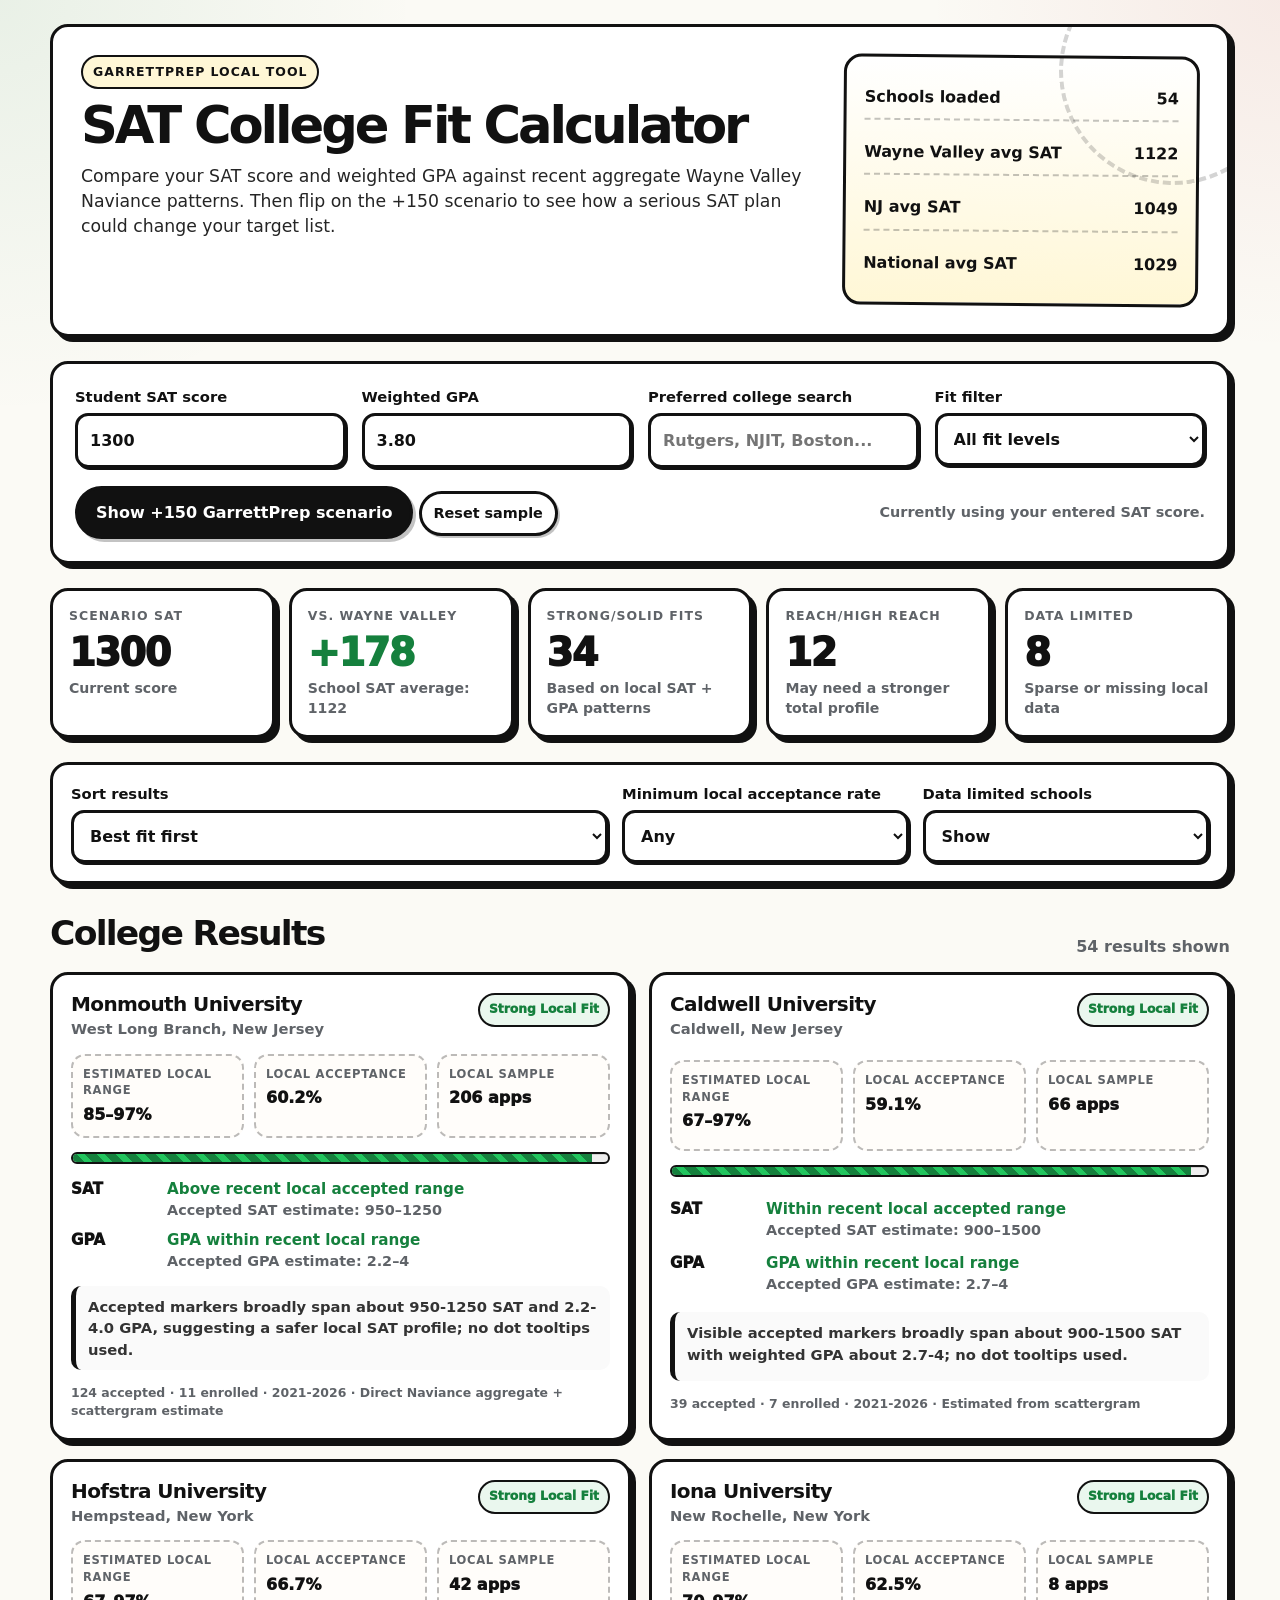
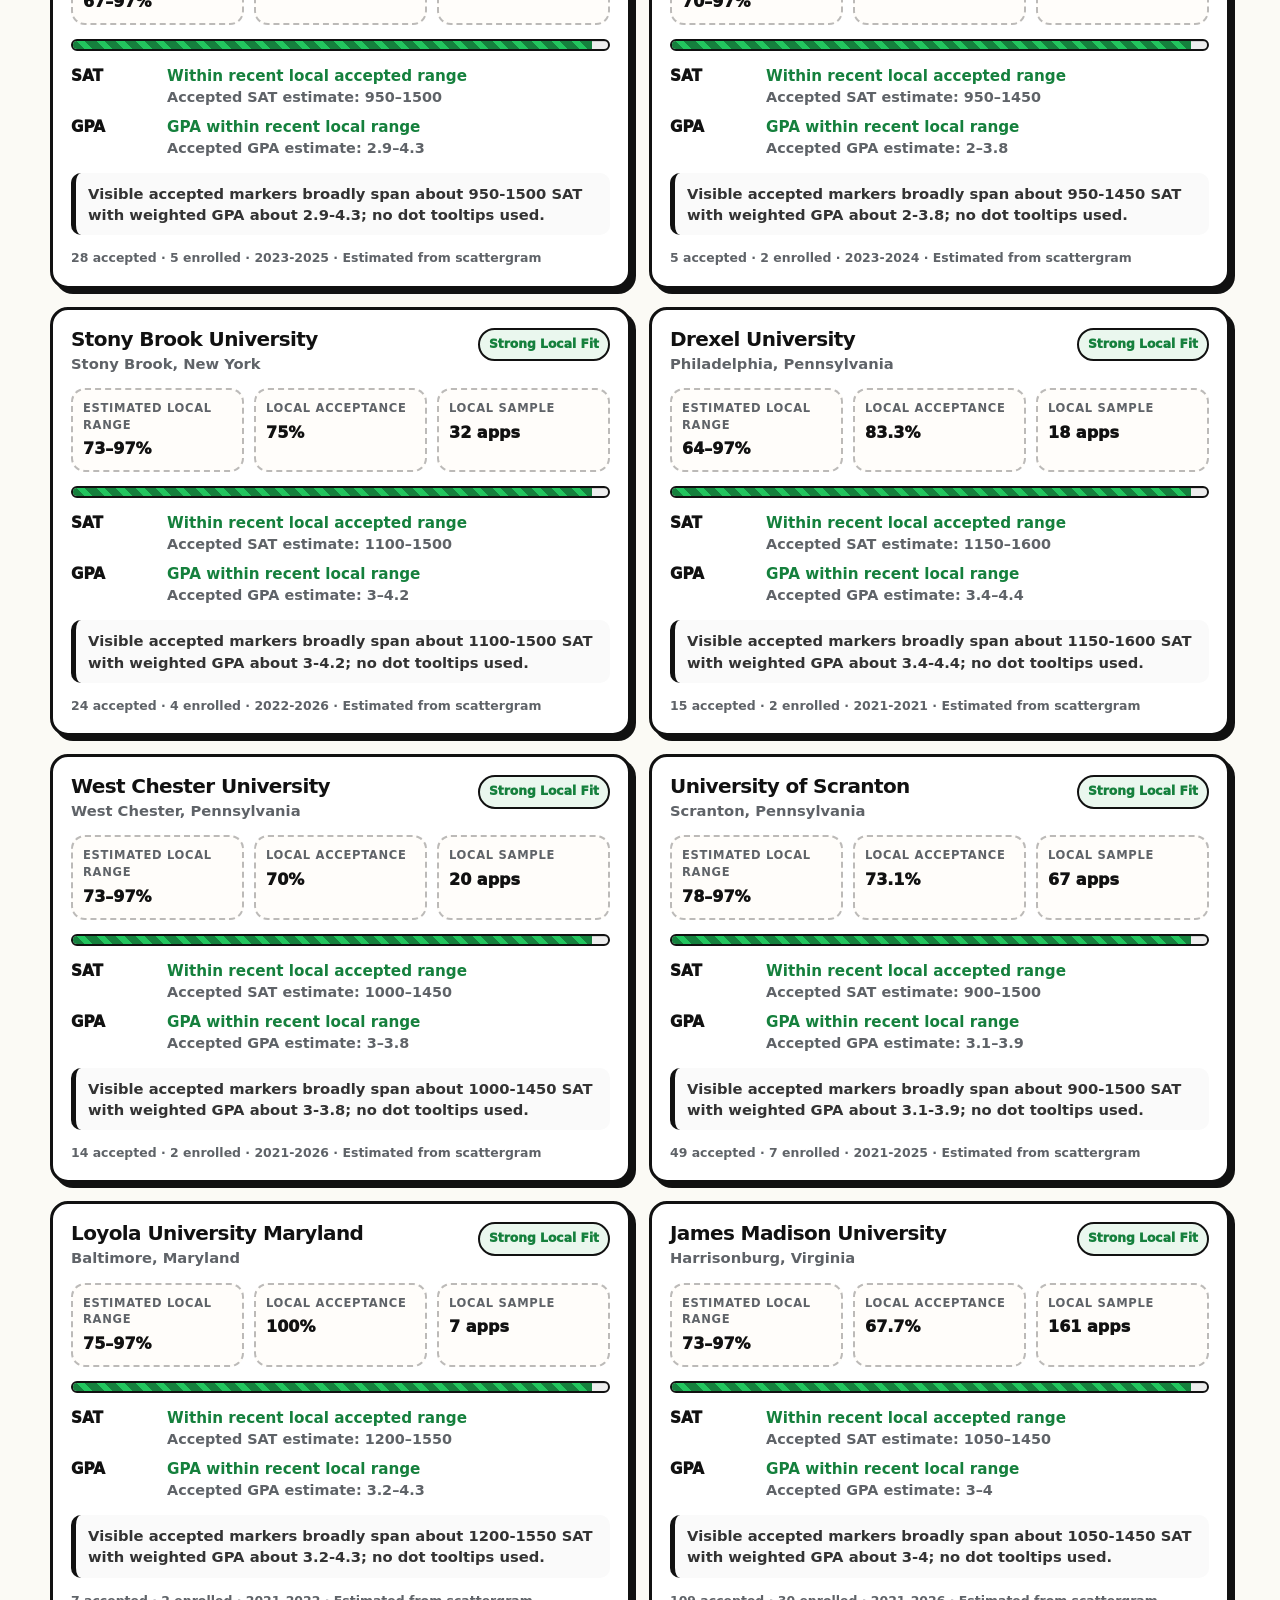
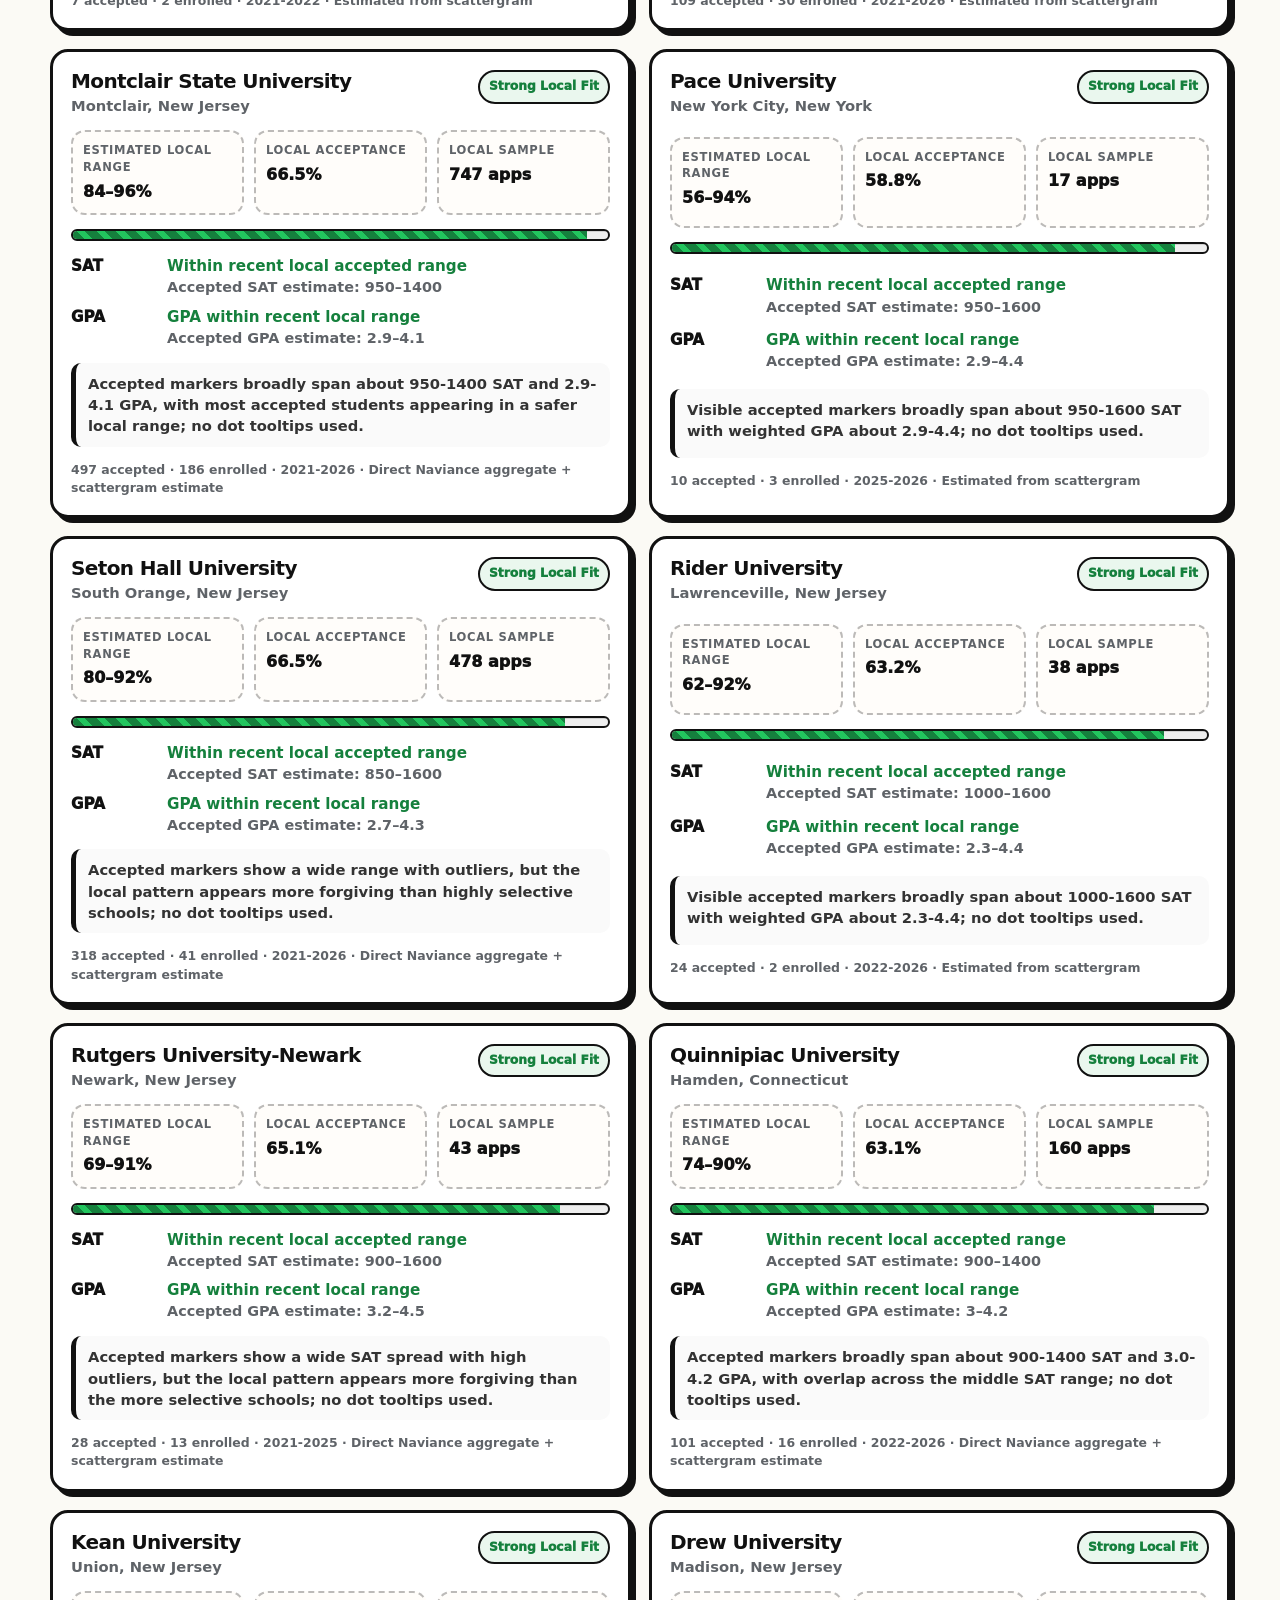
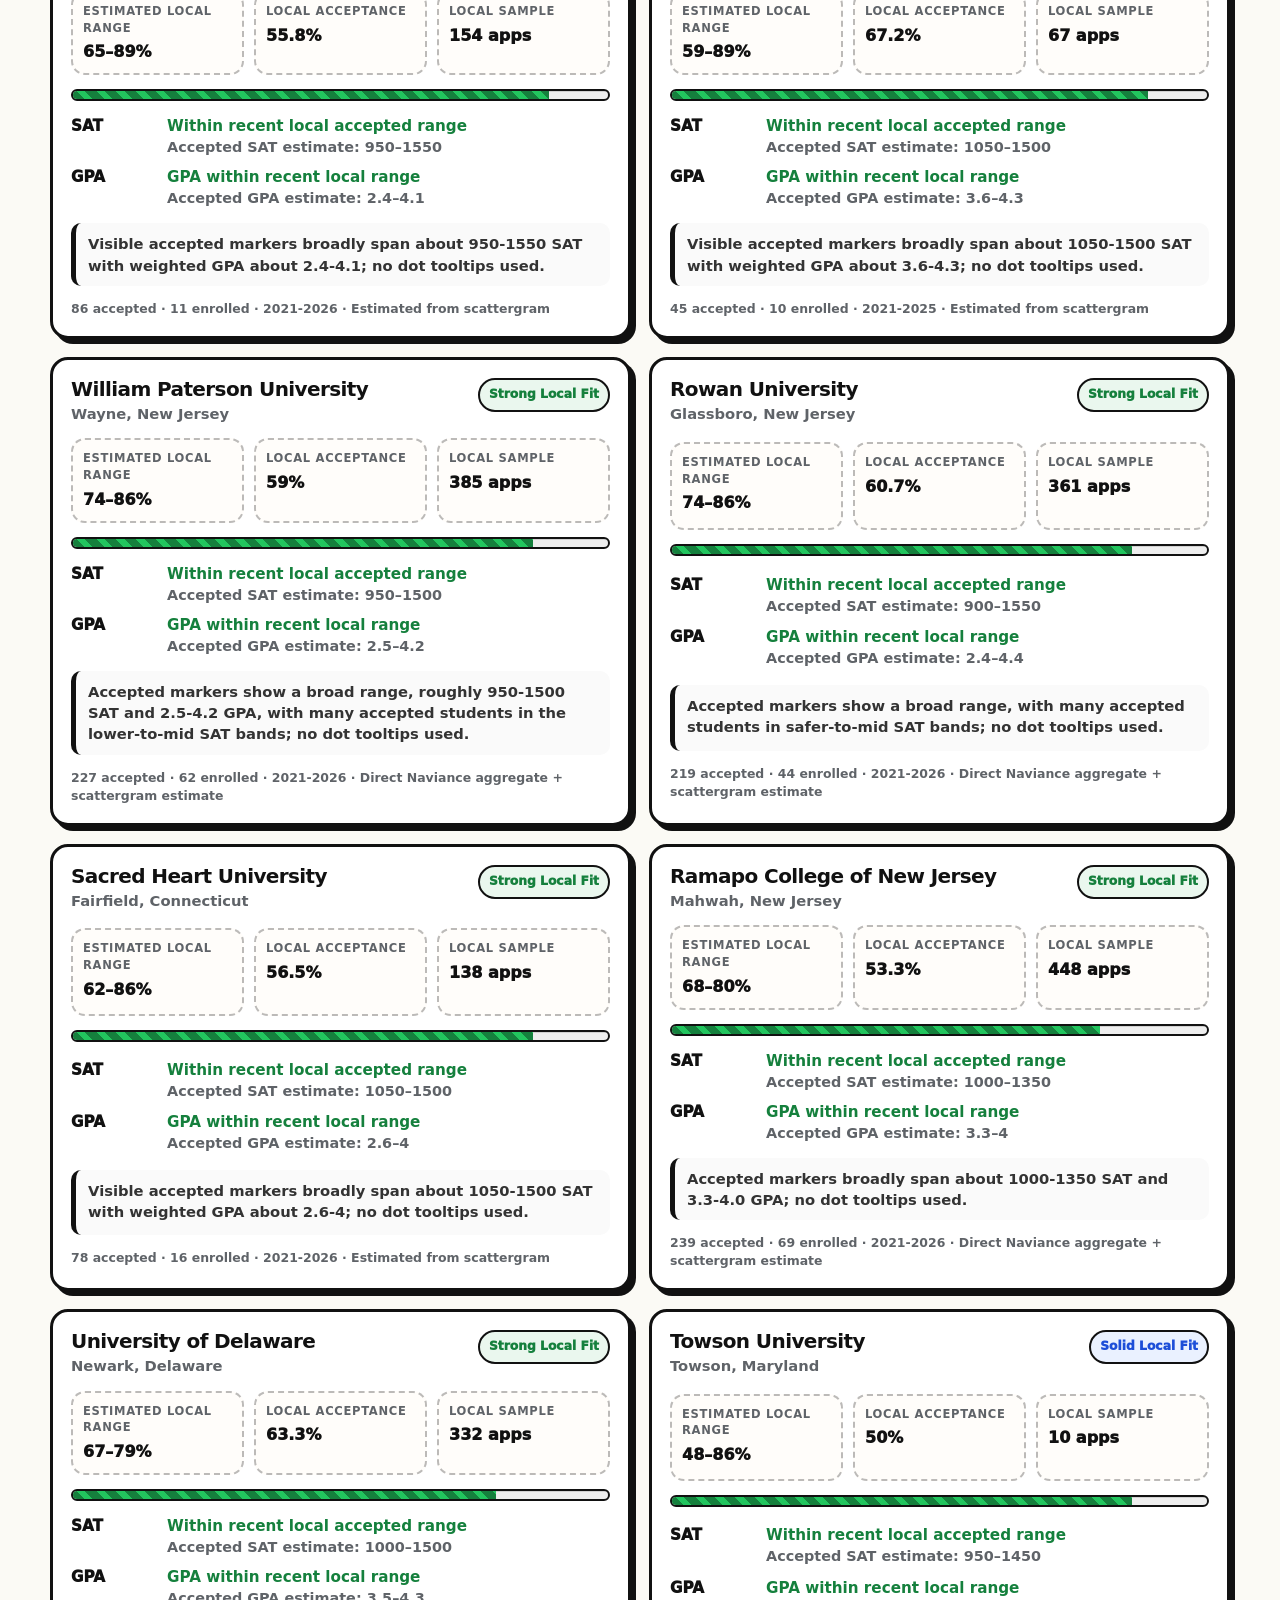
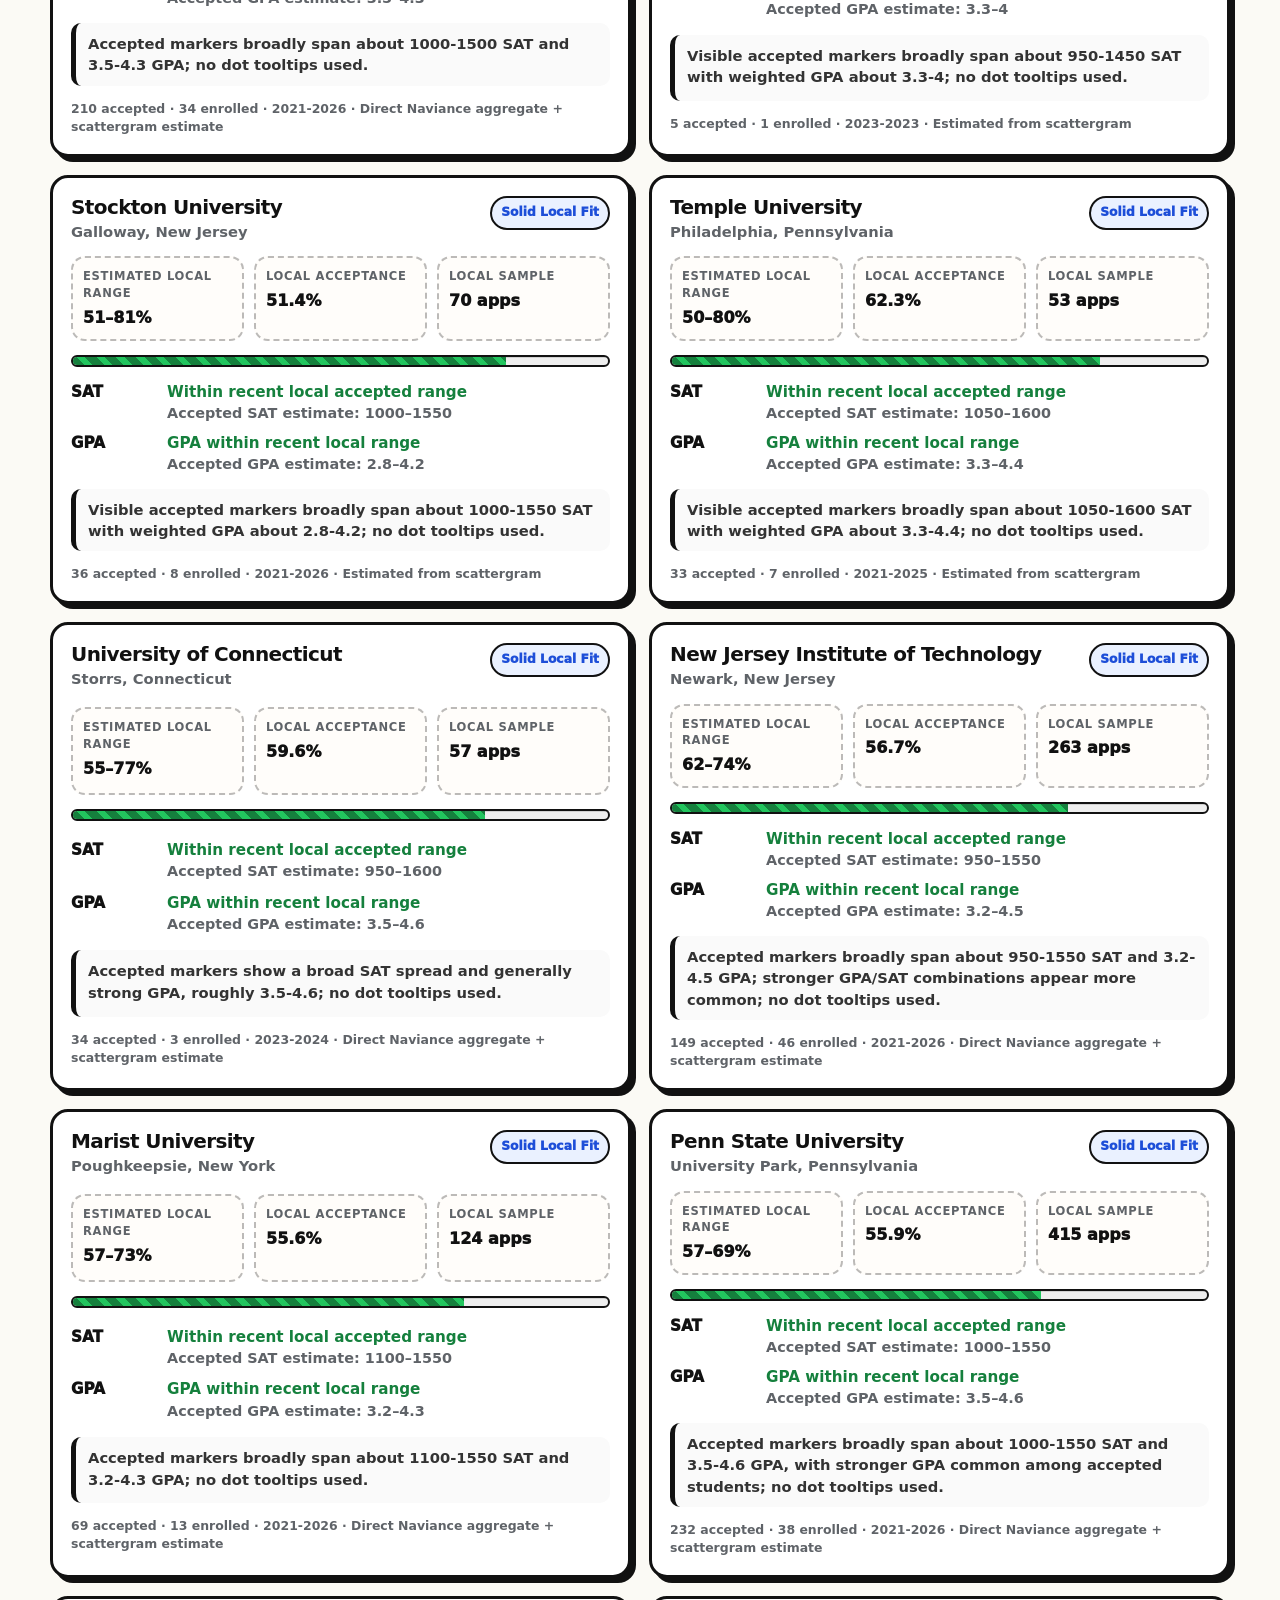
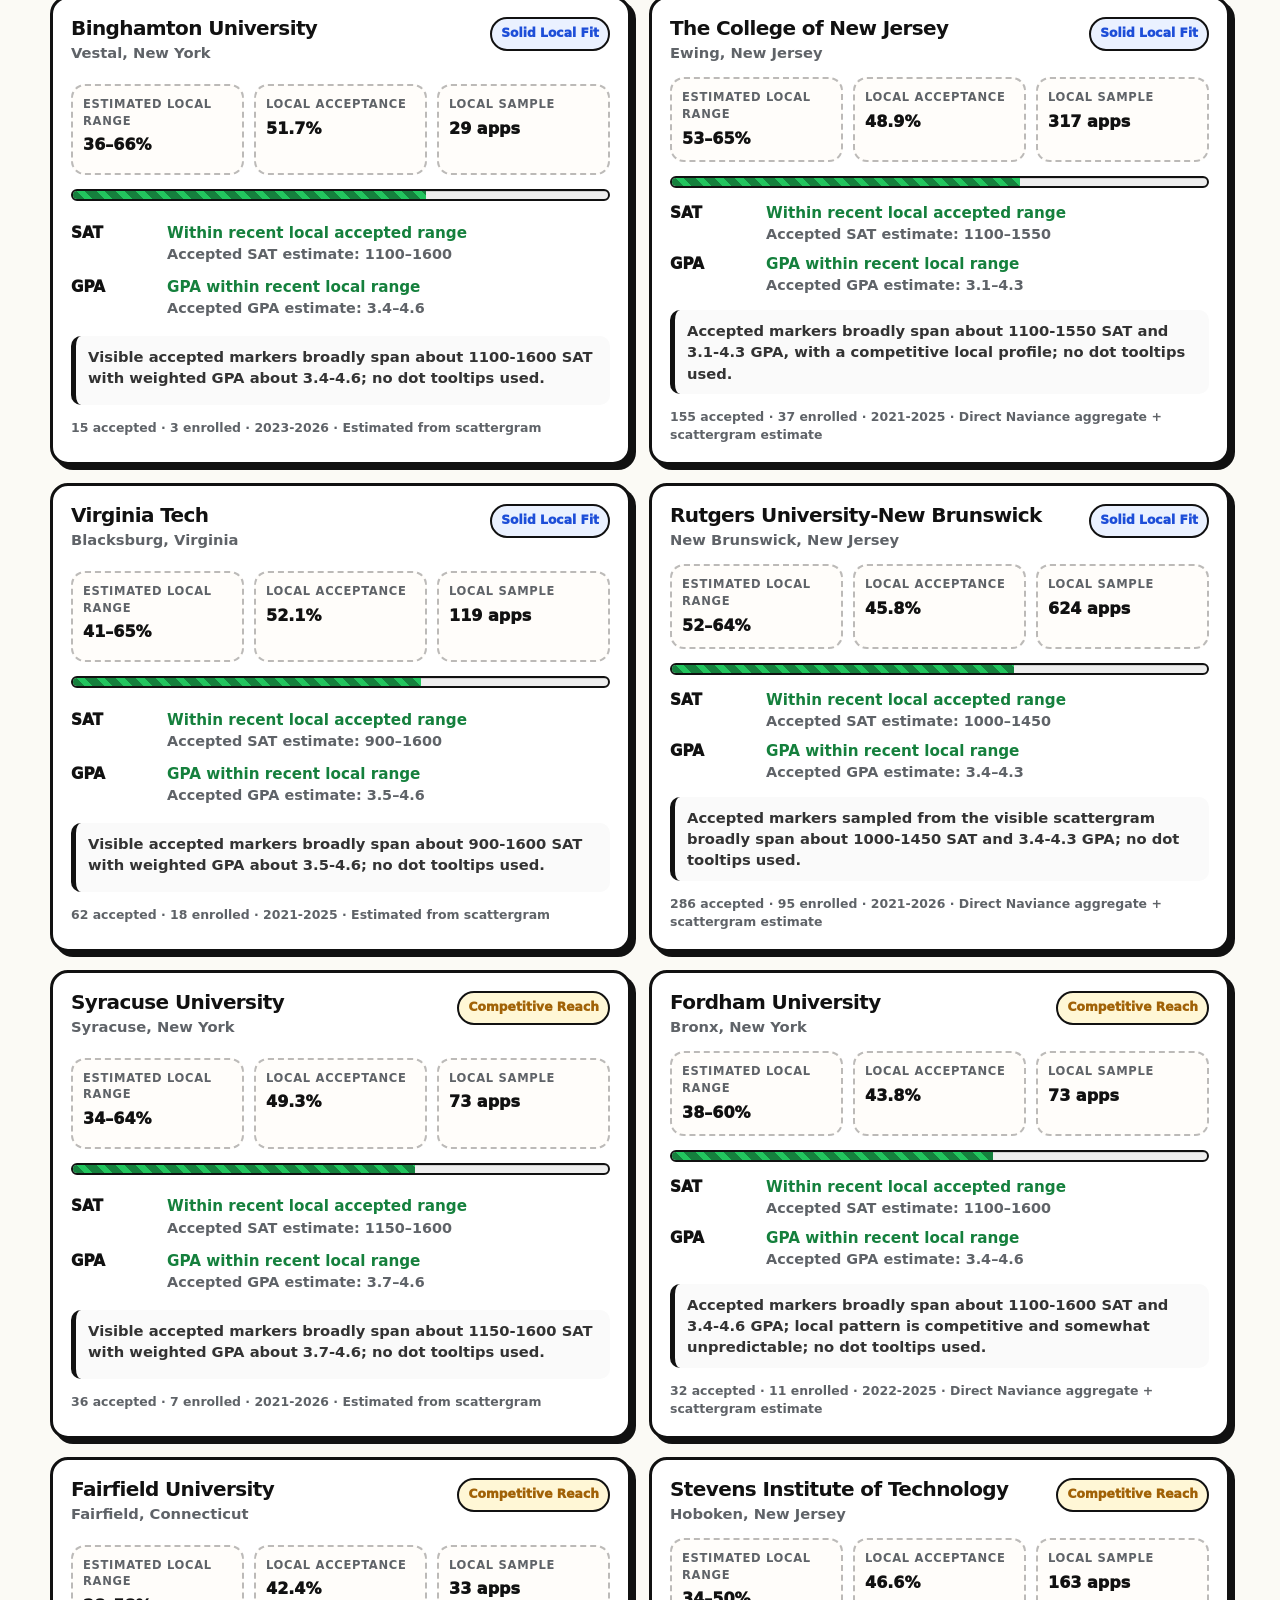
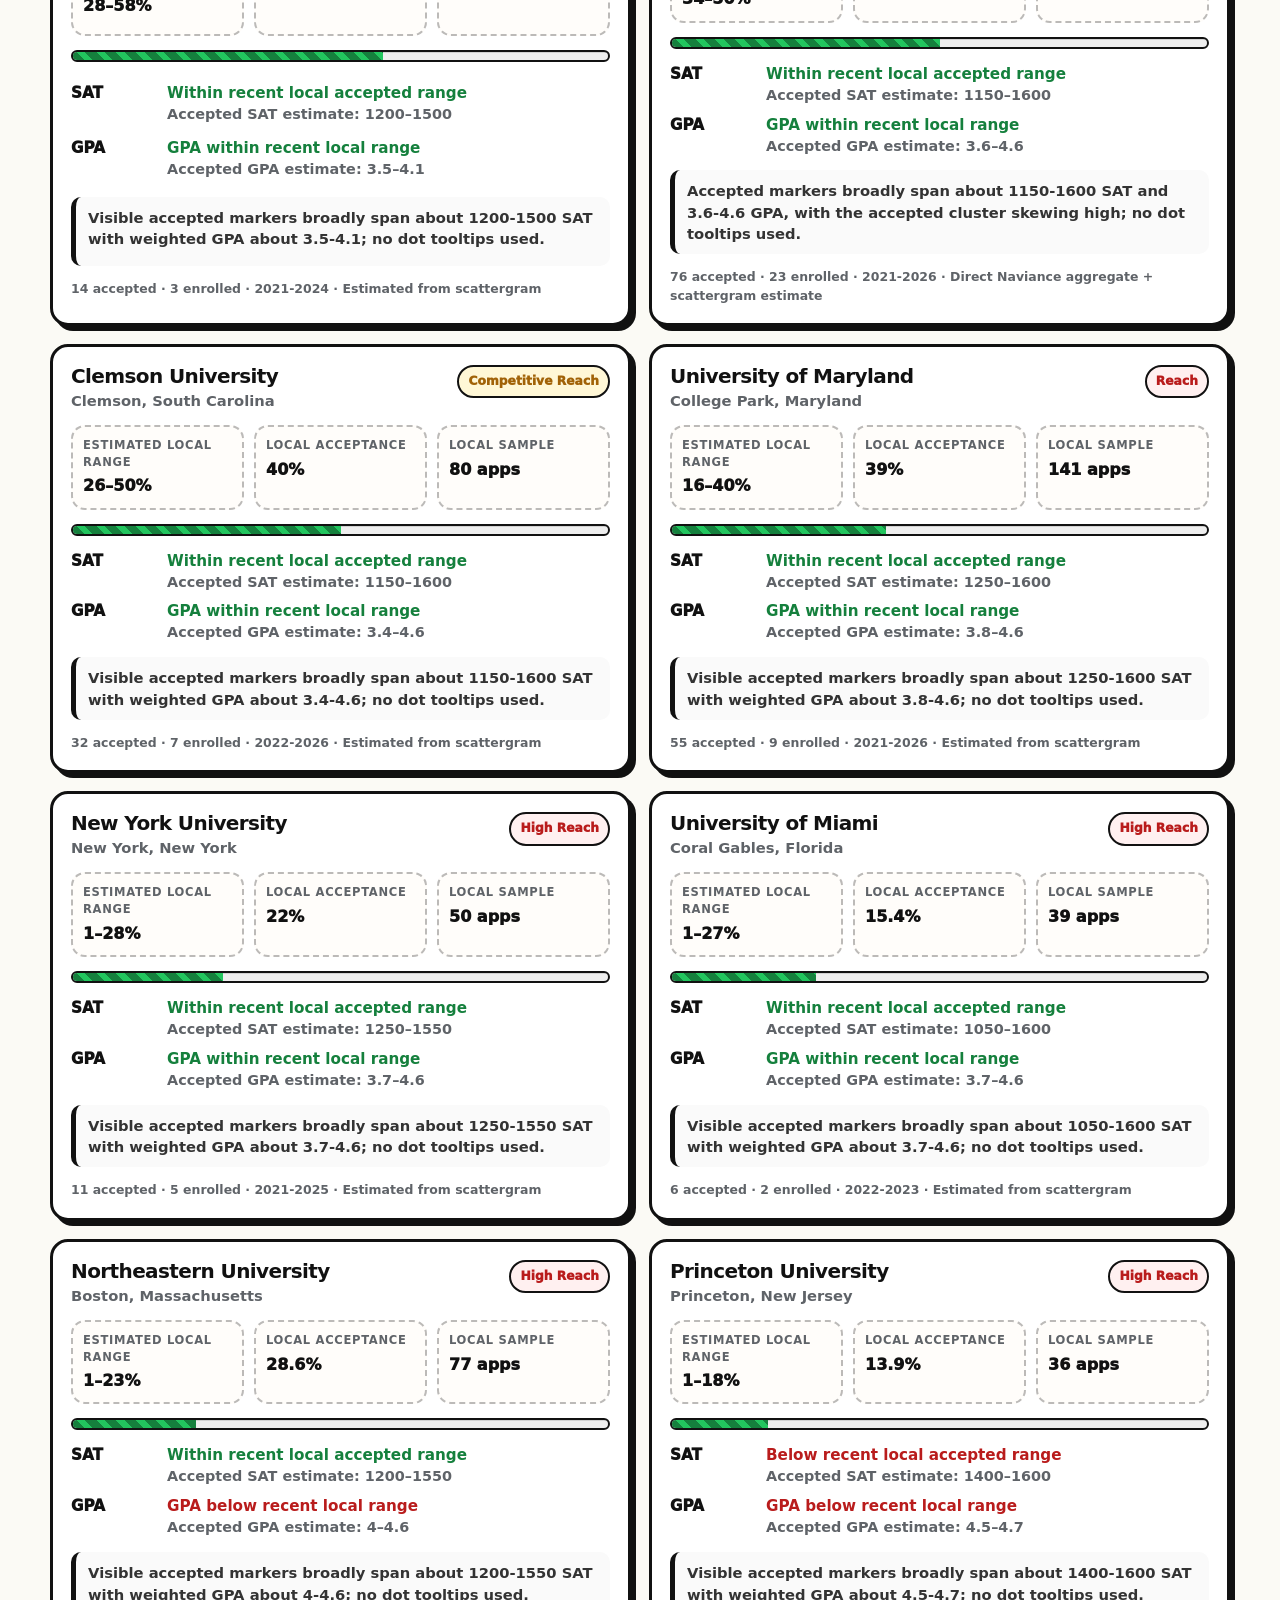
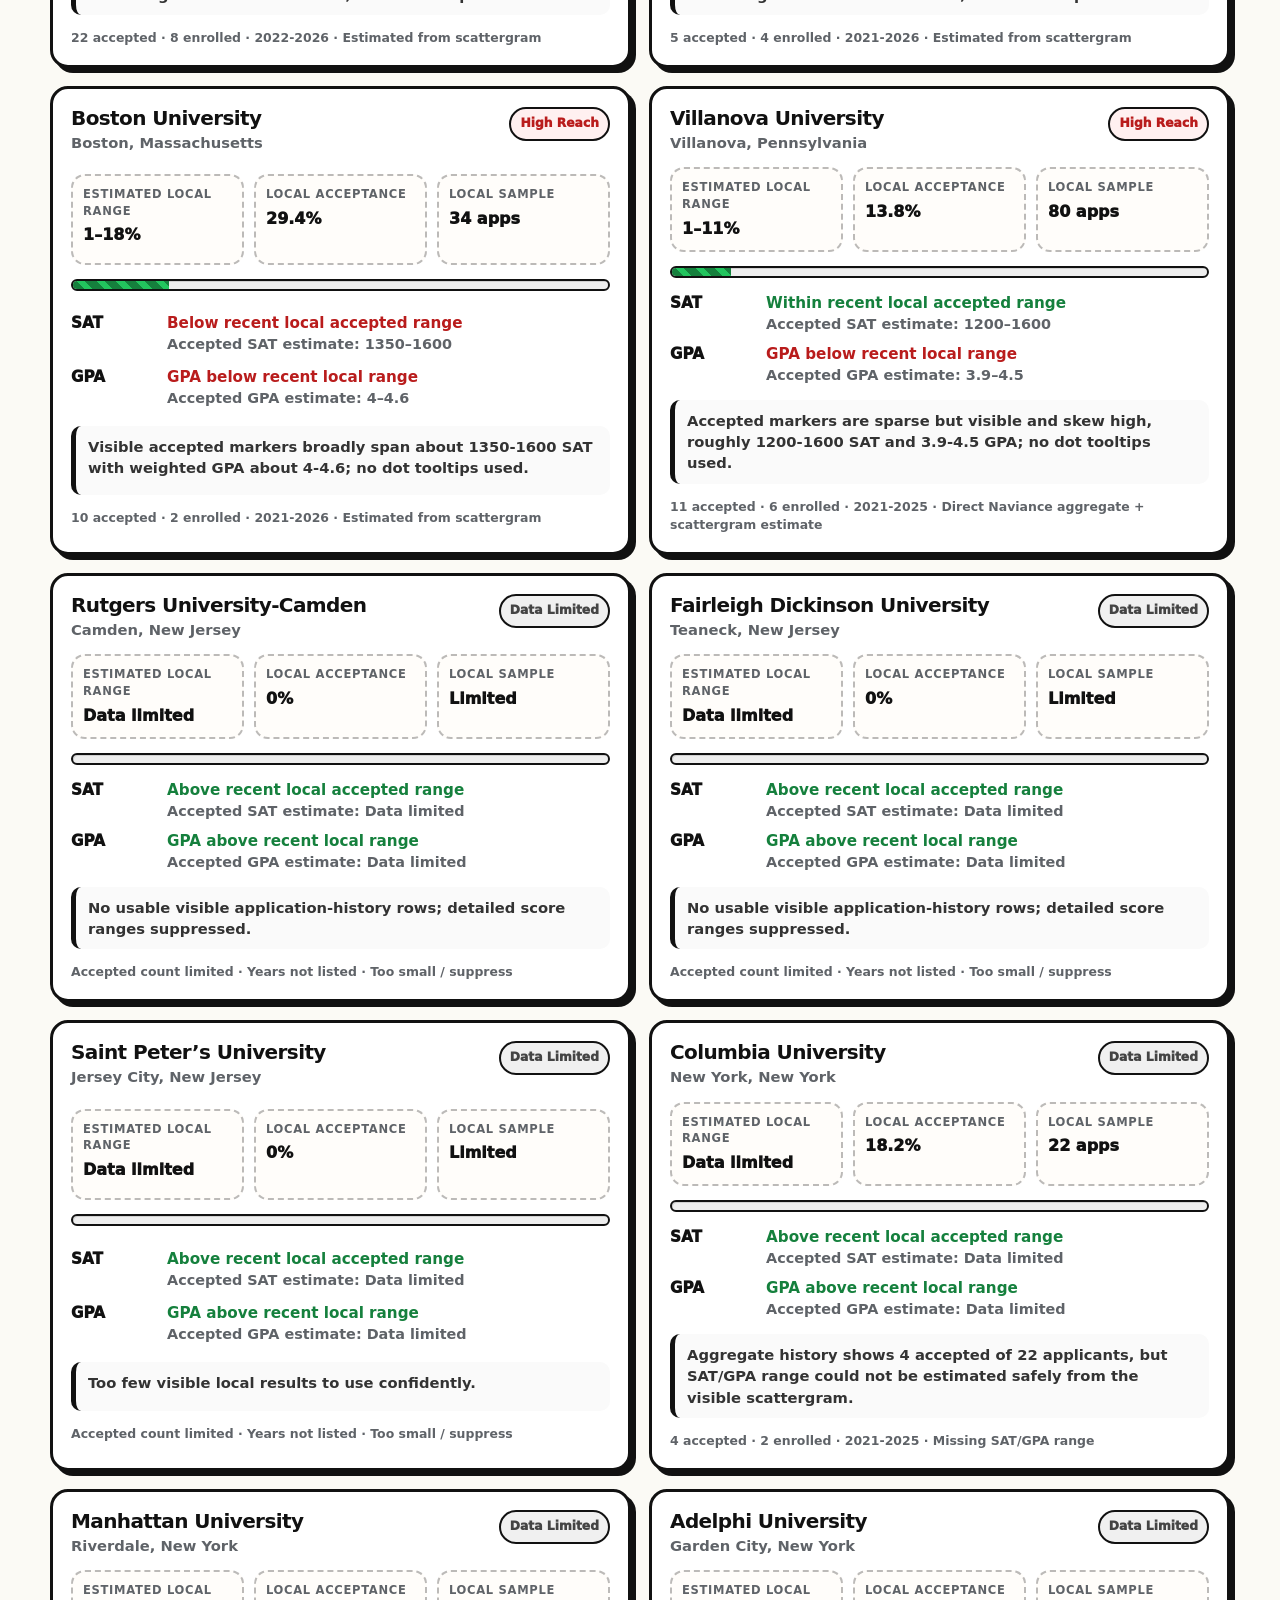
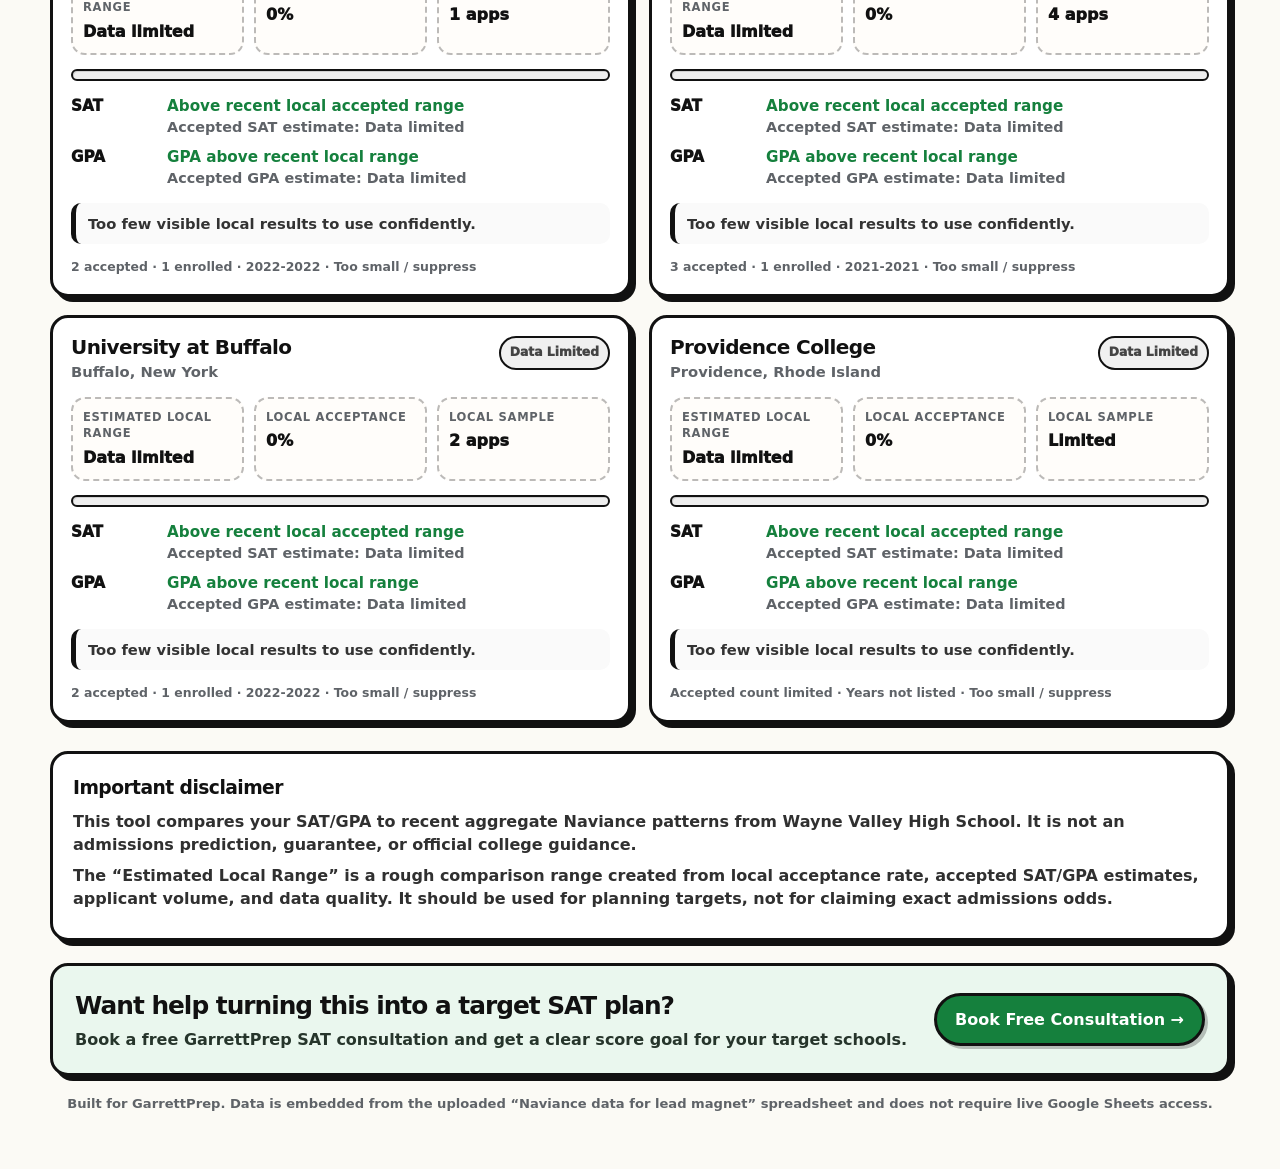
<file: sat-college-fit-calculator.html.html>
<!DOCTYPE html>
<html lang="en">
<head>
  <meta charset="UTF-8" />
  <meta name="viewport" content="width=device-width, initial-scale=1.0" />
  <title>GarrettPrep SAT College Fit Calculator</title>
  <style>
    :root {
      --ink: #111111;
      --paper: #fbfaf5;
      --card: #ffffff;
      --muted: #5f6368;
      --line: #111111;
      --green: #15803d;
      --green-bg: #eaf7ee;
      --red: #b91c1c;
      --red-bg: #fff0f0;
      --yellow: #a16207;
      --yellow-bg: #fff7d6;
      --blue: #1d4ed8;
      --blue-bg: #eaf1ff;
      --shadow: 5px 5px 0 var(--ink);
      --radius: 18px;
    }

    * {
      box-sizing: border-box;
    }

    body {
      margin: 0;
      background:
        radial-gradient(circle at top left, rgba(21,128,61,0.08), transparent 26rem),
        radial-gradient(circle at top right, rgba(185,28,28,0.07), transparent 22rem),
        var(--paper);
      color: var(--ink);
      font-family: Inter, ui-sans-serif, system-ui, -apple-system, BlinkMacSystemFont, "Segoe UI", sans-serif;
      line-height: 1.45;
    }

    .page {
      width: min(1180px, calc(100% - 28px));
      margin: 0 auto;
      padding: 24px 0 56px;
    }

    .marker {
      border: 3px solid var(--line);
      border-radius: var(--radius);
      background: var(--card);
      box-shadow: var(--shadow);
    }

    .hero {
      padding: 28px;
      display: grid;
      grid-template-columns: 1.35fr 0.65fr;
      gap: 22px;
      align-items: stretch;
      position: relative;
      overflow: hidden;
    }

    .hero:after {
      content: "";
      position: absolute;
      right: -60px;
      top: -70px;
      width: 220px;
      height: 220px;
      border: 4px dashed rgba(17,17,17,0.18);
      border-radius: 50%;
      transform: rotate(-8deg);
      pointer-events: none;
    }

    .eyebrow {
      font-weight: 800;
      letter-spacing: 0.08em;
      text-transform: uppercase;
      font-size: 0.78rem;
      display: inline-flex;
      gap: 8px;
      align-items: center;
      background: var(--yellow-bg);
      border: 2px solid var(--line);
      padding: 6px 10px;
      border-radius: 999px;
      margin-bottom: 12px;
    }

    h1 {
      font-size: clamp(2rem, 4vw, 4.25rem);
      line-height: 0.96;
      margin: 0 0 14px;
      letter-spacing: -0.06em;
    }

    .hero p {
      font-size: 1.08rem;
      color: #252525;
      max-width: 760px;
      margin: 0;
    }

    .hero-side {
      border: 3px solid var(--line);
      border-radius: var(--radius);
      padding: 18px;
      background: linear-gradient(180deg, #fff 0%, #fff7d6 100%);
      display: grid;
      gap: 10px;
      align-content: center;
      transform: rotate(0.5deg);
    }

    .hero-stat {
      display: flex;
      justify-content: space-between;
      gap: 16px;
      padding: 10px 0;
      border-bottom: 2px dashed rgba(17,17,17,0.25);
      font-weight: 800;
    }

    .hero-stat:last-child { border-bottom: 0; }

    .controls {
      margin-top: 24px;
      padding: 22px;
    }

    .controls-grid {
      display: grid;
      grid-template-columns: repeat(4, 1fr);
      gap: 16px;
    }

    label {
      font-weight: 800;
      font-size: 0.92rem;
      display: block;
      margin-bottom: 6px;
    }

    input, select {
      width: 100%;
      padding: 13px 12px;
      border: 3px solid var(--line);
      border-radius: 13px;
      background: #fff;
      color: var(--ink);
      font: inherit;
      font-weight: 700;
      outline: none;
      box-shadow: 2px 2px 0 var(--ink);
    }

    input:focus, select:focus {
      box-shadow: 4px 4px 0 var(--green);
    }

    .toggle-row {
      margin-top: 18px;
      display: flex;
      flex-wrap: wrap;
      gap: 12px;
      align-items: center;
      justify-content: space-between;
    }

    .scenario-btn, .cta, .mini-btn {
      border: 3px solid var(--line);
      border-radius: 999px;
      background: var(--ink);
      color: #fff;
      font: inherit;
      font-weight: 900;
      padding: 12px 18px;
      cursor: pointer;
      box-shadow: 3px 3px 0 rgba(17,17,17,0.25);
      text-decoration: none;
      display: inline-flex;
      align-items: center;
      justify-content: center;
      gap: 8px;
    }

    .scenario-btn.is-on {
      background: var(--green);
    }

    .mini-btn {
      background: #fff;
      color: var(--ink);
      padding: 9px 12px;
      box-shadow: 2px 2px 0 rgba(17,17,17,0.25);
      font-size: 0.9rem;
    }

    .helper {
      color: var(--muted);
      font-size: 0.9rem;
      font-weight: 650;
    }

    .stats-grid {
      display: grid;
      grid-template-columns: repeat(5, 1fr);
      gap: 14px;
      margin-top: 24px;
    }

    .stat-card {
      padding: 16px;
      min-height: 120px;
    }

    .stat-kicker {
      color: var(--muted);
      font-size: 0.78rem;
      text-transform: uppercase;
      letter-spacing: 0.08em;
      font-weight: 900;
    }

    .stat-value {
      font-size: clamp(1.45rem, 3vw, 2.4rem);
      font-weight: 950;
      line-height: 1;
      letter-spacing: -0.04em;
      margin: 8px 0 6px;
    }

    .stat-sub {
      font-size: 0.88rem;
      color: var(--muted);
      font-weight: 700;
    }

    .filters {
      margin-top: 24px;
      padding: 18px;
      display: grid;
      grid-template-columns: 1.5fr 0.8fr 0.8fr;
      gap: 14px;
      align-items: end;
    }

    .results-header {
      display: flex;
      justify-content: space-between;
      gap: 16px;
      align-items: end;
      margin: 24px 0 14px;
    }

    .results-header h2 {
      font-size: clamp(1.55rem, 2.7vw, 2.6rem);
      letter-spacing: -0.05em;
      margin: 0;
    }

    .results-count {
      color: var(--muted);
      font-weight: 800;
    }

    .cards {
      display: grid;
      grid-template-columns: repeat(2, 1fr);
      gap: 18px;
    }

    .college-card {
      padding: 18px;
      display: grid;
      gap: 14px;
    }

    .college-top {
      display: flex;
      gap: 12px;
      justify-content: space-between;
      align-items: start;
    }

    .college-title {
      margin: 0;
      font-size: 1.25rem;
      letter-spacing: -0.03em;
      line-height: 1.1;
    }

    .college-location {
      color: var(--muted);
      font-weight: 750;
      margin-top: 3px;
      font-size: 0.92rem;
    }

    .badge {
      border: 2px solid var(--line);
      border-radius: 999px;
      padding: 6px 9px;
      font-weight: 950;
      font-size: 0.77rem;
      white-space: nowrap;
    }

    .badge.strong { background: var(--green-bg); color: var(--green); }
    .badge.solid { background: var(--blue-bg); color: var(--blue); }
    .badge.competitive { background: var(--yellow-bg); color: var(--yellow); }
    .badge.reach, .badge.high { background: var(--red-bg); color: var(--red); }
    .badge.limited { background: #f0f0f0; color: #444; }

    .metrics {
      display: grid;
      grid-template-columns: repeat(3, 1fr);
      gap: 10px;
    }

    .metric {
      border: 2px dashed rgba(17,17,17,0.28);
      border-radius: 14px;
      padding: 10px;
      background: #fffdfa;
    }

    .metric-label {
      color: var(--muted);
      font-weight: 900;
      font-size: 0.72rem;
      text-transform: uppercase;
      letter-spacing: 0.06em;
    }

    .metric-value {
      font-weight: 950;
      margin-top: 4px;
      font-size: 1rem;
    }

    .fit-lines {
      display: grid;
      gap: 8px;
    }

    .fit-line {
      display: grid;
      grid-template-columns: 86px 1fr;
      gap: 10px;
      align-items: start;
      font-weight: 750;
      font-size: 0.95rem;
    }

    .fit-line span:first-child {
      font-weight: 950;
    }

    .fit-line .good { color: var(--green); }
    .fit-line .watch { color: var(--yellow); }
    .fit-line .bad { color: var(--red); }

    .bar {
      height: 12px;
      background: #eee;
      border: 2px solid var(--line);
      border-radius: 999px;
      overflow: hidden;
      box-shadow: inset 1px 1px 0 rgba(0,0,0,0.12);
    }

    .bar-fill {
      height: 100%;
      background: repeating-linear-gradient(45deg, var(--green), var(--green) 8px, #22c55e 8px, #22c55e 14px);
      width: 0%;
      transition: width 0.2s ease;
    }

    .note {
      background: #fafafa;
      border-left: 5px solid var(--ink);
      padding: 10px 12px;
      border-radius: 10px;
      color: #333;
      font-weight: 700;
      font-size: 0.92rem;
    }

    .source-line {
      color: var(--muted);
      font-size: 0.78rem;
      font-weight: 700;
    }

    .disclaimer {
      margin-top: 28px;
      padding: 20px;
      background: #fff;
    }

    .disclaimer h3 {
      margin: 0 0 8px;
      letter-spacing: -0.03em;
    }

    .disclaimer p {
      margin: 8px 0;
      color: #303030;
      font-weight: 700;
    }

    .cta-box {
      margin-top: 22px;
      padding: 22px;
      display: flex;
      gap: 16px;
      align-items: center;
      justify-content: space-between;
      background: var(--green-bg);
    }

    .cta-box h3 {
      margin: 0 0 4px;
      letter-spacing: -0.04em;
      font-size: 1.55rem;
    }

    .cta-box p {
      margin: 0;
      color: #26352b;
      font-weight: 750;
    }

    .cta {
      background: var(--green);
      color: #fff;
      flex: 0 0 auto;
    }

    .empty {
      padding: 24px;
      text-align: center;
      color: var(--muted);
      font-weight: 850;
    }

    .footer {
      margin-top: 18px;
      color: var(--muted);
      font-size: 0.82rem;
      font-weight: 700;
      text-align: center;
    }

    @media (max-width: 940px) {
      .hero, .controls-grid, .filters, .stats-grid, .cards {
        grid-template-columns: 1fr;
      }

      .hero {
        padding: 22px;
      }

      .stats-grid {
        grid-template-columns: repeat(2, 1fr);
      }
    }

    @media (max-width: 620px) {
      .page {
        width: min(100% - 18px, 1180px);
        padding-top: 10px;
      }

      .stats-grid, .metrics {
        grid-template-columns: 1fr;
      }

      .results-header, .cta-box, .college-top, .toggle-row {
        align-items: stretch;
        flex-direction: column;
      }

      .badge, .scenario-btn, .cta, .mini-btn {
        width: 100%;
      }

      .fit-line {
        grid-template-columns: 1fr;
        gap: 2px;
      }

      .hero-side {
        transform: none;
      }
    }

    @media print {
      body { background: #fff; }
      .controls, .filters, .cta-box { display: none; }
      .marker { box-shadow: none; }
      .cards { grid-template-columns: 1fr; }
      .page { width: 100%; padding: 0; }
    }
  </style>
</head>
<body>
  <script id="college-data" type="application/json">[{"high_school":"Wayne Valley","college_name":"Rutgers University-New Brunswick","college_location":"New Brunswick, New Jersey","years_included":"2021-2026","source_in_naviance":"College profile > Admissions table + visible scattergram","applicants_total":624,"accepted_count":286,"enrolled_count":95,"local_acceptance_rate":0.458,"accepted_sat_low_est":1000,"accepted_sat_high_est":1450,"accepted_gpa_low_est":3.4,"accepted_gpa_high_est":4.3,"sat_profile_label":"Competitive SAT fit","data_quality":"Direct Naviance aggregate + scattergram estimate","notes":"Accepted markers sampled from the visible scattergram broadly span about 1000-1450 SAT and 3.4-4.3 GPA; no dot tooltips used.","date_collected":"2026-05-15"},{"high_school":"Wayne Valley","college_name":"Rutgers University-Newark","college_location":"Newark, New Jersey","years_included":"2021-2025","source_in_naviance":"College profile > Admissions table + visible scattergram","applicants_total":43,"accepted_count":28,"enrolled_count":13,"local_acceptance_rate":0.651,"accepted_sat_low_est":900,"accepted_sat_high_est":1600,"accepted_gpa_low_est":3.2,"accepted_gpa_high_est":4.5,"sat_profile_label":"Likely safer SAT fit","data_quality":"Direct Naviance aggregate + scattergram estimate","notes":"Accepted markers show a wide SAT spread with high outliers, but the local pattern appears more forgiving than the more selective schools; no dot tooltips used.","date_collected":"2026-05-15"},{"high_school":"Wayne Valley","college_name":"Rutgers University-Camden","college_location":"Camden, New Jersey","years_included":null,"source_in_naviance":"College profile > Admissions; no usable aggregate rows","applicants_total":0,"accepted_count":0,"enrolled_count":0,"local_acceptance_rate":null,"accepted_sat_low_est":null,"accepted_sat_high_est":null,"accepted_gpa_low_est":null,"accepted_gpa_high_est":null,"sat_profile_label":"Data too limited","data_quality":"Too small / suppress","notes":"No usable visible application-history rows; detailed score ranges suppressed.","date_collected":"2026-05-15"},{"high_school":"Wayne Valley","college_name":"Montclair State University","college_location":"Montclair, New Jersey","years_included":"2021-2026","source_in_naviance":"College profile > Admissions table + visible scattergram","applicants_total":747,"accepted_count":497,"enrolled_count":186,"local_acceptance_rate":0.665,"accepted_sat_low_est":950,"accepted_sat_high_est":1400,"accepted_gpa_low_est":2.9,"accepted_gpa_high_est":4.1,"sat_profile_label":"Likely safer SAT fit","data_quality":"Direct Naviance aggregate + scattergram estimate","notes":"Accepted markers broadly span about 950-1400 SAT and 2.9-4.1 GPA, with most accepted students appearing in a safer local range; no dot tooltips used.","date_collected":"2026-05-15"},{"high_school":"Wayne Valley","college_name":"Ramapo College of New Jersey","college_location":"Mahwah, New Jersey","years_included":"2021-2026","source_in_naviance":"College profile > Admissions table + visible scattergram","applicants_total":448,"accepted_count":239,"enrolled_count":69,"local_acceptance_rate":0.533,"accepted_sat_low_est":1000,"accepted_sat_high_est":1350,"accepted_gpa_low_est":3.3,"accepted_gpa_high_est":4,"sat_profile_label":"Competitive SAT fit","data_quality":"Direct Naviance aggregate + scattergram estimate","notes":"Accepted markers broadly span about 1000-1350 SAT and 3.3-4.0 GPA; no dot tooltips used.","date_collected":"2026-05-15"},{"high_school":"Wayne Valley","college_name":"William Paterson University","college_location":"Wayne, New Jersey","years_included":"2021-2026","source_in_naviance":"College profile > Admissions table + visible scattergram","applicants_total":385,"accepted_count":227,"enrolled_count":62,"local_acceptance_rate":0.59,"accepted_sat_low_est":950,"accepted_sat_high_est":1500,"accepted_gpa_low_est":2.5,"accepted_gpa_high_est":4.2,"sat_profile_label":"Likely safer SAT fit","data_quality":"Direct Naviance aggregate + scattergram estimate","notes":"Accepted markers show a broad range, roughly 950-1500 SAT and 2.5-4.2 GPA, with many accepted students in the lower-to-mid SAT bands; no dot tooltips used.","date_collected":"2026-05-15"},{"high_school":"Wayne Valley","college_name":"The College of New Jersey","college_location":"Ewing, New Jersey","years_included":"2021-2025","source_in_naviance":"College profile > Admissions table + visible scattergram","applicants_total":317,"accepted_count":155,"enrolled_count":37,"local_acceptance_rate":0.489,"accepted_sat_low_est":1100,"accepted_sat_high_est":1550,"accepted_gpa_low_est":3.1,"accepted_gpa_high_est":4.3,"sat_profile_label":"Competitive SAT fit","data_quality":"Direct Naviance aggregate + scattergram estimate","notes":"Accepted markers broadly span about 1100-1550 SAT and 3.1-4.3 GPA, with a competitive local profile; no dot tooltips used.","date_collected":"2026-05-15"},{"high_school":"Wayne Valley","college_name":"New Jersey Institute of Technology","college_location":"Newark, New Jersey","years_included":"2021-2026","source_in_naviance":"College profile > Admissions table + visible scattergram","applicants_total":263,"accepted_count":149,"enrolled_count":46,"local_acceptance_rate":0.567,"accepted_sat_low_est":950,"accepted_sat_high_est":1550,"accepted_gpa_low_est":3.2,"accepted_gpa_high_est":4.5,"sat_profile_label":"Competitive SAT fit","data_quality":"Direct Naviance aggregate + scattergram estimate","notes":"Accepted markers broadly span about 950-1550 SAT and 3.2-4.5 GPA; stronger GPA/SAT combinations appear more common; no dot tooltips used.","date_collected":"2026-05-15"},{"high_school":"Wayne Valley","college_name":"Stevens Institute of Technology","college_location":"Hoboken, New Jersey","years_included":"2021-2026","source_in_naviance":"College profile > Admissions table + visible scattergram","applicants_total":163,"accepted_count":76,"enrolled_count":23,"local_acceptance_rate":0.466,"accepted_sat_low_est":1150,"accepted_sat_high_est":1600,"accepted_gpa_low_est":3.6,"accepted_gpa_high_est":4.6,"sat_profile_label":"Reach SAT fit","data_quality":"Direct Naviance aggregate + scattergram estimate","notes":"Accepted markers broadly span about 1150-1600 SAT and 3.6-4.6 GPA, with the accepted cluster skewing high; no dot tooltips used.","date_collected":"2026-05-15"},{"high_school":"Wayne Valley","college_name":"Seton Hall University","college_location":"South Orange, New Jersey","years_included":"2021-2026","source_in_naviance":"College profile > Admissions table + visible scattergram","applicants_total":478,"accepted_count":318,"enrolled_count":41,"local_acceptance_rate":0.665,"accepted_sat_low_est":850,"accepted_sat_high_est":1600,"accepted_gpa_low_est":2.7,"accepted_gpa_high_est":4.3,"sat_profile_label":"Likely safer SAT fit","data_quality":"Direct Naviance aggregate + scattergram estimate","notes":"Accepted markers show a wide range with outliers, but the local pattern appears more forgiving than highly selective schools; no dot tooltips used.","date_collected":"2026-05-15"},{"high_school":"Wayne Valley","college_name":"Penn State University","college_location":"University Park, Pennsylvania","years_included":"2021-2026","source_in_naviance":"College profile > Admissions table + visible scattergram","applicants_total":415,"accepted_count":232,"enrolled_count":38,"local_acceptance_rate":0.559,"accepted_sat_low_est":1000,"accepted_sat_high_est":1550,"accepted_gpa_low_est":3.5,"accepted_gpa_high_est":4.6,"sat_profile_label":"Competitive SAT fit","data_quality":"Direct Naviance aggregate + scattergram estimate","notes":"Accepted markers broadly span about 1000-1550 SAT and 3.5-4.6 GPA, with stronger GPA common among accepted students; no dot tooltips used.","date_collected":"2026-05-15"},{"high_school":"Wayne Valley","college_name":"University of Connecticut","college_location":"Storrs, Connecticut","years_included":"2023-2024","source_in_naviance":"College profile > Admissions table + visible scattergram","applicants_total":57,"accepted_count":34,"enrolled_count":3,"local_acceptance_rate":0.596,"accepted_sat_low_est":950,"accepted_sat_high_est":1600,"accepted_gpa_low_est":3.5,"accepted_gpa_high_est":4.6,"sat_profile_label":"Competitive SAT fit","data_quality":"Direct Naviance aggregate + scattergram estimate","notes":"Accepted markers show a broad SAT spread and generally strong GPA, roughly 3.5-4.6; no dot tooltips used.","date_collected":"2026-05-15"},{"high_school":"Wayne Valley","college_name":"University of Delaware","college_location":"Newark, Delaware","years_included":"2021-2026","source_in_naviance":"College profile > Admissions table + visible scattergram","applicants_total":332,"accepted_count":210,"enrolled_count":34,"local_acceptance_rate":0.633,"accepted_sat_low_est":1000,"accepted_sat_high_est":1500,"accepted_gpa_low_est":3.5,"accepted_gpa_high_est":4.3,"sat_profile_label":"Competitive SAT fit","data_quality":"Direct Naviance aggregate + scattergram estimate","notes":"Accepted markers broadly span about 1000-1500 SAT and 3.5-4.3 GPA; no dot tooltips used.","date_collected":"2026-05-15"},{"high_school":"Wayne Valley","college_name":"Quinnipiac University","college_location":"Hamden, Connecticut","years_included":"2022-2026","source_in_naviance":"College profile > Admissions table + visible scattergram","applicants_total":160,"accepted_count":101,"enrolled_count":16,"local_acceptance_rate":0.631,"accepted_sat_low_est":900,"accepted_sat_high_est":1400,"accepted_gpa_low_est":3,"accepted_gpa_high_est":4.2,"sat_profile_label":"Competitive SAT fit","data_quality":"Direct Naviance aggregate + scattergram estimate","notes":"Accepted markers broadly span about 900-1400 SAT and 3.0-4.2 GPA, with overlap across the middle SAT range; no dot tooltips used.","date_collected":"2026-05-15"},{"high_school":"Wayne Valley","college_name":"Marist University","college_location":"Poughkeepsie, New York","years_included":"2021-2026","source_in_naviance":"College profile > Admissions table + visible scattergram","applicants_total":124,"accepted_count":69,"enrolled_count":13,"local_acceptance_rate":0.556,"accepted_sat_low_est":1100,"accepted_sat_high_est":1550,"accepted_gpa_low_est":3.2,"accepted_gpa_high_est":4.3,"sat_profile_label":"Competitive SAT fit","data_quality":"Direct Naviance aggregate + scattergram estimate","notes":"Accepted markers broadly span about 1100-1550 SAT and 3.2-4.3 GPA; no dot tooltips used.","date_collected":"2026-05-15"},{"high_school":"Wayne Valley","college_name":"Fordham University","college_location":"Bronx, New York","years_included":"2022-2025","source_in_naviance":"College profile > Admissions table + visible scattergram","applicants_total":73,"accepted_count":32,"enrolled_count":11,"local_acceptance_rate":0.438,"accepted_sat_low_est":1100,"accepted_sat_high_est":1600,"accepted_gpa_low_est":3.4,"accepted_gpa_high_est":4.6,"sat_profile_label":"Competitive SAT fit","data_quality":"Direct Naviance aggregate + scattergram estimate","notes":"Accepted markers broadly span about 1100-1600 SAT and 3.4-4.6 GPA; local pattern is competitive and somewhat unpredictable; no dot tooltips used.","date_collected":"2026-05-15"},{"high_school":"Wayne Valley","college_name":"Villanova University","college_location":"Villanova, Pennsylvania","years_included":"2021-2025","source_in_naviance":"College profile > Admissions table + visible scattergram","applicants_total":80,"accepted_count":11,"enrolled_count":6,"local_acceptance_rate":0.138,"accepted_sat_low_est":1200,"accepted_sat_high_est":1600,"accepted_gpa_low_est":3.9,"accepted_gpa_high_est":4.5,"sat_profile_label":"Reach SAT fit","data_quality":"Direct Naviance aggregate + scattergram estimate","notes":"Accepted markers are sparse but visible and skew high, roughly 1200-1600 SAT and 3.9-4.5 GPA; no dot tooltips used.","date_collected":"2026-05-15"},{"high_school":"Wayne Valley","college_name":"Rowan University","college_location":"Glassboro, New Jersey","years_included":"2021-2026","source_in_naviance":"College profile > Admissions table + visible scattergram","applicants_total":361,"accepted_count":219,"enrolled_count":44,"local_acceptance_rate":0.607,"accepted_sat_low_est":900,"accepted_sat_high_est":1550,"accepted_gpa_low_est":2.4,"accepted_gpa_high_est":4.4,"sat_profile_label":"Likely safer SAT fit","data_quality":"Direct Naviance aggregate + scattergram estimate","notes":"Accepted markers show a broad range, with many accepted students in safer-to-mid SAT bands; no dot tooltips used.","date_collected":"2026-05-15"},{"high_school":"Wayne Valley","college_name":"Fairleigh Dickinson University","college_location":"Teaneck, New Jersey","years_included":null,"source_in_naviance":"College profile > Admissions; no usable aggregate rows","applicants_total":0,"accepted_count":0,"enrolled_count":0,"local_acceptance_rate":null,"accepted_sat_low_est":null,"accepted_sat_high_est":null,"accepted_gpa_low_est":null,"accepted_gpa_high_est":null,"sat_profile_label":"Data too limited","data_quality":"Too small / suppress","notes":"No usable visible application-history rows; detailed score ranges suppressed.","date_collected":"2026-05-15"},{"high_school":"Wayne Valley","college_name":"Monmouth University","college_location":"West Long Branch, New Jersey","years_included":"2021-2026","source_in_naviance":"College profile > Admissions table + visible scattergram","applicants_total":206,"accepted_count":124,"enrolled_count":11,"local_acceptance_rate":0.602,"accepted_sat_low_est":950,"accepted_sat_high_est":1250,"accepted_gpa_low_est":2.2,"accepted_gpa_high_est":4,"sat_profile_label":"Likely safer SAT fit","data_quality":"Direct Naviance aggregate + scattergram estimate","notes":"Accepted markers broadly span about 950-1250 SAT and 2.2-4.0 GPA, suggesting a safer local SAT profile; no dot tooltips used.","date_collected":"2026-05-15"},{"high_school":"Wayne Valley","college_name":"Kean University","college_location":"Union, New Jersey","years_included":"2021-2026","source_in_naviance":"College profile > Admissions table + visible scattergram","applicants_total":154,"accepted_count":86,"enrolled_count":11,"local_acceptance_rate":0.558,"accepted_sat_low_est":950,"accepted_sat_high_est":1550,"accepted_gpa_low_est":2.4,"accepted_gpa_high_est":4.1,"sat_profile_label":"Likely safer SAT fit","data_quality":"Estimated from scattergram","notes":"Visible accepted markers broadly span about 950-1550 SAT with weighted GPA about 2.4-4.1; no dot tooltips used.","date_collected":"2026-05-15"},{"high_school":"Wayne Valley","college_name":"Stockton University","college_location":"Galloway, New Jersey","years_included":"2021-2026","source_in_naviance":"College profile > Admissions table + visible scattergram","applicants_total":70,"accepted_count":36,"enrolled_count":8,"local_acceptance_rate":0.514,"accepted_sat_low_est":1000,"accepted_sat_high_est":1550,"accepted_gpa_low_est":2.8,"accepted_gpa_high_est":4.2,"sat_profile_label":"Competitive SAT fit","data_quality":"Estimated from scattergram","notes":"Visible accepted markers broadly span about 1000-1550 SAT with weighted GPA about 2.8-4.2; no dot tooltips used.","date_collected":"2026-05-15"},{"high_school":"Wayne Valley","college_name":"Rider University","college_location":"Lawrenceville, New Jersey","years_included":"2022-2026","source_in_naviance":"College profile > Admissions table + visible scattergram","applicants_total":38,"accepted_count":24,"enrolled_count":2,"local_acceptance_rate":0.632,"accepted_sat_low_est":1000,"accepted_sat_high_est":1600,"accepted_gpa_low_est":2.3,"accepted_gpa_high_est":4.4,"sat_profile_label":"Competitive SAT fit","data_quality":"Estimated from scattergram","notes":"Visible accepted markers broadly span about 1000-1600 SAT with weighted GPA about 2.3-4.4; no dot tooltips used.","date_collected":"2026-05-15"},{"high_school":"Wayne Valley","college_name":"Caldwell University","college_location":"Caldwell, New Jersey","years_included":"2021-2026","source_in_naviance":"College profile > Admissions table + visible scattergram","applicants_total":66,"accepted_count":39,"enrolled_count":7,"local_acceptance_rate":0.591,"accepted_sat_low_est":900,"accepted_sat_high_est":1500,"accepted_gpa_low_est":2.7,"accepted_gpa_high_est":4,"sat_profile_label":"Likely safer SAT fit","data_quality":"Estimated from scattergram","notes":"Visible accepted markers broadly span about 900-1500 SAT with weighted GPA about 2.7-4; no dot tooltips used.","date_collected":"2026-05-15"},{"high_school":"Wayne Valley","college_name":"Drew University","college_location":"Madison, New Jersey","years_included":"2021-2025","source_in_naviance":"College profile > Admissions table + visible scattergram","applicants_total":67,"accepted_count":45,"enrolled_count":10,"local_acceptance_rate":0.672,"accepted_sat_low_est":1050,"accepted_sat_high_est":1500,"accepted_gpa_low_est":3.6,"accepted_gpa_high_est":4.3,"sat_profile_label":"Competitive SAT fit","data_quality":"Estimated from scattergram","notes":"Visible accepted markers broadly span about 1050-1500 SAT with weighted GPA about 3.6-4.3; no dot tooltips used.","date_collected":"2026-05-15"},{"high_school":"Wayne Valley","college_name":"Saint Peter’s University","college_location":"Jersey City, New Jersey","years_included":null,"source_in_naviance":"College profile > Admissions; sparse or no usable local aggregate rows","applicants_total":0,"accepted_count":0,"enrolled_count":0,"local_acceptance_rate":null,"accepted_sat_low_est":null,"accepted_sat_high_est":null,"accepted_gpa_low_est":null,"accepted_gpa_high_est":null,"sat_profile_label":"Data too limited","data_quality":"Too small / suppress","notes":"Too few visible local results to use confidently.","date_collected":"2026-05-15"},{"high_school":"Wayne Valley","college_name":"Princeton University","college_location":"Princeton, New Jersey","years_included":"2021-2026","source_in_naviance":"College profile > Admissions table + visible scattergram","applicants_total":36,"accepted_count":5,"enrolled_count":4,"local_acceptance_rate":0.139,"accepted_sat_low_est":1400,"accepted_sat_high_est":1600,"accepted_gpa_low_est":4.5,"accepted_gpa_high_est":4.7,"sat_profile_label":"Reach SAT fit","data_quality":"Estimated from scattergram","notes":"Visible accepted markers broadly span about 1400-1600 SAT with weighted GPA about 4.5-4.7; no dot tooltips used.","date_collected":"2026-05-15"},{"high_school":"Wayne Valley","college_name":"Columbia University","college_location":"New York, New York","years_included":"2021-2025","source_in_naviance":"College profile > Admissions table + visible scattergram","applicants_total":22,"accepted_count":4,"enrolled_count":2,"local_acceptance_rate":0.182,"accepted_sat_low_est":null,"accepted_sat_high_est":null,"accepted_gpa_low_est":null,"accepted_gpa_high_est":null,"sat_profile_label":"Data too limited","data_quality":"Missing SAT/GPA range","notes":"Aggregate history shows 4 accepted of 22 applicants, but SAT/GPA range could not be estimated safely from the visible scattergram.","date_collected":"2026-05-15"},{"high_school":"Wayne Valley","college_name":"New York University","college_location":"New York, New York","years_included":"2021-2025","source_in_naviance":"College profile > Admissions table + visible scattergram","applicants_total":50,"accepted_count":11,"enrolled_count":5,"local_acceptance_rate":0.22,"accepted_sat_low_est":1250,"accepted_sat_high_est":1550,"accepted_gpa_low_est":3.7,"accepted_gpa_high_est":4.6,"sat_profile_label":"Reach SAT fit","data_quality":"Estimated from scattergram","notes":"Visible accepted markers broadly span about 1250-1550 SAT with weighted GPA about 3.7-4.6; no dot tooltips used.","date_collected":"2026-05-15"},{"high_school":"Wayne Valley","college_name":"Pace University","college_location":"New York City, New York","years_included":"2025-2026","source_in_naviance":"College profile > Admissions table + visible scattergram","applicants_total":17,"accepted_count":10,"enrolled_count":3,"local_acceptance_rate":0.588,"accepted_sat_low_est":950,"accepted_sat_high_est":1600,"accepted_gpa_low_est":2.9,"accepted_gpa_high_est":4.4,"sat_profile_label":"Likely safer SAT fit","data_quality":"Estimated from scattergram","notes":"Visible accepted markers broadly span about 950-1600 SAT with weighted GPA about 2.9-4.4; no dot tooltips used.","date_collected":"2026-05-15"},{"high_school":"Wayne Valley","college_name":"Hofstra University","college_location":"Hempstead, New York","years_included":"2023-2025","source_in_naviance":"College profile > Admissions table + visible scattergram","applicants_total":42,"accepted_count":28,"enrolled_count":5,"local_acceptance_rate":0.667,"accepted_sat_low_est":950,"accepted_sat_high_est":1500,"accepted_gpa_low_est":2.9,"accepted_gpa_high_est":4.3,"sat_profile_label":"Competitive SAT fit","data_quality":"Estimated from scattergram","notes":"Visible accepted markers broadly span about 950-1500 SAT with weighted GPA about 2.9-4.3; no dot tooltips used.","date_collected":"2026-05-15"},{"high_school":"Wayne Valley","college_name":"Manhattan University","college_location":"Riverdale, New York","years_included":"2022-2022","source_in_naviance":"College profile > Admissions; sparse or no usable local aggregate rows","applicants_total":1,"accepted_count":2,"enrolled_count":1,"local_acceptance_rate":null,"accepted_sat_low_est":null,"accepted_sat_high_est":null,"accepted_gpa_low_est":null,"accepted_gpa_high_est":null,"sat_profile_label":"Data too limited","data_quality":"Too small / suppress","notes":"Too few visible local results to use confidently.","date_collected":"2026-05-15"},{"high_school":"Wayne Valley","college_name":"Iona University","college_location":"New Rochelle, New York","years_included":"2023-2024","source_in_naviance":"College profile > Admissions table + visible scattergram","applicants_total":8,"accepted_count":5,"enrolled_count":2,"local_acceptance_rate":0.625,"accepted_sat_low_est":950,"accepted_sat_high_est":1450,"accepted_gpa_low_est":2,"accepted_gpa_high_est":3.8,"sat_profile_label":"Likely safer SAT fit","data_quality":"Estimated from scattergram","notes":"Visible accepted markers broadly span about 950-1450 SAT with weighted GPA about 2-3.8; no dot tooltips used.","date_collected":"2026-05-15"},{"high_school":"Wayne Valley","college_name":"Adelphi University","college_location":"Garden City, New York","years_included":"2021-2021","source_in_naviance":"College profile > Admissions; sparse or no usable local aggregate rows","applicants_total":4,"accepted_count":3,"enrolled_count":1,"local_acceptance_rate":null,"accepted_sat_low_est":null,"accepted_sat_high_est":null,"accepted_gpa_low_est":null,"accepted_gpa_high_est":null,"sat_profile_label":"Data too limited","data_quality":"Too small / suppress","notes":"Too few visible local results to use confidently.","date_collected":"2026-05-15"},{"high_school":"Wayne Valley","college_name":"Binghamton University","college_location":"Vestal, New York","years_included":"2023-2026","source_in_naviance":"College profile > Admissions table + visible scattergram","applicants_total":29,"accepted_count":15,"enrolled_count":3,"local_acceptance_rate":0.517,"accepted_sat_low_est":1100,"accepted_sat_high_est":1600,"accepted_gpa_low_est":3.4,"accepted_gpa_high_est":4.6,"sat_profile_label":"Reach SAT fit","data_quality":"Estimated from scattergram","notes":"Visible accepted markers broadly span about 1100-1600 SAT with weighted GPA about 3.4-4.6; no dot tooltips used.","date_collected":"2026-05-15"},{"high_school":"Wayne Valley","college_name":"Stony Brook University","college_location":"Stony Brook, New York","years_included":"2022-2026","source_in_naviance":"College profile > Admissions table + visible scattergram","applicants_total":32,"accepted_count":24,"enrolled_count":4,"local_acceptance_rate":0.75,"accepted_sat_low_est":1100,"accepted_sat_high_est":1500,"accepted_gpa_low_est":3,"accepted_gpa_high_est":4.2,"sat_profile_label":"Competitive SAT fit","data_quality":"Estimated from scattergram","notes":"Visible accepted markers broadly span about 1100-1500 SAT with weighted GPA about 3-4.2; no dot tooltips used.","date_collected":"2026-05-15"},{"high_school":"Wayne Valley","college_name":"University at Buffalo","college_location":"Buffalo, New York","years_included":"2022-2022","source_in_naviance":"College profile > Admissions; sparse or no usable local aggregate rows","applicants_total":2,"accepted_count":2,"enrolled_count":1,"local_acceptance_rate":null,"accepted_sat_low_est":null,"accepted_sat_high_est":null,"accepted_gpa_low_est":null,"accepted_gpa_high_est":null,"sat_profile_label":"Data too limited","data_quality":"Too small / suppress","notes":"Too few visible local results to use confidently.","date_collected":"2026-05-15"},{"high_school":"Wayne Valley","college_name":"Syracuse University","college_location":"Syracuse, New York","years_included":"2021-2026","source_in_naviance":"College profile > Admissions table + visible scattergram","applicants_total":73,"accepted_count":36,"enrolled_count":7,"local_acceptance_rate":0.493,"accepted_sat_low_est":1150,"accepted_sat_high_est":1600,"accepted_gpa_low_est":3.7,"accepted_gpa_high_est":4.6,"sat_profile_label":"Competitive SAT fit","data_quality":"Estimated from scattergram","notes":"Visible accepted markers broadly span about 1150-1600 SAT with weighted GPA about 3.7-4.6; no dot tooltips used.","date_collected":"2026-05-15"},{"high_school":"Wayne Valley","college_name":"Temple University","college_location":"Philadelphia, Pennsylvania","years_included":"2021-2025","source_in_naviance":"College profile > Admissions table + visible scattergram","applicants_total":53,"accepted_count":33,"enrolled_count":7,"local_acceptance_rate":0.623,"accepted_sat_low_est":1050,"accepted_sat_high_est":1600,"accepted_gpa_low_est":3.3,"accepted_gpa_high_est":4.4,"sat_profile_label":"Reach SAT fit","data_quality":"Estimated from scattergram","notes":"Visible accepted markers broadly span about 1050-1600 SAT with weighted GPA about 3.3-4.4; no dot tooltips used.","date_collected":"2026-05-15"},{"high_school":"Wayne Valley","college_name":"Drexel University","college_location":"Philadelphia, Pennsylvania","years_included":"2021-2021","source_in_naviance":"College profile > Admissions table + visible scattergram","applicants_total":18,"accepted_count":15,"enrolled_count":2,"local_acceptance_rate":0.833,"accepted_sat_low_est":1150,"accepted_sat_high_est":1600,"accepted_gpa_low_est":3.4,"accepted_gpa_high_est":4.4,"sat_profile_label":"Reach SAT fit","data_quality":"Estimated from scattergram","notes":"Visible accepted markers broadly span about 1150-1600 SAT with weighted GPA about 3.4-4.4; no dot tooltips used.","date_collected":"2026-05-15"},{"high_school":"Wayne Valley","college_name":"West Chester University","college_location":"West Chester, Pennsylvania","years_included":"2021-2026","source_in_naviance":"College profile > Admissions table + visible scattergram","applicants_total":20,"accepted_count":14,"enrolled_count":2,"local_acceptance_rate":0.7,"accepted_sat_low_est":1000,"accepted_sat_high_est":1450,"accepted_gpa_low_est":3,"accepted_gpa_high_est":3.8,"sat_profile_label":"Competitive SAT fit","data_quality":"Estimated from scattergram","notes":"Visible accepted markers broadly span about 1000-1450 SAT with weighted GPA about 3-3.8; no dot tooltips used.","date_collected":"2026-05-15"},{"high_school":"Wayne Valley","college_name":"University of Maryland","college_location":"College Park, Maryland","years_included":"2021-2026","source_in_naviance":"College profile > Admissions table + visible scattergram","applicants_total":141,"accepted_count":55,"enrolled_count":9,"local_acceptance_rate":0.39,"accepted_sat_low_est":1250,"accepted_sat_high_est":1600,"accepted_gpa_low_est":3.8,"accepted_gpa_high_est":4.6,"sat_profile_label":"Reach SAT fit","data_quality":"Estimated from scattergram","notes":"Visible accepted markers broadly span about 1250-1600 SAT with weighted GPA about 3.8-4.6; no dot tooltips used.","date_collected":"2026-05-15"},{"high_school":"Wayne Valley","college_name":"Towson University","college_location":"Towson, Maryland","years_included":"2023-2023","source_in_naviance":"College profile > Admissions table + visible scattergram","applicants_total":10,"accepted_count":5,"enrolled_count":1,"local_acceptance_rate":0.5,"accepted_sat_low_est":950,"accepted_sat_high_est":1450,"accepted_gpa_low_est":3.3,"accepted_gpa_high_est":4,"sat_profile_label":"Competitive SAT fit","data_quality":"Estimated from scattergram","notes":"Visible accepted markers broadly span about 950-1450 SAT with weighted GPA about 3.3-4; no dot tooltips used.","date_collected":"2026-05-15"},{"high_school":"Wayne Valley","college_name":"Fairfield University","college_location":"Fairfield, Connecticut","years_included":"2021-2024","source_in_naviance":"College profile > Admissions table + visible scattergram","applicants_total":33,"accepted_count":14,"enrolled_count":3,"local_acceptance_rate":0.424,"accepted_sat_low_est":1200,"accepted_sat_high_est":1500,"accepted_gpa_low_est":3.5,"accepted_gpa_high_est":4.1,"sat_profile_label":"Reach SAT fit","data_quality":"Estimated from scattergram","notes":"Visible accepted markers broadly span about 1200-1500 SAT with weighted GPA about 3.5-4.1; no dot tooltips used.","date_collected":"2026-05-15"},{"high_school":"Wayne Valley","college_name":"Sacred Heart University","college_location":"Fairfield, Connecticut","years_included":"2021-2026","source_in_naviance":"College profile > Admissions table + visible scattergram","applicants_total":138,"accepted_count":78,"enrolled_count":16,"local_acceptance_rate":0.565,"accepted_sat_low_est":1050,"accepted_sat_high_est":1500,"accepted_gpa_low_est":2.6,"accepted_gpa_high_est":4,"sat_profile_label":"Competitive SAT fit","data_quality":"Estimated from scattergram","notes":"Visible accepted markers broadly span about 1050-1500 SAT with weighted GPA about 2.6-4; no dot tooltips used.","date_collected":"2026-05-15"},{"high_school":"Wayne Valley","college_name":"Providence College","college_location":"Providence, Rhode Island","years_included":null,"source_in_naviance":"College profile > Admissions; sparse or no usable local aggregate rows","applicants_total":0,"accepted_count":0,"enrolled_count":0,"local_acceptance_rate":null,"accepted_sat_low_est":null,"accepted_sat_high_est":null,"accepted_gpa_low_est":null,"accepted_gpa_high_est":null,"sat_profile_label":"Data too limited","data_quality":"Too small / suppress","notes":"Too few visible local results to use confidently.","date_collected":"2026-05-15"},{"high_school":"Wayne Valley","college_name":"University of Scranton","college_location":"Scranton, Pennsylvania","years_included":"2021-2025","source_in_naviance":"College profile > Admissions table + visible scattergram","applicants_total":67,"accepted_count":49,"enrolled_count":7,"local_acceptance_rate":0.731,"accepted_sat_low_est":900,"accepted_sat_high_est":1500,"accepted_gpa_low_est":3.1,"accepted_gpa_high_est":3.9,"sat_profile_label":"Competitive SAT fit","data_quality":"Estimated from scattergram","notes":"Visible accepted markers broadly span about 900-1500 SAT with weighted GPA about 3.1-3.9; no dot tooltips used.","date_collected":"2026-05-15"},{"high_school":"Wayne Valley","college_name":"Loyola University Maryland","college_location":"Baltimore, Maryland","years_included":"2021-2022","source_in_naviance":"College profile > Admissions table + visible scattergram","applicants_total":7,"accepted_count":7,"enrolled_count":2,"local_acceptance_rate":1,"accepted_sat_low_est":1200,"accepted_sat_high_est":1550,"accepted_gpa_low_est":3.2,"accepted_gpa_high_est":4.3,"sat_profile_label":"Competitive SAT fit","data_quality":"Estimated from scattergram","notes":"Visible accepted markers broadly span about 1200-1550 SAT with weighted GPA about 3.2-4.3; no dot tooltips used.","date_collected":"2026-05-15"},{"high_school":"Wayne Valley","college_name":"James Madison University","college_location":"Harrisonburg, Virginia","years_included":"2021-2026","source_in_naviance":"College profile > Admissions table + visible scattergram","applicants_total":161,"accepted_count":109,"enrolled_count":30,"local_acceptance_rate":0.677,"accepted_sat_low_est":1050,"accepted_sat_high_est":1450,"accepted_gpa_low_est":3,"accepted_gpa_high_est":4,"sat_profile_label":"Competitive SAT fit","data_quality":"Estimated from scattergram","notes":"Visible accepted markers broadly span about 1050-1450 SAT with weighted GPA about 3-4; no dot tooltips used.","date_collected":"2026-05-15"},{"high_school":"Wayne Valley","college_name":"Virginia Tech","college_location":"Blacksburg, Virginia","years_included":"2021-2025","source_in_naviance":"College profile > Admissions table + visible scattergram","applicants_total":119,"accepted_count":62,"enrolled_count":18,"local_acceptance_rate":0.521,"accepted_sat_low_est":900,"accepted_sat_high_est":1600,"accepted_gpa_low_est":3.5,"accepted_gpa_high_est":4.6,"sat_profile_label":"Reach SAT fit","data_quality":"Estimated from scattergram","notes":"Visible accepted markers broadly span about 900-1600 SAT with weighted GPA about 3.5-4.6; no dot tooltips used.","date_collected":"2026-05-15"},{"high_school":"Wayne Valley","college_name":"Clemson University","college_location":"Clemson, South Carolina","years_included":"2022-2026","source_in_naviance":"College profile > Admissions table + visible scattergram","applicants_total":80,"accepted_count":32,"enrolled_count":7,"local_acceptance_rate":0.4,"accepted_sat_low_est":1150,"accepted_sat_high_est":1600,"accepted_gpa_low_est":3.4,"accepted_gpa_high_est":4.6,"sat_profile_label":"Reach SAT fit","data_quality":"Estimated from scattergram","notes":"Visible accepted markers broadly span about 1150-1600 SAT with weighted GPA about 3.4-4.6; no dot tooltips used.","date_collected":"2026-05-15"},{"high_school":"Wayne Valley","college_name":"University of Miami","college_location":"Coral Gables, Florida","years_included":"2022-2023","source_in_naviance":"College profile > Admissions table + visible scattergram","applicants_total":39,"accepted_count":6,"enrolled_count":2,"local_acceptance_rate":0.154,"accepted_sat_low_est":1050,"accepted_sat_high_est":1600,"accepted_gpa_low_est":3.7,"accepted_gpa_high_est":4.6,"sat_profile_label":"Reach SAT fit","data_quality":"Estimated from scattergram","notes":"Visible accepted markers broadly span about 1050-1600 SAT with weighted GPA about 3.7-4.6; no dot tooltips used.","date_collected":"2026-05-15"},{"high_school":"Wayne Valley","college_name":"Boston University","college_location":"Boston, Massachusetts","years_included":"2021-2026","source_in_naviance":"College profile > Admissions table + visible scattergram","applicants_total":34,"accepted_count":10,"enrolled_count":2,"local_acceptance_rate":0.294,"accepted_sat_low_est":1350,"accepted_sat_high_est":1600,"accepted_gpa_low_est":4,"accepted_gpa_high_est":4.6,"sat_profile_label":"Reach SAT fit","data_quality":"Estimated from scattergram","notes":"Visible accepted markers broadly span about 1350-1600 SAT with weighted GPA about 4-4.6; no dot tooltips used.","date_collected":"2026-05-15"},{"high_school":"Wayne Valley","college_name":"Northeastern University","college_location":"Boston, Massachusetts","years_included":"2022-2026","source_in_naviance":"College profile > Admissions table + visible scattergram","applicants_total":77,"accepted_count":22,"enrolled_count":8,"local_acceptance_rate":0.286,"accepted_sat_low_est":1200,"accepted_sat_high_est":1550,"accepted_gpa_low_est":4,"accepted_gpa_high_est":4.6,"sat_profile_label":"Reach SAT fit","data_quality":"Estimated from scattergram","notes":"Visible accepted markers broadly span about 1200-1550 SAT with weighted GPA about 4-4.6; no dot tooltips used.","date_collected":"2026-05-15"}]</script>

  <main class="page">
    <section class="hero marker">
      <div>
        <div class="eyebrow">GarrettPrep Local Tool</div>
        <h1>SAT College Fit Calculator</h1>
        <p>
          Compare your SAT score and weighted GPA against recent aggregate Wayne Valley Naviance patterns.
          Then flip on the +150 scenario to see how a serious SAT plan could change your target list.
        </p>
      </div>
      <aside class="hero-side" aria-label="Local benchmark summary">
        <div class="hero-stat"><span>Schools loaded</span><strong id="heroSchoolCount">—</strong></div>
        <div class="hero-stat"><span>Wayne Valley avg SAT</span><strong>1122</strong></div>
        <div class="hero-stat"><span>NJ avg SAT</span><strong>1049</strong></div>
        <div class="hero-stat"><span>National avg SAT</span><strong>1029</strong></div>
      </aside>
    </section>

    <section class="controls marker" aria-label="Student inputs">
      <div class="controls-grid">
        <div>
          <label for="satInput">Student SAT score</label>
          <input id="satInput" type="number" min="400" max="1600" step="10" value="1300" />
        </div>
        <div>
          <label for="gpaInput">Weighted GPA</label>
          <input id="gpaInput" type="number" min="0" max="5" step="0.01" value="3.80" />
        </div>
        <div>
          <label for="collegeSearch">Preferred college search</label>
          <input id="collegeSearch" type="search" placeholder="Rutgers, NJIT, Boston..." />
        </div>
        <div>
          <label for="fitFilter">Fit filter</label>
          <select id="fitFilter">
            <option value="all">All fit levels</option>
            <option value="Strong Local Fit">Strong Local Fit</option>
            <option value="Solid Local Fit">Solid Local Fit</option>
            <option value="Competitive Reach">Competitive Reach</option>
            <option value="Reach">Reach</option>
            <option value="High Reach">High Reach</option>
            <option value="Data Limited">Data Limited</option>
          </select>
        </div>
      </div>
      <div class="toggle-row">
        <div>
          <button id="scenarioToggle" class="scenario-btn" type="button">Show +150 GarrettPrep scenario</button>
          <button id="resetBtn" class="mini-btn" type="button">Reset sample</button>
        </div>
        <div class="helper" id="scenarioNote">Currently using your entered SAT score.</div>
      </div>
    </section>

    <section class="stats-grid" aria-label="Summary counts">
      <div class="stat-card marker">
        <div class="stat-kicker">Scenario SAT</div>
        <div class="stat-value" id="scenarioSat">—</div>
        <div class="stat-sub" id="scenarioSatSub">Current score</div>
      </div>
      <div class="stat-card marker">
        <div class="stat-kicker">Vs. Wayne Valley</div>
        <div class="stat-value" id="localDelta">—</div>
        <div class="stat-sub">School SAT average: 1122</div>
      </div>
      <div class="stat-card marker">
        <div class="stat-kicker">Strong/Solid Fits</div>
        <div class="stat-value" id="strongCount">—</div>
        <div class="stat-sub">Based on local SAT + GPA patterns</div>
      </div>
      <div class="stat-card marker">
        <div class="stat-kicker">Reach/High Reach</div>
        <div class="stat-value" id="reachCount">—</div>
        <div class="stat-sub">May need a stronger total profile</div>
      </div>
      <div class="stat-card marker">
        <div class="stat-kicker">Data Limited</div>
        <div class="stat-value" id="limitedCount">—</div>
        <div class="stat-sub">Sparse or missing local data</div>
      </div>
    </section>

    <section class="filters marker" aria-label="Sorting controls">
      <div>
        <label for="sortSelect">Sort results</label>
        <select id="sortSelect">
          <option value="fit">Best fit first</option>
          <option value="chance">Highest estimated local range</option>
          <option value="acceptance">Highest local acceptance rate</option>
          <option value="satgap">Smallest SAT gap</option>
          <option value="name">College name A-Z</option>
        </select>
      </div>
      <div>
        <label for="minRate">Minimum local acceptance rate</label>
        <select id="minRate">
          <option value="0">Any</option>
          <option value="0.25">25%+</option>
          <option value="0.40">40%+</option>
          <option value="0.55">55%+</option>
          <option value="0.70">70%+</option>
        </select>
      </div>
      <div>
        <label for="hideLimited">Data limited schools</label>
        <select id="hideLimited">
          <option value="show">Show</option>
          <option value="hide">Hide</option>
        </select>
      </div>
    </section>

    <div class="results-header">
      <h2>College Results</h2>
      <div class="results-count" id="resultsCount">—</div>
    </div>

    <section id="cards" class="cards" aria-live="polite"></section>

    <section class="disclaimer marker">
      <h3>Important disclaimer</h3>
      <p><strong>This tool compares your SAT/GPA to recent aggregate Naviance patterns from Wayne Valley High School. It is not an admissions prediction, guarantee, or official college guidance.</strong></p>
      <p>The “Estimated Local Range” is a rough comparison range created from local acceptance rate, accepted SAT/GPA estimates, applicant volume, and data quality. It should be used for planning targets, not for claiming exact admissions odds.</p>
    </section>

    <section class="cta-box marker">
      <div>
        <h3>Want help turning this into a target SAT plan?</h3>
        <p>Book a free GarrettPrep SAT consultation and get a clear score goal for your target schools.</p>
      </div>
      <a class="cta" href="https://forms.gle/JvQ1fYBZbEk9jEnH8" target="_blank" rel="noopener">Book Free Consultation →</a>
    </section>

    <div class="footer">
      Built for GarrettPrep. Data is embedded from the uploaded “Naviance data for lead magnet” spreadsheet and does not require live Google Sheets access.
    </div>
  </main>

  <script>
    const collegeData = JSON.parse(document.getElementById("college-data").textContent);

    const BENCHMARKS = {
      wayneValley: 1122,
      nj: 1049,
      national: 1029
    };

    let useScenario = false;

    const $ = (id) => document.getElementById(id);

    const fields = [
      "satInput", "gpaInput", "collegeSearch", "fitFilter", "sortSelect", "minRate", "hideLimited"
    ];

    fields.forEach(id => $(id).addEventListener("input", render));
    fields.forEach(id => $(id).addEventListener("change", render));

    $("scenarioToggle").addEventListener("click", () => {
      useScenario = !useScenario;
      $("scenarioToggle").classList.toggle("is-on", useScenario);
      $("scenarioToggle").textContent = useScenario ? "Using +150 GarrettPrep scenario" : "Show +150 GarrettPrep scenario";
      render();
    });

    $("resetBtn").addEventListener("click", () => {
      $("satInput").value = 1300;
      $("gpaInput").value = "3.80";
      $("collegeSearch").value = "";
      $("fitFilter").value = "all";
      $("sortSelect").value = "fit";
      $("minRate").value = "0";
      $("hideLimited").value = "show";
      useScenario = false;
      $("scenarioToggle").classList.remove("is-on");
      $("scenarioToggle").textContent = "Show +150 GarrettPrep scenario";
      render();
    });

    function num(value) {
      const n = Number(value);
      return Number.isFinite(n) ? n : null;
    }

    function clamp(n, min, max) {
      return Math.max(min, Math.min(max, n));
    }

    function pct(rate) {
      const n = num(rate);
      if (n === null) return null;
      return n <= 1 ? n * 100 : n;
    }

    function fmtPct(rate) {
      const p = pct(rate);
      if (p === null) return "Data limited";
      return `${Math.round(p * 10) / 10}%`;
    }

    function fmtRange(low, high, suffix = "") {
      if (low === null || high === null || low === undefined || high === undefined) return "Data limited";
      return `${low}${suffix}–${high}${suffix}`;
    }

    function dataLimited(c) {
      const quality = String(c.data_quality || "").toLowerCase();
      return quality.includes("too small") ||
        quality.includes("missing") ||
        num(c.accepted_sat_low_est) === null ||
        num(c.accepted_sat_high_est) === null ||
        num(c.accepted_gpa_low_est) === null ||
        num(c.accepted_gpa_high_est) === null ||
        (num(c.applicants_total) !== null && num(c.applicants_total) < 5);
    }

    function compareToRange(value, low, high, labelType) {
      const v = num(value), lo = num(low), hi = num(high);
      if (v === null || lo === null || hi === null) return labelType === "sat" ? "Data too limited" : "GPA data limited";
      if (v > hi) return labelType === "sat" ? "Above recent local accepted range" : "GPA above recent local range";
      if (v >= lo && v <= hi) return labelType === "sat" ? "Within recent local accepted range" : "GPA within recent local range";
      return labelType === "sat" ? "Below recent local accepted range" : "GPA below recent local range";
    }

    function componentAdjustment(value, low, high, type) {
      const v = num(value), lo = num(low), hi = num(high);
      if (v === null || lo === null || hi === null) return 0;
      const width = Math.max(hi - lo, type === "sat" ? 100 : 0.25);

      if (v > hi) {
        const extra = type === "sat" ? Math.min((v - hi) / 100, 2) : Math.min((v - hi) / 0.25, 2);
        return 14 + extra * 2;
      }

      if (v >= lo) {
        const position = (v - lo) / width;
        return -4 + position * 18;
      }

      const gap = lo - v;
      if (type === "sat") {
        if (gap <= 50) return -8;
        if (gap <= 100) return -13;
        if (gap <= 200) return -22;
        return -33;
      }

      if (gap <= 0.15) return -8;
      if (gap <= 0.30) return -13;
      if (gap <= 0.60) return -23;
      return -34;
    }

    function estimatedRange(c, sat, gpa) {
      if (dataLimited(c)) {
        return {
          label: "Data Limited",
          low: null,
          high: null,
          mid: null,
          text: "Data limited"
        };
      }

      const base = pct(c.local_acceptance_rate);
      const baseRate = base === null ? 35 : base;
      const satAdj = componentAdjustment(sat, c.accepted_sat_low_est, c.accepted_sat_high_est, "sat");
      const gpaAdj = componentAdjustment(gpa, c.accepted_gpa_low_est, c.accepted_gpa_high_est, "gpa");
      const profile = String(c.sat_profile_label || "").toLowerCase();
      let labelAdj = 0;
      if (profile.includes("reach")) labelAdj -= 6;
      if (profile.includes("safer")) labelAdj += 4;

      let mid = baseRate + satAdj + gpaAdj + labelAdj;

      const satStatus = compareToRange(sat, c.accepted_sat_low_est, c.accepted_sat_high_est, "sat");
      const gpaStatus = compareToRange(gpa, c.accepted_gpa_low_est, c.accepted_gpa_high_est, "gpa");

      if (baseRate < 20 && (satStatus.includes("Below") || gpaStatus.includes("below"))) mid = Math.min(mid, 28);
      if (baseRate < 25 && satStatus.includes("Below") && gpaStatus.includes("below")) mid = Math.min(mid, 18);
      if (profile.includes("reach") && (satStatus.includes("Below") || gpaStatus.includes("below"))) mid = Math.min(mid, 35);

      mid = clamp(mid, 3, 94);

      const applicants = num(c.applicants_total) || 0;
      let spread = 10;
      if (applicants >= 200) spread = 7;
      else if (applicants >= 75) spread = 9;
      else if (applicants >= 25) spread = 12;
      else spread = 16;

      const quality = String(c.data_quality || "").toLowerCase();
      if (quality.includes("estimated")) spread += 3;
      if (quality.includes("direct")) spread -= 1;

      const low = Math.round(clamp(mid - spread, 1, 95));
      const high = Math.round(clamp(mid + spread, 2, 97));

      let label = "Competitive Reach";
      if (mid >= 68 && !satStatus.includes("Below") && !gpaStatus.includes("below")) label = "Strong Local Fit";
      else if (mid >= 50) label = "Solid Local Fit";
      else if (mid >= 30) label = "Competitive Reach";
      else if (mid >= 15) label = "Reach";
      else label = "High Reach";

      return {
        label,
        low,
        high,
        mid: Math.round(mid),
        text: `${low}–${high}%`
      };
    }

    function statusClass(text) {
      const s = String(text).toLowerCase();
      if (s.includes("above") || s.includes("within")) return "good";
      if (s.includes("limited")) return "";
      return "bad";
    }

    function badgeClass(label) {
      const l = String(label).toLowerCase();
      if (l.includes("strong")) return "strong";
      if (l.includes("solid")) return "solid";
      if (l.includes("competitive")) return "competitive";
      if (l.includes("high")) return "high";
      if (l.includes("reach")) return "reach";
      return "limited";
    }

    function satGap(c, sat) {
      if (dataLimited(c)) return 9999;
      const lo = num(c.accepted_sat_low_est);
      const hi = num(c.accepted_sat_high_est);
      if (sat >= lo && sat <= hi) return 0;
      if (sat < lo) return lo - sat;
      return sat - hi;
    }

    function escapeHTML(value) {
      return String(value ?? "").replace(/[&<>"']/g, char => ({
        "&": "&amp;",
        "<": "&lt;",
        ">": "&gt;",
        '"': "&quot;",
        "'": "&#39;"
      })[char]);
    }

    function makeCard(c, sat, gpa) {
      const limited = dataLimited(c);
      const estimate = estimatedRange(c, sat, gpa);
      const satText = compareToRange(sat, c.accepted_sat_low_est, c.accepted_sat_high_est, "sat");
      const gpaText = compareToRange(gpa, c.accepted_gpa_low_est, c.accepted_gpa_high_est, "gpa");
      const barWidth = limited || estimate.high === null ? 0 : clamp(estimate.high, 0, 100);
      const applicants = num(c.applicants_total);
      const accepted = num(c.accepted_count);
      const enrolled = num(c.enrolled_count);

      return `
        <article class="college-card marker">
          <div class="college-top">
            <div>
              <h3 class="college-title">${escapeHTML(c.college_name)}</h3>
              <div class="college-location">${escapeHTML(c.college_location || "Location not listed")}</div>
            </div>
            <span class="badge ${badgeClass(estimate.label)}">${escapeHTML(estimate.label)}</span>
          </div>

          <div class="metrics">
            <div class="metric">
              <div class="metric-label">Estimated Local Range</div>
              <div class="metric-value">${escapeHTML(estimate.text)}</div>
            </div>
            <div class="metric">
              <div class="metric-label">Local Acceptance</div>
              <div class="metric-value">${escapeHTML(fmtPct(c.local_acceptance_rate))}</div>
            </div>
            <div class="metric">
              <div class="metric-label">Local Sample</div>
              <div class="metric-value">${applicants ? `${applicants} apps` : "Limited"}</div>
            </div>
          </div>

          <div class="bar" aria-label="Estimated local range visual">
            <div class="bar-fill" style="width:${barWidth}%"></div>
          </div>

          <div class="fit-lines">
            <div class="fit-line">
              <span>SAT</span>
              <div>
                <strong class="${statusClass(satText)}">${escapeHTML(satText)}</strong>
                <div class="helper">Accepted SAT estimate: ${escapeHTML(fmtRange(c.accepted_sat_low_est, c.accepted_sat_high_est))}</div>
              </div>
            </div>
            <div class="fit-line">
              <span>GPA</span>
              <div>
                <strong class="${statusClass(gpaText)}">${escapeHTML(gpaText)}</strong>
                <div class="helper">Accepted GPA estimate: ${escapeHTML(fmtRange(c.accepted_gpa_low_est, c.accepted_gpa_high_est))}</div>
              </div>
            </div>
          </div>

          <div class="note">${escapeHTML(c.notes || "No note available.")}</div>
          <div class="source-line">
            ${accepted ? `${accepted} accepted` : "Accepted count limited"}${enrolled ? ` · ${enrolled} enrolled` : ""} · ${escapeHTML(c.years_included || "Years not listed")} · ${escapeHTML(c.data_quality || "Data quality not listed")}
          </div>
        </article>
      `;
    }

    function render() {
      const rawSat = clamp(num($("satInput").value) || 0, 400, 1600);
      const gpa = clamp(num($("gpaInput").value) || 0, 0, 5);
      const scenarioSat = useScenario ? clamp(rawSat + 150, 400, 1600) : rawSat;
      const search = $("collegeSearch").value.trim().toLowerCase();
      const fitFilter = $("fitFilter").value;
      const sortMode = $("sortSelect").value;
      const minRate = Number($("minRate").value);
      const hideLimited = $("hideLimited").value === "hide";

      let evaluated = collegeData.map(c => {
        const est = estimatedRange(c, scenarioSat, gpa);
        return { ...c, _estimate: est, _limited: dataLimited(c), _satGap: satGap(c, scenarioSat) };
      });

      evaluated = evaluated.filter(c => {
        const matchesSearch = !search ||
          String(c.college_name || "").toLowerCase().includes(search) ||
          String(c.college_location || "").toLowerCase().includes(search);

        const matchesFit = fitFilter === "all" || c._estimate.label === fitFilter;
        const matchesRate = (pct(c.local_acceptance_rate) ?? 0) >= minRate * 100 || (minRate === 0 && pct(c.local_acceptance_rate) === null);
        const matchesLimited = !hideLimited || !c._limited;

        return matchesSearch && matchesFit && matchesRate && matchesLimited;
      });

      const rank = {
        "Strong Local Fit": 1,
        "Solid Local Fit": 2,
        "Competitive Reach": 3,
        "Reach": 4,
        "High Reach": 5,
        "Data Limited": 6
      };

      evaluated.sort((a, b) => {
        if (sortMode === "name") return String(a.college_name).localeCompare(String(b.college_name));
        if (sortMode === "chance") return (b._estimate.high ?? -1) - (a._estimate.high ?? -1);
        if (sortMode === "acceptance") return (pct(b.local_acceptance_rate) ?? -1) - (pct(a.local_acceptance_rate) ?? -1);
        if (sortMode === "satgap") return a._satGap - b._satGap;
        return (rank[a._estimate.label] ?? 9) - (rank[b._estimate.label] ?? 9) || (b._estimate.high ?? -1) - (a._estimate.high ?? -1);
      });

      $("heroSchoolCount").textContent = collegeData.length;
      $("scenarioSat").textContent = scenarioSat;
      $("scenarioSatSub").textContent = useScenario ? `+150 scenario from ${rawSat}` : "Current score";
      $("scenarioNote").textContent = useScenario
        ? `Showing the GarrettPrep +150 scenario: ${rawSat} → ${scenarioSat}${rawSat + 150 > 1600 ? " (capped at 1600)" : ""}.`
        : "Currently using your entered SAT score.";

      const delta = scenarioSat - BENCHMARKS.wayneValley;
      $("localDelta").textContent = `${delta >= 0 ? "+" : ""}${delta}`;
      $("localDelta").style.color = delta >= 0 ? "var(--green)" : "var(--red)";

      const allEvaluated = collegeData.map(c => ({...c, _estimate: estimatedRange(c, scenarioSat, gpa), _limited: dataLimited(c)}));
      const strong = allEvaluated.filter(c => ["Strong Local Fit", "Solid Local Fit"].includes(c._estimate.label)).length;
      const reach = allEvaluated.filter(c => ["Reach", "High Reach", "Competitive Reach"].includes(c._estimate.label)).length;
      const limited = allEvaluated.filter(c => c._limited).length;

      $("strongCount").textContent = strong;
      $("reachCount").textContent = reach;
      $("limitedCount").textContent = limited;
      $("resultsCount").textContent = `${evaluated.length} result${evaluated.length === 1 ? "" : "s"} shown`;

      $("cards").innerHTML = evaluated.length
        ? evaluated.map(c => makeCard(c, scenarioSat, gpa)).join("")
        : `<div class="empty marker">No colleges match those filters. Try clearing the search or showing data-limited schools.</div>`;
    }

    render();
  </script>
</body>
</html>
</file>
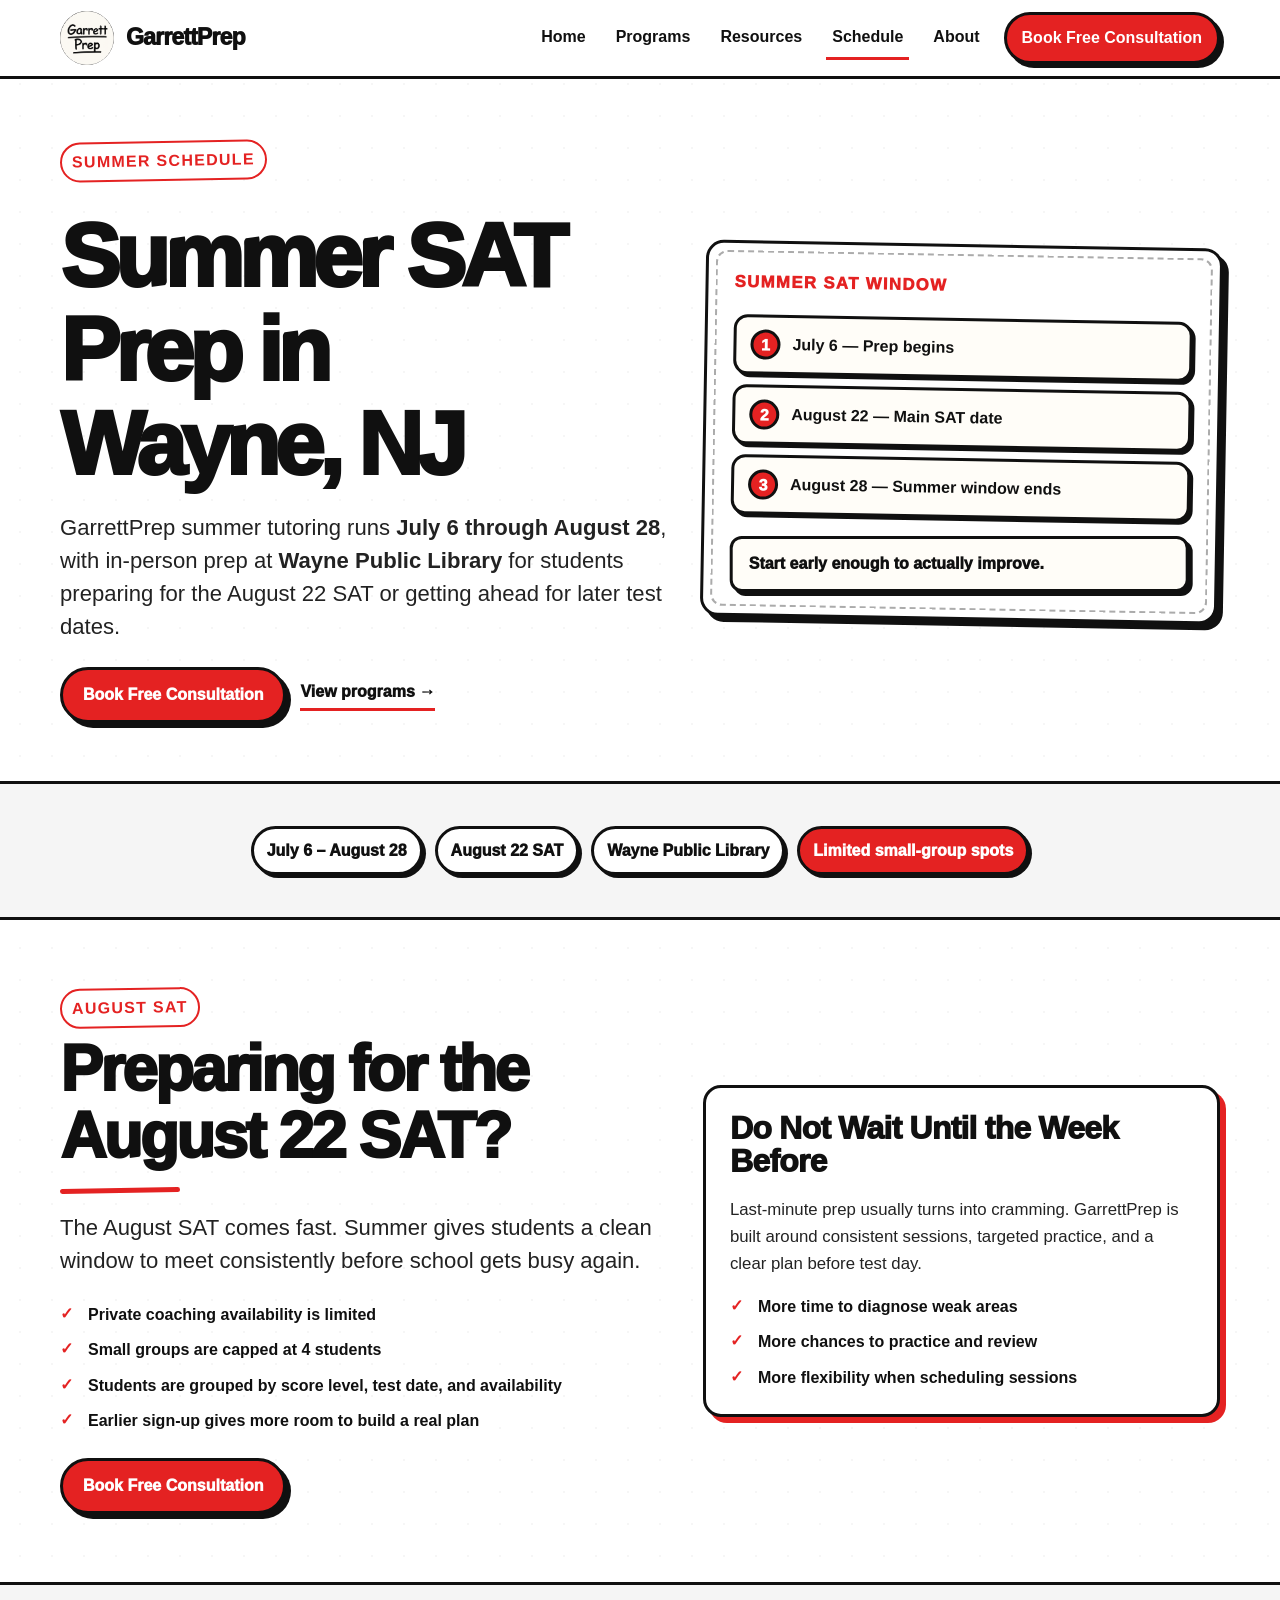
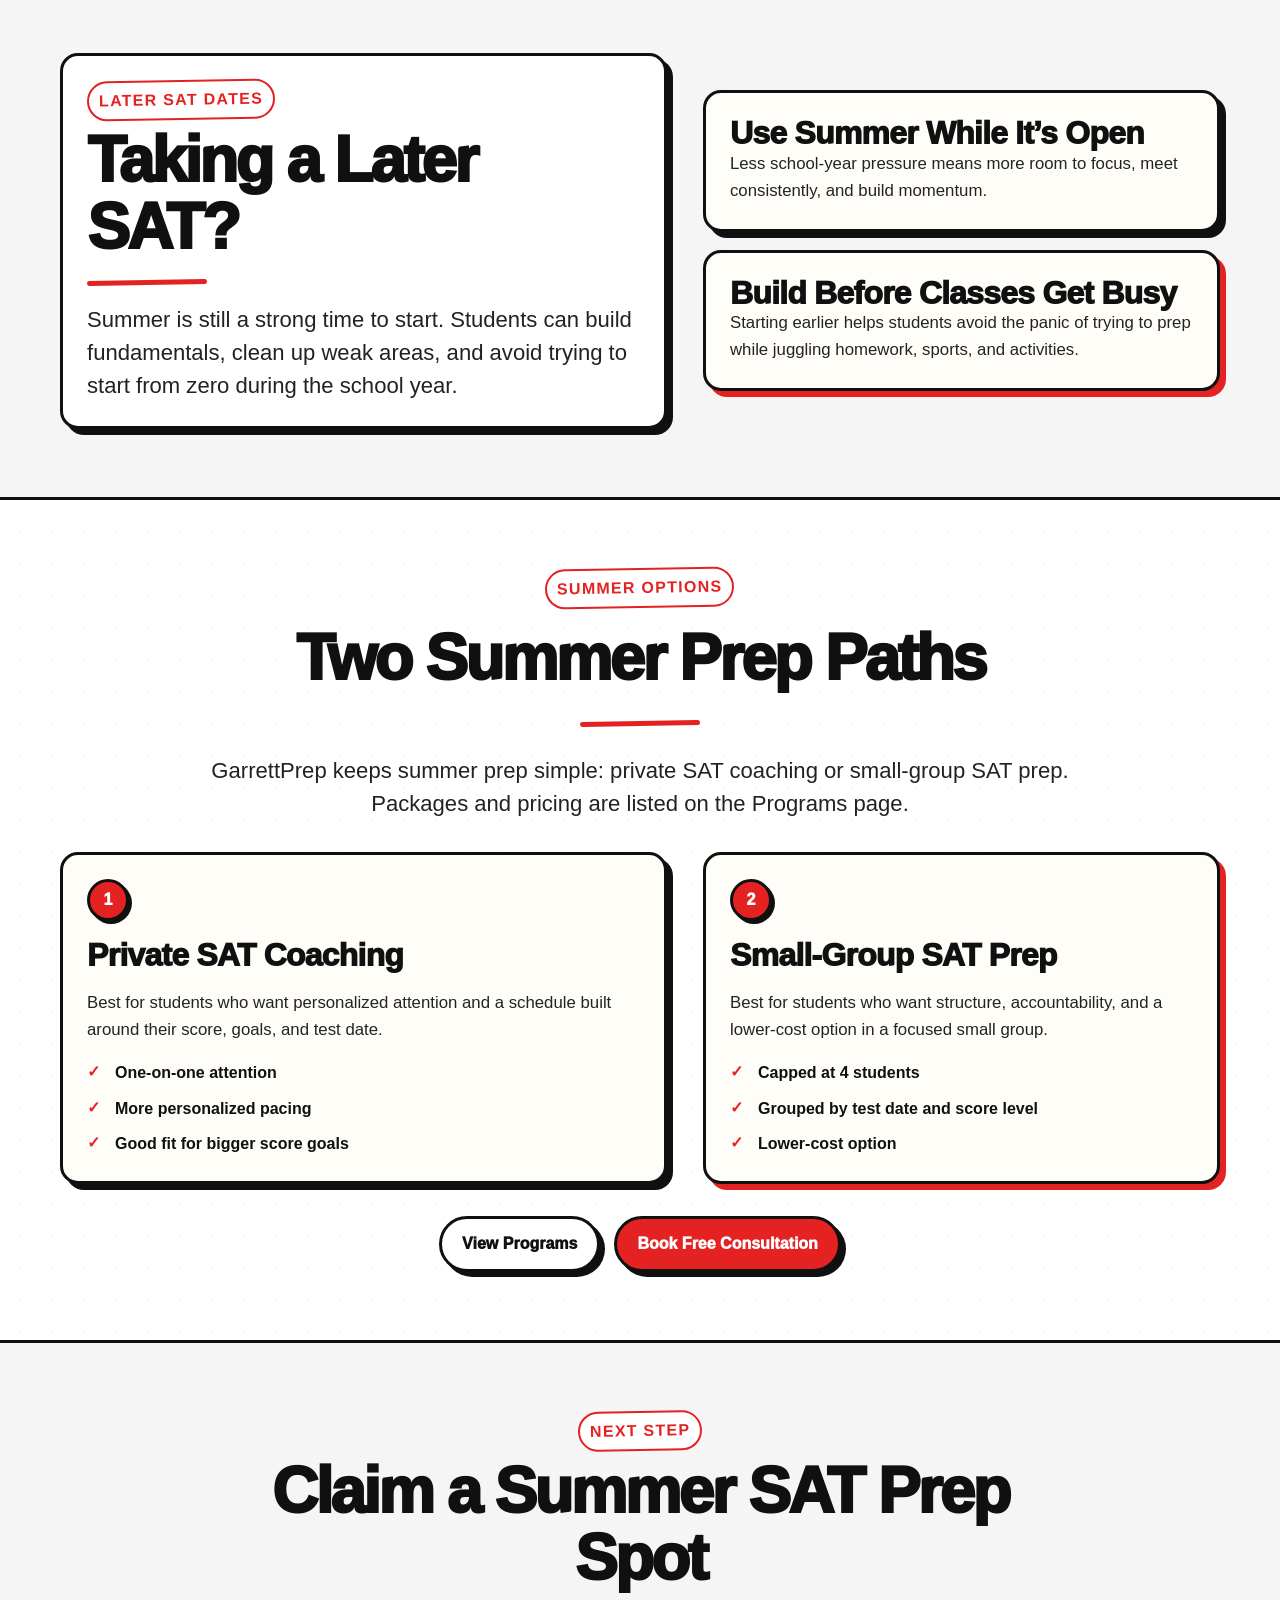
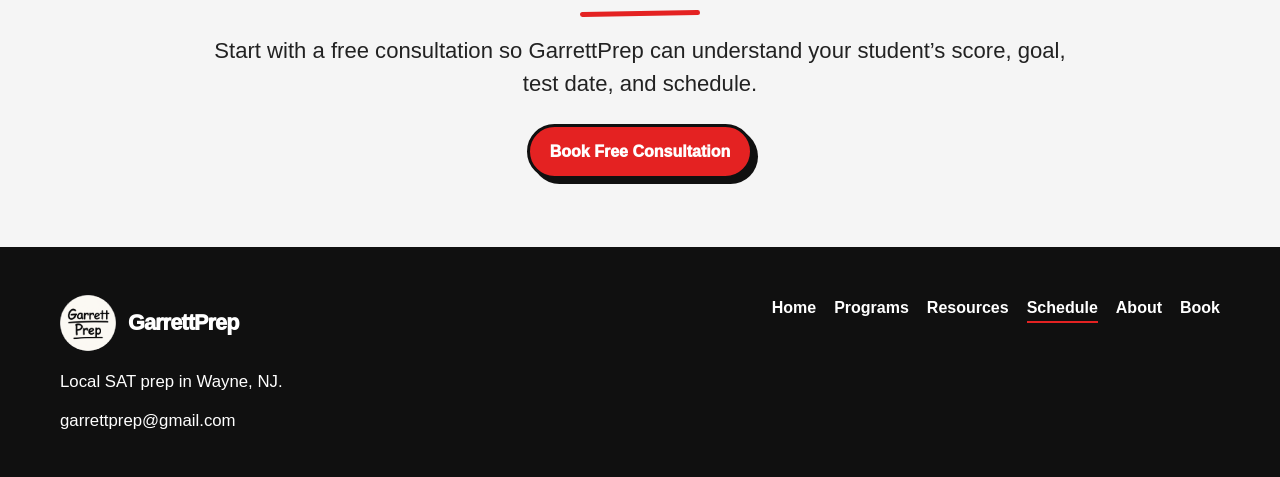
<file: summer.html>
<!DOCTYPE html>
<html lang="en">
<head>
  <meta charset="UTF-8" />
  <meta name="viewport" content="width=device-width, initial-scale=1.0" />

  <title>Summer Schedule | GarrettPrep</title>
  <meta
    name="description"
    content="GarrettPrep summer SAT prep in Wayne, NJ runs July 6 through August 28 for the August 22 SAT and later SAT dates."
  />

  <link rel="icon" type="image/png" href="favicon.png" />
  <link rel="stylesheet" href="styles.css" />
</head>

<body>
  <div class="page">
    <header class="site-header has-mobile-menu">
      <div class="container nav">
        <a class="brand" href="index.html" aria-label="GarrettPrep home">
          <img src="images/Garrettprep whiteboard logo.png" alt="GarrettPrep logo" />
          <span>GarrettPrep</span>
        </a>

        <button
          class="mobile-nav-toggle"
          type="button"
          aria-label="Open navigation menu"
          aria-controls="primary-navigation"
          aria-expanded="false"
        >
          ☰
        </button>

        <nav id="primary-navigation" class="nav-links" aria-label="Main navigation">
          <a href="index.html">Home</a>
          <a href="programs.html">Programs</a>
          <a href="resources.html">Resources</a>
          <a href="summer.html">Schedule</a>
          <a href="about.html">About</a>
          <a class="nav-cta" href="book.html">Book Free Consultation</a>
        </nav>
      </div>
    </header>

    <main>
      <section class="opening">
        <div class="container grid-2">
          <div class="opening-copy">
            <span class="eyebrow">Summer Schedule</span>

            <h1>
              Summer SAT Prep in
              <span class="marker-underline">Wayne, NJ</span>
            </h1>

            <p class="lead">
              GarrettPrep summer tutoring runs <strong>July 6 through August 28</strong>,
              with in-person prep at <strong>Wayne Public Library</strong> for students
              preparing for the August 22 SAT or getting ahead for later test dates.
            </p>

            <div class="btn-row hero-actions">
              <a class="btn btn-primary" href="book.html">Book Free Consultation</a>
              <a class="text-link" href="programs.html">View programs →</a>
            </div>
          </div>

          <div class="hero-board sketch">
            <p class="doodle-small">Summer SAT Window</p>

            <div class="mini-plan-grid">
              <div class="mini-plan">
                <span>1</span>
                <strong>July 6 — Prep begins</strong>
              </div>

              <div class="mini-plan">
                <span>2</span>
                <strong>August 22 — Main SAT date</strong>
              </div>

              <div class="mini-plan">
                <span>3</span>
                <strong>August 28 — Summer window ends</strong>
              </div>
            </div>

            <div class="note">Start early enough to actually improve.</div>
          </div>
        </div>
      </section>

      <section class="section-tight section-gray">
        <div class="container">
          <div class="cred-strip">
            <span class="badge">July 6 – August 28</span>
            <span class="badge">August 22 SAT</span>
            <span class="badge">Wayne Public Library</span>
            <span class="badge badge-red">Limited small-group spots</span>
          </div>
        </div>
      </section>

      <section class="section">
        <div class="container grid-2">
          <div>
            <span class="eyebrow">August SAT</span>

            <h2>Preparing for the August 22 SAT?</h2>

            <div class="kicker-line"></div>

            <p class="lead">
              The August SAT comes fast. Summer gives students a clean window to meet
              consistently before school gets busy again.
            </p>

            <ul class="card-list mt-24">
              <li>Private coaching availability is limited</li>
              <li>Small groups are capped at 4 students</li>
              <li>Students are grouped by score level, test date, and availability</li>
              <li>Earlier sign-up gives more room to build a real plan</li>
            </ul>

            <div class="btn-row mt-24">
              <a class="btn btn-primary" href="book.html">Book Free Consultation</a>
            </div>
          </div>

          <div class="card card-red">
            <h3>Do Not Wait Until the Week Before</h3>

            <p class="mt-18">
              Last-minute prep usually turns into cramming. GarrettPrep is built around
              consistent sessions, targeted practice, and a clear plan before test day.
            </p>

            <ul class="card-list">
              <li>More time to diagnose weak areas</li>
              <li>More chances to practice and review</li>
              <li>More flexibility when scheduling sessions</li>
            </ul>
          </div>
        </div>
      </section>

      <section class="section section-gray">
        <div class="container grid-2">
          <div class="card">
            <span class="eyebrow">Later SAT Dates</span>

            <h2>Taking a Later SAT?</h2>

            <div class="kicker-line"></div>

            <p class="lead">
              Summer is still a strong time to start. Students can build fundamentals,
              clean up weak areas, and avoid trying to start from zero during the school year.
            </p>
          </div>

          <div class="stack">
            <article class="card card-soft">
              <h3>Use Summer While It’s Open</h3>
              <p>
                Less school-year pressure means more room to focus, meet consistently,
                and build momentum.
              </p>
            </article>

            <article class="card card-soft card-red">
              <h3>Build Before Classes Get Busy</h3>
              <p>
                Starting earlier helps students avoid the panic of trying to prep while
                juggling homework, sports, and activities.
              </p>
            </article>
          </div>
        </div>
      </section>

      <section class="section">
        <div class="container">
          <div class="section-header center max-860 mx-auto">
            <span class="eyebrow">Summer Options</span>

            <h2>Two Summer Prep Paths</h2>

            <div class="kicker-line centered"></div>

            <p class="lead">
              GarrettPrep keeps summer prep simple: private SAT coaching or small-group
              SAT prep. Packages and pricing are listed on the Programs page.
            </p>
          </div>

          <div class="grid-2 mt-32">
            <article class="card card-soft">
              <div class="feature-number">1</div>

              <h3 class="mt-18">Private SAT Coaching</h3>

              <p class="mt-18">
                Best for students who want personalized attention and a schedule built
                around their score, goals, and test date.
              </p>

              <ul class="card-list">
                <li>One-on-one attention</li>
                <li>More personalized pacing</li>
                <li>Good fit for bigger score goals</li>
              </ul>
            </article>

            <article class="card card-soft card-red">
              <div class="feature-number">2</div>

              <h3 class="mt-18">Small-Group SAT Prep</h3>

              <p class="mt-18">
                Best for students who want structure, accountability, and a lower-cost
                option in a focused small group.
              </p>

              <ul class="card-list">
                <li>Capped at 4 students</li>
                <li>Grouped by test date and score level</li>
                <li>Lower-cost option</li>
              </ul>
            </article>
          </div>

          <div class="btn-row mt-32 center-row">
            <a class="btn" href="programs.html">View Programs</a>
            <a class="btn btn-primary" href="book.html">Book Free Consultation</a>
          </div>
        </div>
      </section>

      <section class="section section-gray">
        <div class="container center">
          <div class="max-860 mx-auto">
            <span class="eyebrow">Next Step</span>

            <h2>Claim a Summer SAT Prep Spot</h2>

            <div class="kicker-line centered"></div>

            <p class="lead">
              Start with a free consultation so GarrettPrep can understand your student’s
              score, goal, test date, and schedule.
            </p>

            <div class="btn-row mt-24 center-row">
              <a class="btn btn-primary" href="book.html">Book Free Consultation</a>
            </div>
          </div>
        </div>
      </section>
    </main>

    <footer class="site-footer">
      <div class="container footer-grid">
        <div class="footer-copy">
          <div class="footer-brand">
            <img src="images/Garrettprep whiteboard logo.png" alt="GarrettPrep logo" />
            <span>GarrettPrep</span>
          </div>

          <p class="mt-18">Local SAT prep in Wayne, NJ.</p>

          <p class="mt-12">
            <a href="mailto:garrettprep@gmail.com">garrettprep@gmail.com</a>
          </p>
        </div>

        <nav class="footer-links" aria-label="Footer navigation">
          <a href="index.html">Home</a>
          <a href="programs.html">Programs</a>
          <a href="resources.html">Resources</a>
          <a href="summer.html">Schedule</a>
          <a href="about.html">About</a>
          <a href="book.html">Book</a>
        </nav>
      </div>
    </footer>
  </div>

  <script src="script.js"></script>
</body>
</html>
</file>
<file: styles.css>
/* =========================================================
   GarrettPrep Website Styles
   File: styles.css

   Image filenames to use in HTML:
   images/Garrettprep whiteboard logo.png
   images/profile photo clipped.JPG
   ========================================================= */

/* -----------------------------
   Global Reset
----------------------------- */

* {
  box-sizing: border-box;
}

html {
  scroll-behavior: auto;
}

body {
  margin: 0;
  background: #ffffff;
  color: #101010;
  font-family: "Trebuchet MS", Arial, sans-serif;
  line-height: 1.6;
}

body.nav-open {
  overflow: hidden;
}

img {
  max-width: 100%;
  display: block;
}

a {
  color: inherit;
  text-decoration: none;
}

button,
input,
textarea,
select {
  font: inherit;
}

/* -----------------------------
   Brand Variables
----------------------------- */

:root {
  --black: #101010;
  --white: #ffffff;
  --red: #e42222;
  --gray: #f5f5f5;
  --gray-dark: #444444;
  --paper: #fffdf8;
  --border: 3px solid #101010;
  --radius: 18px;
  --shadow: 6px 6px 0 #101010;
  --shadow-red: 6px 6px 0 #e42222;
  --max-width: 1160px;
}

/* -----------------------------
   Layout Helpers
----------------------------- */

.page {
  min-height: 100vh;
  background:
    radial-gradient(circle at 20px 20px, rgba(0, 0, 0, 0.035) 1px, transparent 1px),
    #ffffff;
  background-size: 32px 32px;
}

.container {
  width: min(var(--max-width), calc(100% - 32px));
  margin: 0 auto;
}

.section {
  padding: 68px 0;
}

.section-tight {
  padding: 42px 0;
}

.section-gray {
  background: var(--gray);
  border-top: var(--border);
  border-bottom: var(--border);
}

.grid-2 {
  display: grid;
  grid-template-columns: 1.08fr 0.92fr;
  gap: 36px;
  align-items: center;
}

.grid-3 {
  display: grid;
  grid-template-columns: repeat(3, 1fr);
  gap: 22px;
}

.grid-4 {
  display: grid;
  grid-template-columns: repeat(4, 1fr);
  gap: 18px;
}

.stack {
  display: grid;
  gap: 18px;
}

.center {
  text-align: center;
}

.center-row {
  justify-content: center;
}

.section-header {
  display: grid;
  gap: 10px;
}

.max-760 {
  max-width: 760px;
}

.max-860 {
  max-width: 860px;
}

.mx-auto {
  margin-left: auto;
  margin-right: auto;
}

/* -----------------------------
   Typography
----------------------------- */

.eyebrow {
  display: inline-block;
  width: fit-content;
  font-weight: 900;
  text-transform: uppercase;
  letter-spacing: 0.08em;
  color: var(--red);
  border: 2px solid var(--red);
  padding: 5px 10px;
  border-radius: 999px;
  background: #ffffff;
  transform: rotate(-1deg);
  margin-bottom: 8px;
}

.center .eyebrow,
.section-header.center .eyebrow {
  margin-left: auto;
  margin-right: auto;
}

h1,
h2,
h3,
h4 {
  margin: 0;
  line-height: 1.05;
  color: var(--black);
}

h1 {
  font-size: clamp(2.65rem, 7vw, 5.7rem);
  letter-spacing: -0.06em;
  font-weight: 1000;
}

h2 {
  font-size: clamp(2rem, 5vw, 4rem);
  letter-spacing: -0.045em;
  font-weight: 1000;
}

h3 {
  font-size: clamp(1.35rem, 3vw, 2rem);
  letter-spacing: -0.025em;
  font-weight: 1000;
}

h4 {
  font-size: 1.1rem;
  font-weight: 1000;
}

p {
  margin: 0;
  font-size: 1.05rem;
  color: #232323;
}

.lead {
  font-size: clamp(1.1rem, 2vw, 1.38rem);
  line-height: 1.5;
  color: #222222;
}

.small {
  font-size: 0.92rem;
  color: var(--gray-dark);
}

.marker {
  font-weight: 1000;
  letter-spacing: -0.04em;
}

.red {
  color: var(--red);
}

.marker-underline {
  position: relative;
  display: inline-block;
}

.marker-underline::after {
  content: "";
  position: absolute;
  left: 0;
  right: 0;
  bottom: 0.02em;
  height: 0.22em;
  background: rgba(228, 34, 34, 0.25);
  z-index: -1;
  transform: rotate(-1deg);
  border-radius: 999px;
}

/* -----------------------------
   Navigation
----------------------------- */

.site-header {
  position: sticky;
  top: 0;
  z-index: 100;
  background: rgba(255, 255, 255, 0.97);
  border-bottom: var(--border);
}

.nav {
  min-height: 76px;
  display: flex;
  align-items: center;
  justify-content: space-between;
  gap: 18px;
}

.brand {
  display: flex;
  align-items: center;
  gap: 12px;
  font-weight: 1000;
  letter-spacing: -0.04em;
  font-size: 1.45rem;
  flex-shrink: 0;
}

.brand img {
  width: 54px;
  height: 54px;
  object-fit: contain;
  border-radius: 999px;
}

.mobile-nav-toggle {
  display: none;
  width: 46px;
  height: 42px;
  border: 3px solid var(--black);
  border-radius: 12px;
  background: var(--white);
  color: var(--black);
  box-shadow: 3px 3px 0 var(--black);
  font-size: 1.55rem;
  font-weight: 1000;
  line-height: 1;
  cursor: pointer;
}

.nav-links {
  display: flex;
  align-items: center;
  gap: 18px;
  font-weight: 900;
}

.nav-links a {
  padding: 8px 6px;
  border-bottom: 3px solid transparent;
}

.nav-links a:hover,
.nav-links a.active {
  border-bottom-color: var(--red);
}

.nav-cta {
  padding: 10px 15px !important;
  border: 3px solid var(--black) !important;
  border-radius: 999px;
  background: var(--red);
  color: var(--white);
  box-shadow: 4px 4px 0 var(--black);
  transition: none;
}

.nav-cta:hover {
  transform: translate(2px, 2px);
  box-shadow: 2px 2px 0 var(--black);
}

/* -----------------------------
   Buttons
----------------------------- */

.btn-row {
  display: flex;
  flex-wrap: wrap;
  gap: 14px;
  align-items: center;
}

.btn {
  display: inline-flex;
  align-items: center;
  justify-content: center;
  min-height: 48px;
  padding: 12px 20px;
  border: 3px solid var(--black);
  border-radius: 999px;
  font-weight: 1000;
  background: var(--white);
  color: var(--black);
  box-shadow: 5px 5px 0 var(--black);
  cursor: pointer;
  text-align: center;
}

.btn:hover {
  transform: translate(2px, 2px);
  box-shadow: 3px 3px 0 var(--black);
}

.btn-primary,
.primary-btn {
  background: var(--red);
  color: var(--white);
}

.btn-dark {
  background: var(--black);
  color: var(--white);
}

.btn-disabled {
  background: #eeeeee;
  color: #777777;
  cursor: not-allowed;
  box-shadow: none;
}

.btn-disabled:hover {
  transform: none;
  box-shadow: none;
}

.text-link {
  font-weight: 1000;
  border-bottom: 3px solid var(--red);
  padding-bottom: 3px;
}

/* -----------------------------
   Cards / Whiteboard Elements
----------------------------- */

.card {
  background: var(--white);
  border: var(--border);
  border-radius: var(--radius);
  padding: 24px;
  box-shadow: var(--shadow);
}

.card-red {
  box-shadow: var(--shadow-red);
}

.card-soft {
  background: var(--paper);
}

.sketch {
  position: relative;
  border: var(--border);
  border-radius: var(--radius);
  background: var(--white);
  box-shadow: var(--shadow);
}

.sketch::before {
  content: "";
  position: absolute;
  inset: 7px;
  border: 2px dashed rgba(16, 16, 16, 0.35);
  border-radius: calc(var(--radius) - 6px);
  pointer-events: none;
}

.note {
  display: inline-block;
  background: var(--paper);
  border: var(--border);
  border-radius: 12px;
  padding: 12px 16px;
  box-shadow: 4px 4px 0 var(--black);
  font-weight: 1000;
  transform: rotate(-1deg);
}

.badge {
  display: inline-flex;
  align-items: center;
  gap: 8px;
  border: 3px solid var(--black);
  border-radius: 999px;
  padding: 9px 13px;
  background: var(--white);
  font-weight: 1000;
  box-shadow: 3px 3px 0 var(--black);
}

.badge-red {
  background: var(--red);
  color: var(--white);
}

.badge-outline-red {
  border-color: var(--red);
  color: var(--red);
}

.status {
  display: inline-block;
  border: 3px solid var(--red);
  color: var(--red);
  padding: 5px 10px;
  border-radius: 999px;
  font-weight: 1000;
  text-transform: uppercase;
  letter-spacing: 0.05em;
  background: #fff;
}

.price {
  font-size: clamp(2.1rem, 5vw, 3.7rem);
  line-height: 1;
  font-weight: 1000;
  letter-spacing: -0.06em;
  margin: 12px 0;
}

.price-sub {
  font-weight: 1000;
  color: #222;
}

.card-list {
  list-style: none;
  padding: 0;
  margin: 16px 0 0;
  display: grid;
  gap: 10px;
}

.card-list li {
  position: relative;
  padding-left: 28px;
  font-weight: 800;
}

.card-list li::before {
  content: "✓";
  position: absolute;
  left: 0;
  top: -1px;
  color: var(--red);
  font-weight: 1000;
}

/* -----------------------------
   Hero / Opening Sections
----------------------------- */

.opening {
  padding: 62px 0 58px;
}

.opening-copy {
  display: grid;
  gap: 20px;
}

.hero-actions {
  margin-top: 4px;
}

.hero-board {
  min-height: 360px;
  padding: 26px;
  display: grid;
  align-content: center;
  gap: 18px;
  transform: rotate(1deg);
}

.score-card {
  border: var(--border);
  border-radius: 18px;
  padding: 18px;
  background: #fff;
  box-shadow: 5px 5px 0 var(--black);
}

.score-row {
  display: flex;
  align-items: center;
  justify-content: space-between;
  gap: 16px;
  font-weight: 1000;
  font-size: 1.25rem;
}

.score-arrow {
  font-size: 2rem;
  color: var(--red);
  font-weight: 1000;
}

.doodle-big {
  font-size: clamp(3rem, 9vw, 6rem);
  font-weight: 1000;
  line-height: 0.9;
  letter-spacing: -0.08em;
}

.doodle-small {
  font-weight: 1000;
  color: var(--red);
  text-transform: uppercase;
  letter-spacing: 0.08em;
}

.mini-plan-grid {
  display: grid;
  gap: 10px;
}

.mini-plan {
  display: flex;
  align-items: center;
  gap: 12px;
  border: 3px solid var(--black);
  border-radius: 14px;
  background: var(--paper);
  padding: 12px 14px;
  font-weight: 1000;
  box-shadow: 3px 3px 0 var(--black);
}

.mini-plan span {
  width: 30px;
  height: 30px;
  display: grid;
  place-items: center;
  border: 3px solid var(--black);
  border-radius: 999px;
  background: var(--red);
  color: var(--white);
}

/* -----------------------------
   Strips / Feature Blocks
----------------------------- */

.cred-strip {
  display: flex;
  flex-wrap: wrap;
  gap: 12px;
  justify-content: center;
}

.feature-card {
  min-height: 190px;
  display: grid;
  align-content: start;
  gap: 12px;
}

.feature-number {
  width: 42px;
  height: 42px;
  display: grid;
  place-items: center;
  border: 3px solid var(--black);
  border-radius: 999px;
  background: var(--red);
  color: var(--white);
  font-weight: 1000;
  box-shadow: 3px 3px 0 var(--black);
}

/* -----------------------------
   Resource Preview
----------------------------- */

.resource-card {
  display: grid;
  gap: 12px;
  align-content: start;
}

.resource-tag {
  width: fit-content;
  display: inline-block;
  border: 3px solid var(--red);
  border-radius: 999px;
  color: var(--red);
  background: #fff;
  font-weight: 1000;
  text-transform: uppercase;
  letter-spacing: 0.05em;
  padding: 4px 10px;
  font-size: 0.85rem;
}

.resource-tag.muted {
  border-color: var(--black);
  color: var(--black);
  background: var(--paper);
}

/* -----------------------------
   Timeline
----------------------------- */

.timeline {
  display: grid;
  gap: 18px;
  margin-top: 28px;
}

.timeline-item {
  display: grid;
  grid-template-columns: 150px 1fr;
  gap: 18px;
  align-items: stretch;
}

.timeline-date {
  display: grid;
  place-items: center;
  text-align: center;
  background: var(--black);
  color: var(--white);
  border: var(--border);
  border-radius: var(--radius);
  padding: 14px;
  font-weight: 1000;
}

.timeline-content {
  padding: 20px;
}

/* -----------------------------
   Testimonial Placeholder
----------------------------- */

.testimonial {
  position: relative;
  max-width: 780px;
  margin: 0 auto;
  text-align: center;
}

.quote-mark {
  font-size: 5rem;
  line-height: 0.8;
  color: var(--red);
  font-weight: 1000;
}

/* -----------------------------
   About Page
----------------------------- */

.headshot-frame {
  border: var(--border);
  border-radius: 28px;
  padding: 12px;
  background: var(--white);
  box-shadow: var(--shadow);
  transform: rotate(1deg);
}

.headshot-frame img {
  border-radius: 20px;
  width: 100%;
  aspect-ratio: 1 / 1;
  object-fit: cover;
  filter: none;
}

.placeholder-photo {
  min-height: 320px;
  display: grid;
  place-items: center;
  border: var(--border);
  border-radius: 20px;
  background: var(--gray);
  font-weight: 1000;
  text-align: center;
  padding: 24px;
}

/* -----------------------------
   Form Embed
----------------------------- */

.form-frame {
  border: var(--border);
  border-radius: var(--radius);
  padding: 14px;
  background: var(--white);
  box-shadow: var(--shadow);
}

.form-frame iframe {
  width: 100%;
  min-height: 1200px;
  border: 0;
  border-radius: 12px;
}

/* -----------------------------
   Footer
----------------------------- */

.site-footer {
  border-top: var(--border);
  background: var(--black);
  color: var(--white);
  padding: 42px 0;
}

.footer-grid {
  display: grid;
  grid-template-columns: 1.2fr 1fr;
  gap: 26px;
  align-items: start;
}

.footer-brand {
  display: flex;
  align-items: center;
  gap: 12px;
  font-size: 1.35rem;
  font-weight: 1000;
  letter-spacing: -0.04em;
}

.footer-brand img {
  width: 56px;
  height: 56px;
  object-fit: contain;
  border-radius: 999px;
  background: var(--white);
}

.footer-copy,
.footer-copy p,
.footer-copy a {
  color: #ffffff;
}

.footer-links {
  display: flex;
  flex-wrap: wrap;
  gap: 12px 18px;
  justify-content: flex-end;
  font-weight: 900;
}

.footer-links a {
  border-bottom: 2px solid transparent;
}

.footer-links a:hover,
.footer-links a.active {
  border-bottom-color: var(--red);
}

/* -----------------------------
   Utilities
----------------------------- */

.mt-12 { margin-top: 12px; }
.mt-18 { margin-top: 18px; }
.mt-24 { margin-top: 24px; }
.mt-32 { margin-top: 32px; }
.mt-42 { margin-top: 42px; }

.mb-0 { margin-bottom: 0; }

.rotate-left {
  transform: rotate(-1deg);
}

.rotate-right {
  transform: rotate(1deg);
}

.red-circle {
  position: relative;
  display: inline-block;
}

.red-circle::after {
  content: "";
  position: absolute;
  inset: -8px -12px;
  border: 4px solid var(--red);
  border-radius: 999px;
  transform: rotate(-3deg);
  pointer-events: none;
}

.x-mark {
  color: var(--red);
  font-weight: 1000;
}

.kicker-line {
  height: 5px;
  width: 120px;
  background: var(--red);
  border-radius: 999px;
  margin: 18px 0;
  transform: rotate(-1deg);
}

.kicker-line.centered {
  margin-left: auto;
  margin-right: auto;
}

/* -----------------------------
   Responsive
----------------------------- */

@media (max-width: 980px) {
  .grid-2,
  .footer-grid {
    grid-template-columns: 1fr;
  }

  .grid-3,
  .grid-4 {
    grid-template-columns: repeat(2, 1fr);
  }

  .nav {
    align-items: flex-start;
    flex-direction: column;
    padding: 14px 0;
  }

  .nav-links {
    width: 100%;
    flex-wrap: wrap;
    gap: 10px 14px;
  }

  .nav-cta {
    margin-top: 4px;
  }

  .footer-links {
    justify-content: flex-start;
  }

  .hero-board {
    min-height: 300px;
  }
}

@media (max-width: 900px) {
  .has-mobile-menu .nav {
    min-height: 66px;
    flex-direction: row;
    align-items: center;
    flex-wrap: wrap;
    padding: 8px 0;
  }

  .has-mobile-menu .mobile-nav-toggle {
    display: inline-grid;
    place-items: center;
  }

  .has-mobile-menu .nav-links {
    display: none;
    width: 100%;
    flex-direction: column;
    align-items: stretch;
    gap: 10px;
    padding: 12px 0 16px;
    border-top: 2px dashed rgba(16, 16, 16, 0.35);
  }

  .has-mobile-menu .nav-links.is-open {
    display: flex;
  }

  .has-mobile-menu .nav-links a {
    width: 100%;
    padding: 12px 14px;
    border: 3px solid var(--black);
    border-radius: 14px;
    background: var(--white);
    box-shadow: 3px 3px 0 var(--black);
  }

  .has-mobile-menu .nav-links a.active {
    border-color: var(--red);
  }

  .has-mobile-menu .nav-cta {
    margin-top: 4px;
    text-align: center;
  }
}

@media (max-width: 640px) {
  .container {
    width: min(100% - 22px, var(--max-width));
  }

  .section {
    padding: 48px 0;
  }

  .section-tight {
    padding: 34px 0;
  }

  .opening {
    padding: 36px 0 42px;
  }

  h1 {
    font-size: clamp(2.45rem, 12vw, 3.85rem);
    line-height: 0.95;
  }

  h2 {
    font-size: clamp(2rem, 9vw, 3rem);
  }

  .lead {
    font-size: 1.08rem;
    line-height: 1.55;
  }

  .grid-3,
  .grid-4 {
    grid-template-columns: 1fr;
  }

  .card {
    padding: 20px;
    box-shadow: 4px 4px 0 var(--black);
  }

  .btn-row {
    flex-direction: column;
    align-items: stretch;
  }

  .btn {
    width: 100%;
    min-height: 46px;
    padding: 11px 18px;
    box-shadow: 4px 4px 0 var(--black);
  }

  .hero-actions {
    align-items: flex-start;
  }

  .hero-actions .text-link {
    width: fit-content;
    margin-top: 2px;
  }

  .brand {
    font-size: 1.25rem;
  }

  .brand img {
    width: 46px;
    height: 46px;
  }

  .mobile-nav-toggle {
    width: 44px;
    height: 40px;
  }

  .hero-board {
    min-height: 0;
    padding: 20px;
    gap: 14px;
    transform: rotate(0deg);
  }

  .score-card {
    padding: 16px;
    box-shadow: 4px 4px 0 var(--black);
  }

  .score-row {
    flex-direction: column;
    align-items: flex-start;
  }

  .mini-plan {
    padding: 10px 12px;
  }

  .cred-strip {
    justify-content: flex-start;
  }

  .badge {
    box-shadow: 2px 2px 0 var(--black);
  }

  .timeline-item {
    grid-template-columns: 1fr;
  }

  .form-frame iframe {
    min-height: 1450px;
  }

  .footer-grid {
    gap: 22px;
  }
}

@media (max-width: 900px) {
  .has-mobile-menu .nav-links .nav-cta {
    background: var(--red);
    color: var(--white);
    text-align: center;
    border-color: var(--black);
  }

  .has-mobile-menu .nav-links .nav-cta.active {
    background: var(--red);
    color: var(--white);
    border-color: var(--black);
  }
}
</file>
